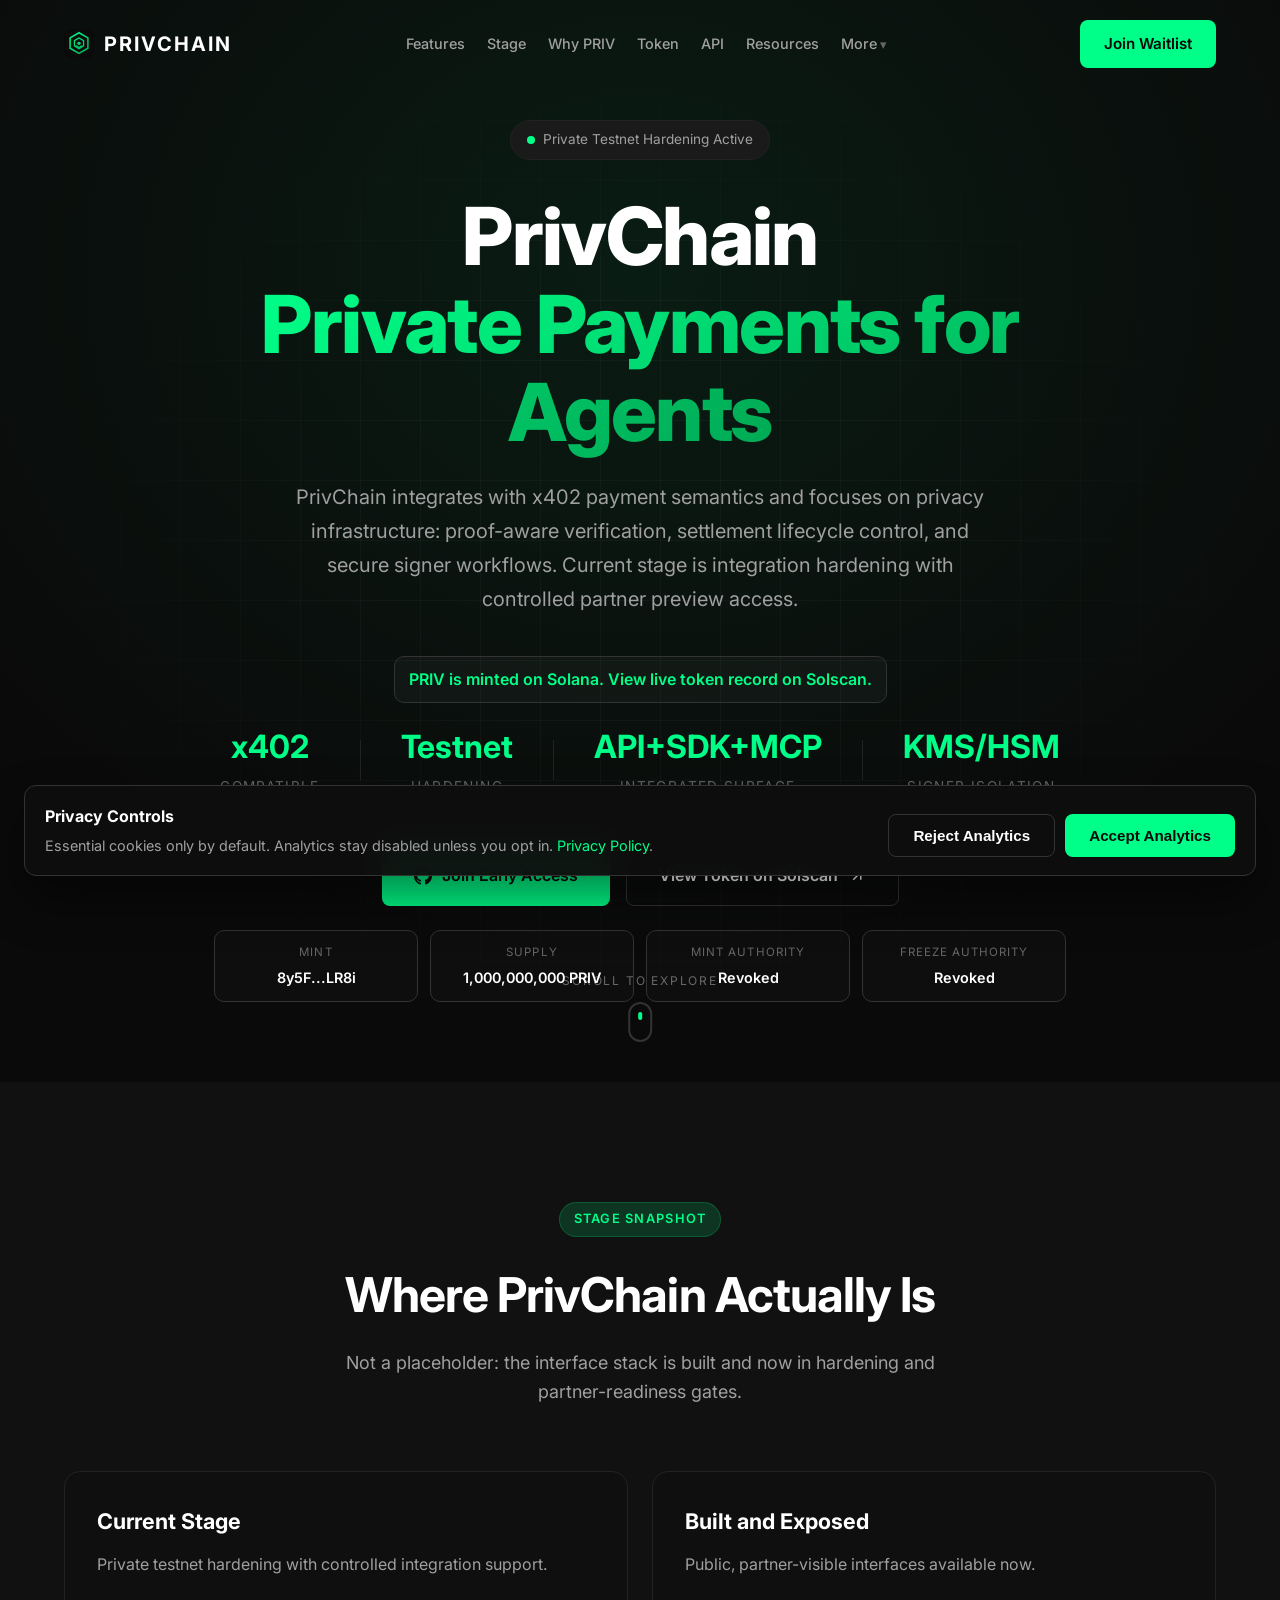
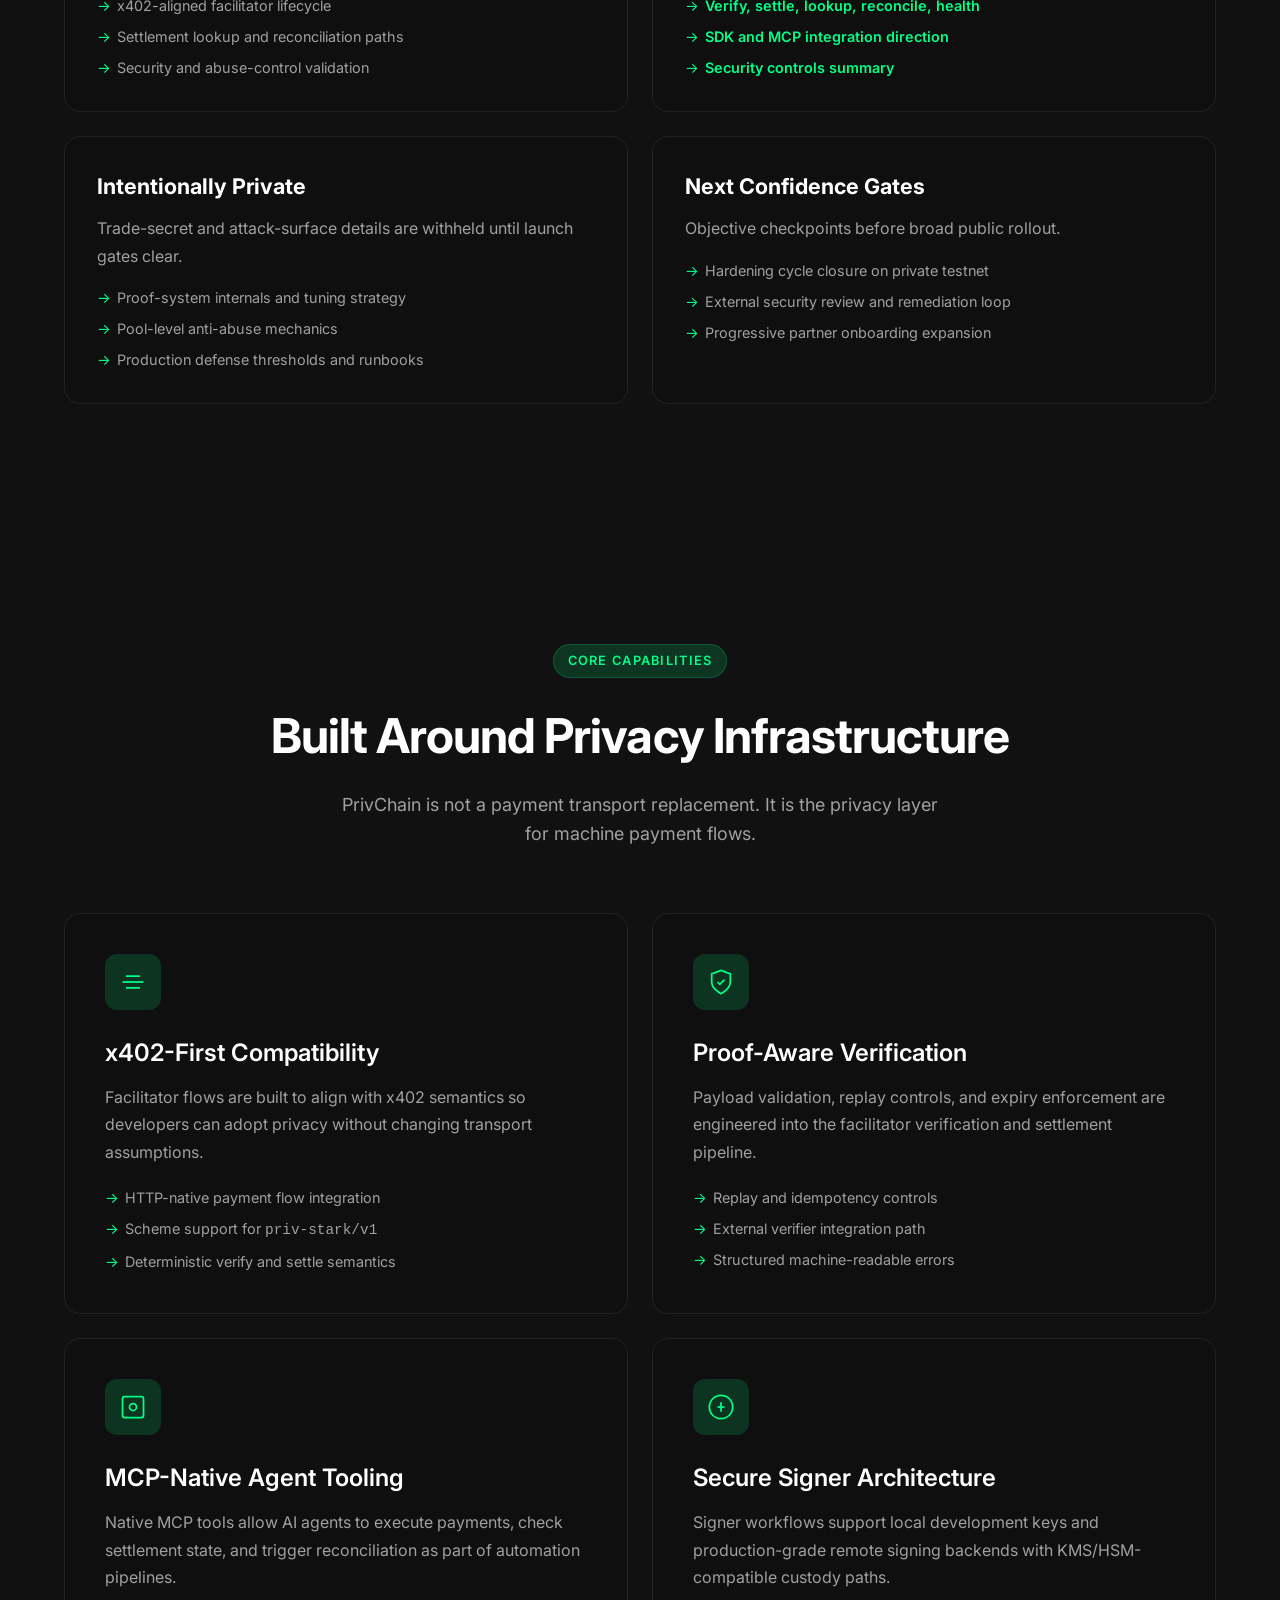
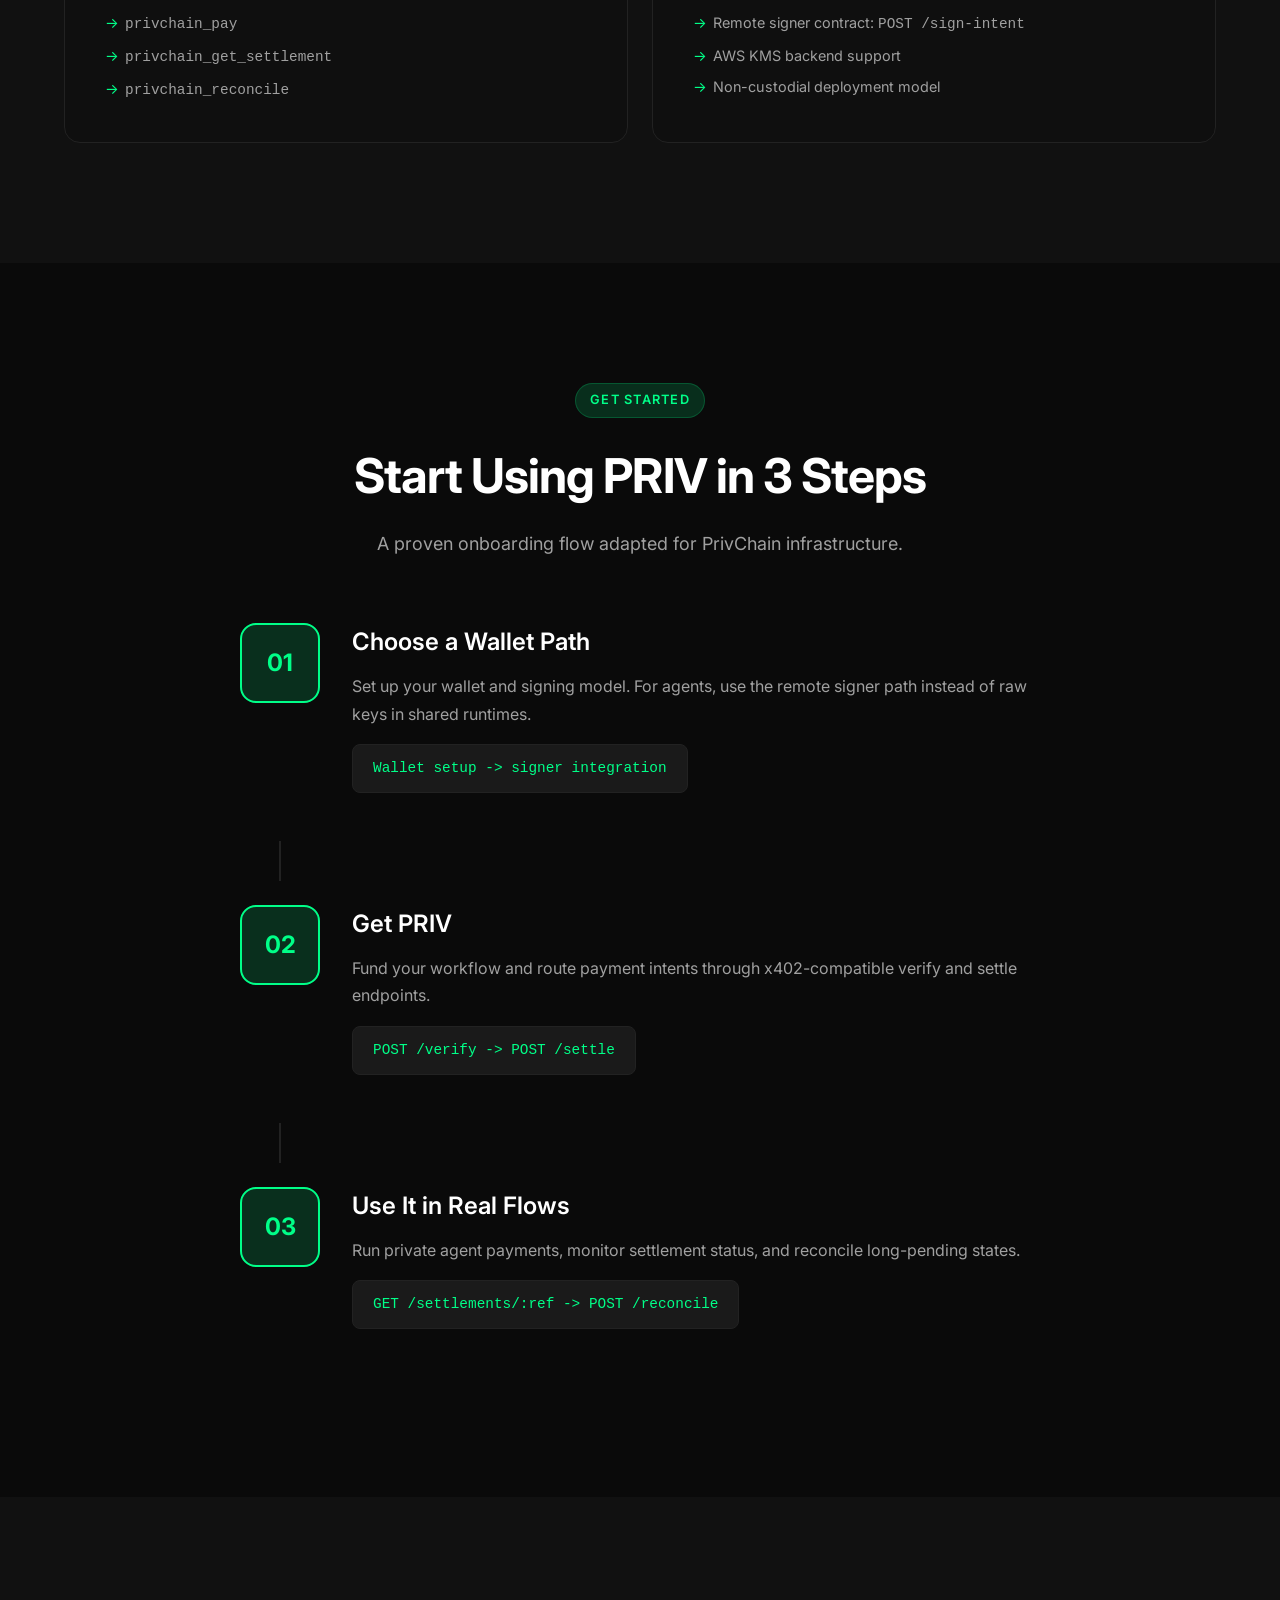
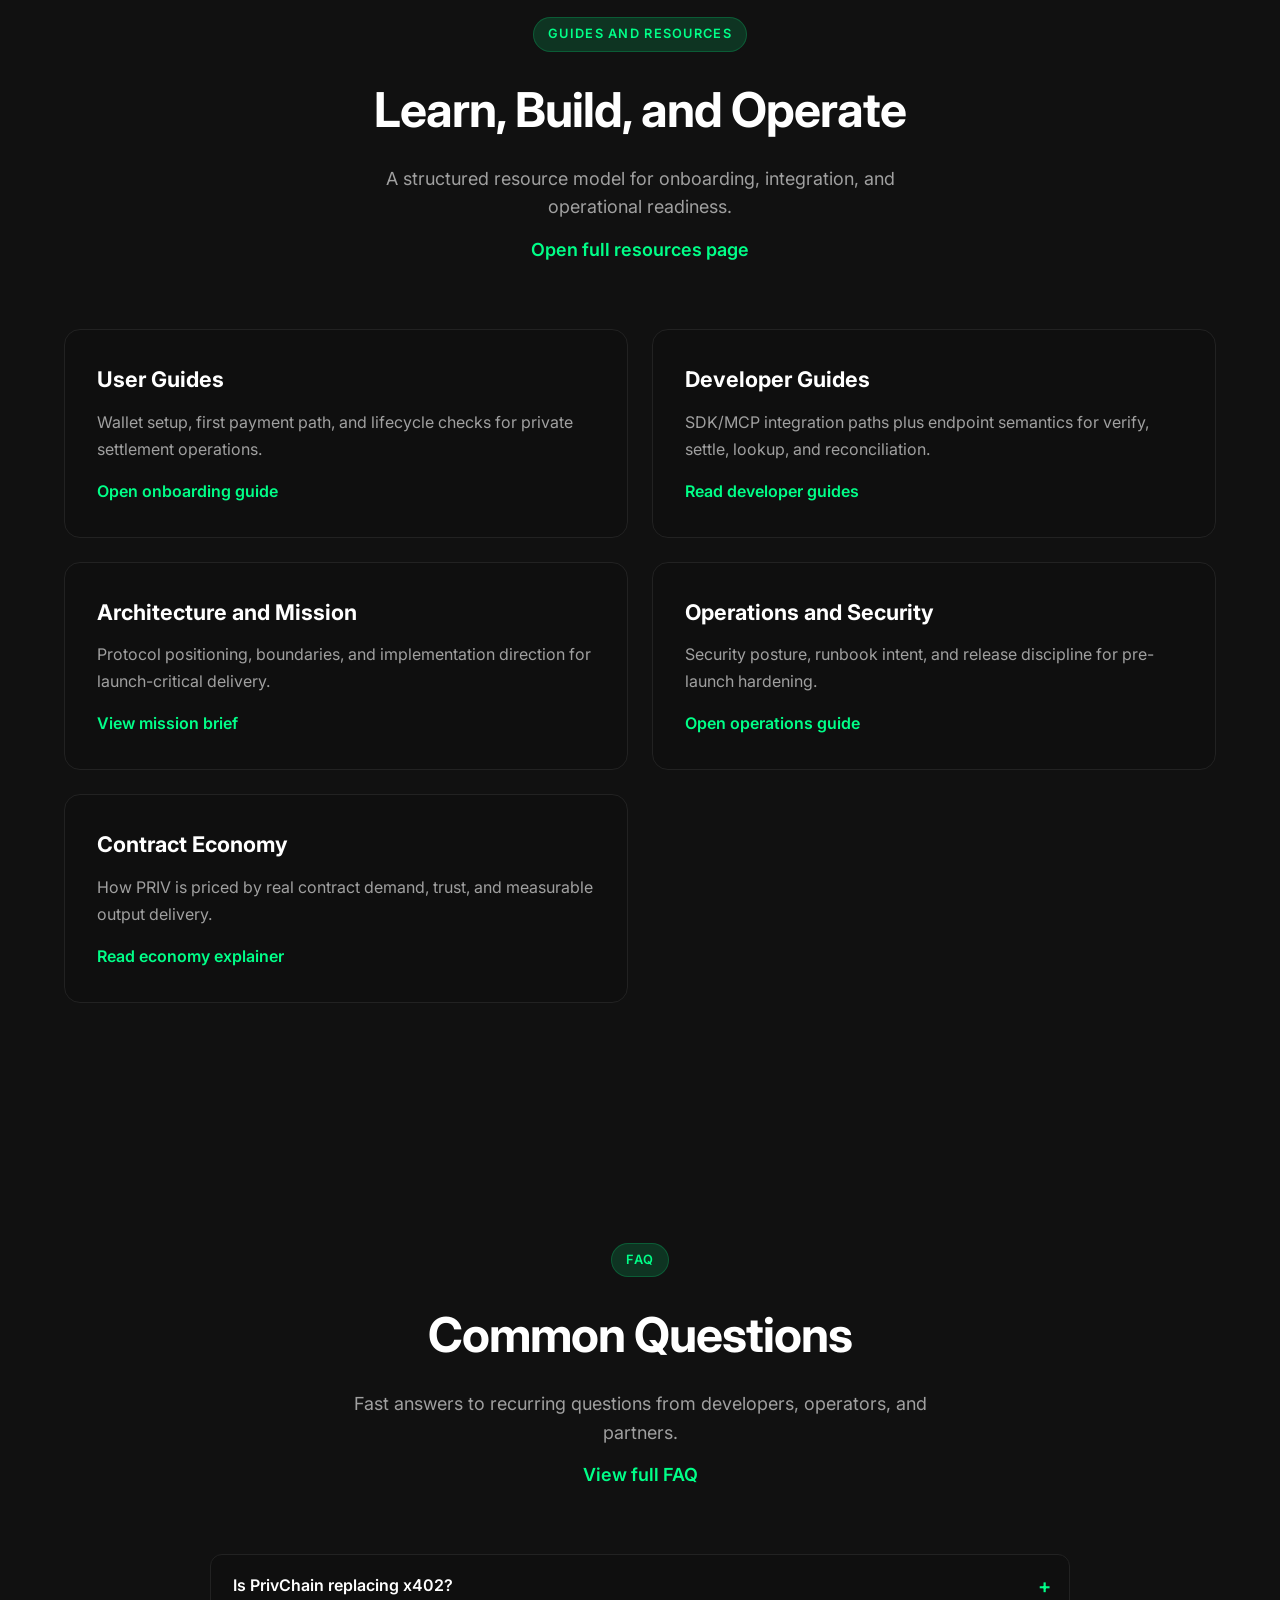
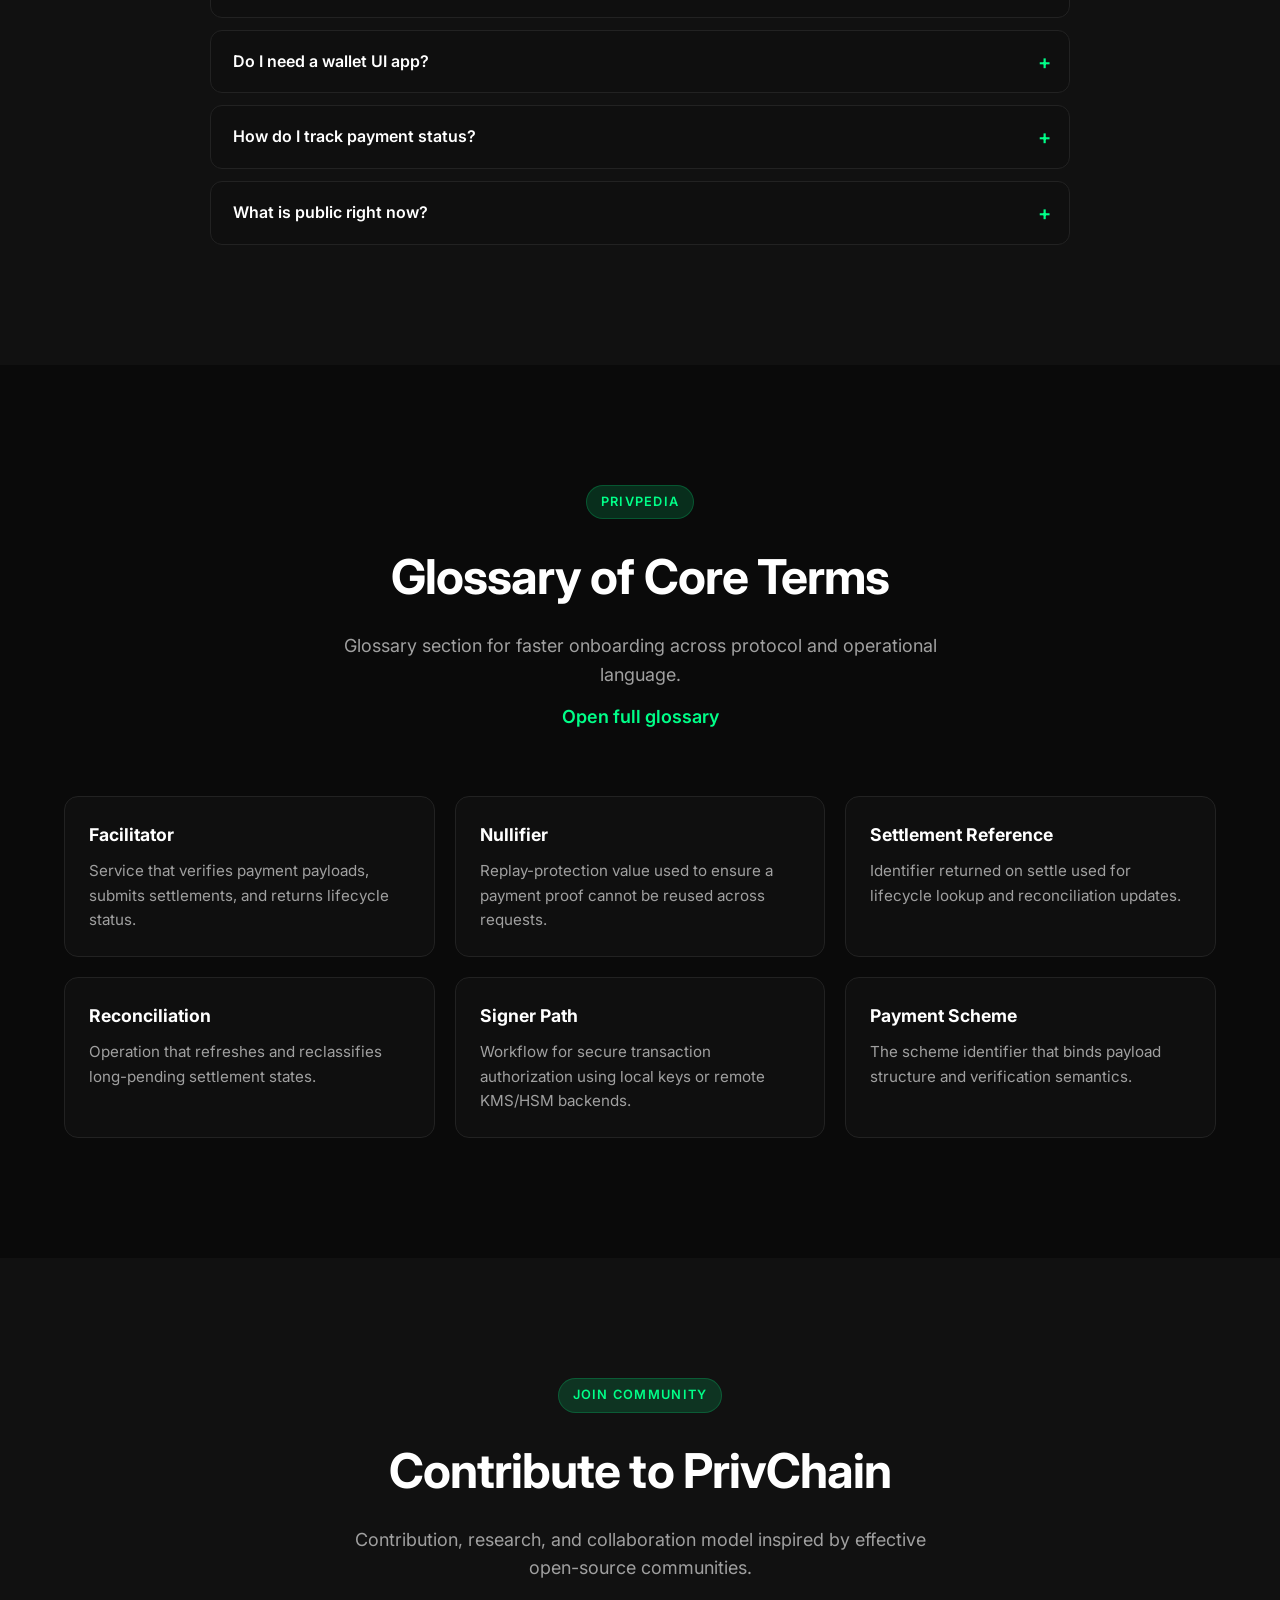
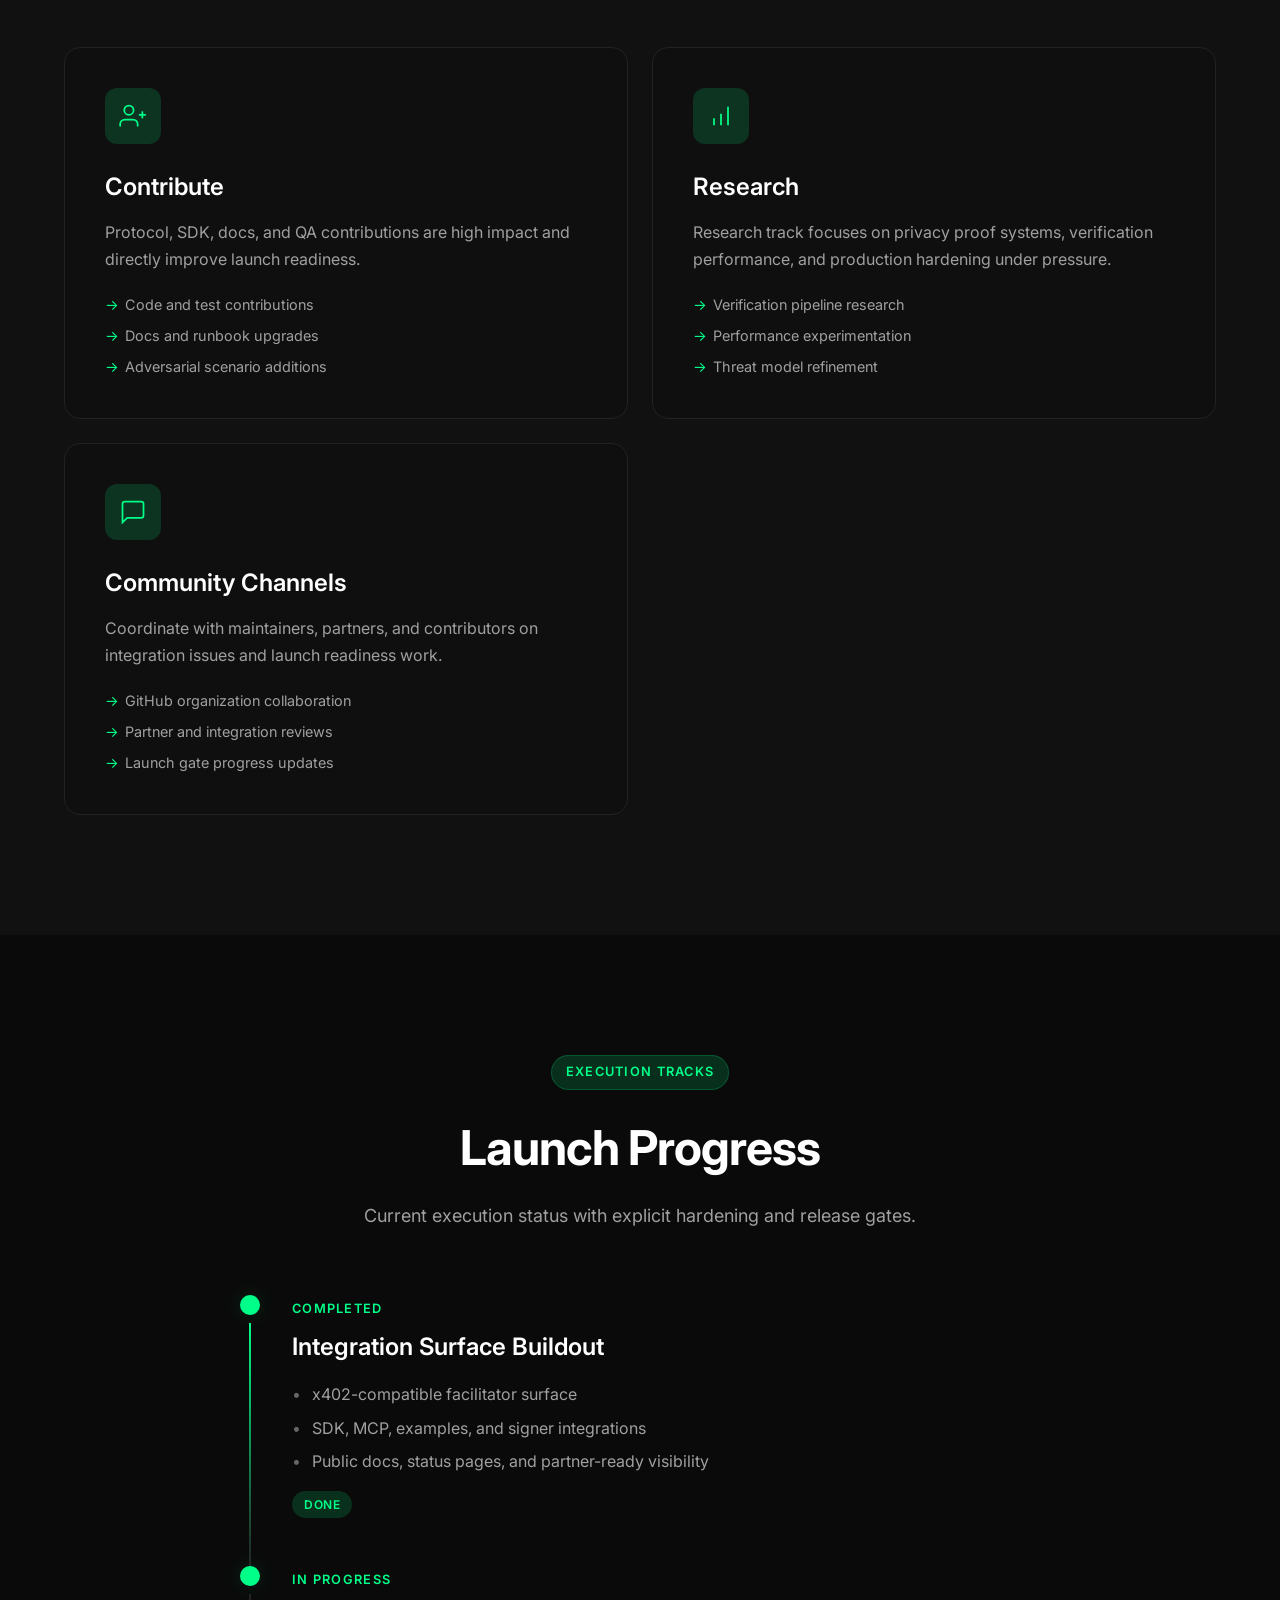
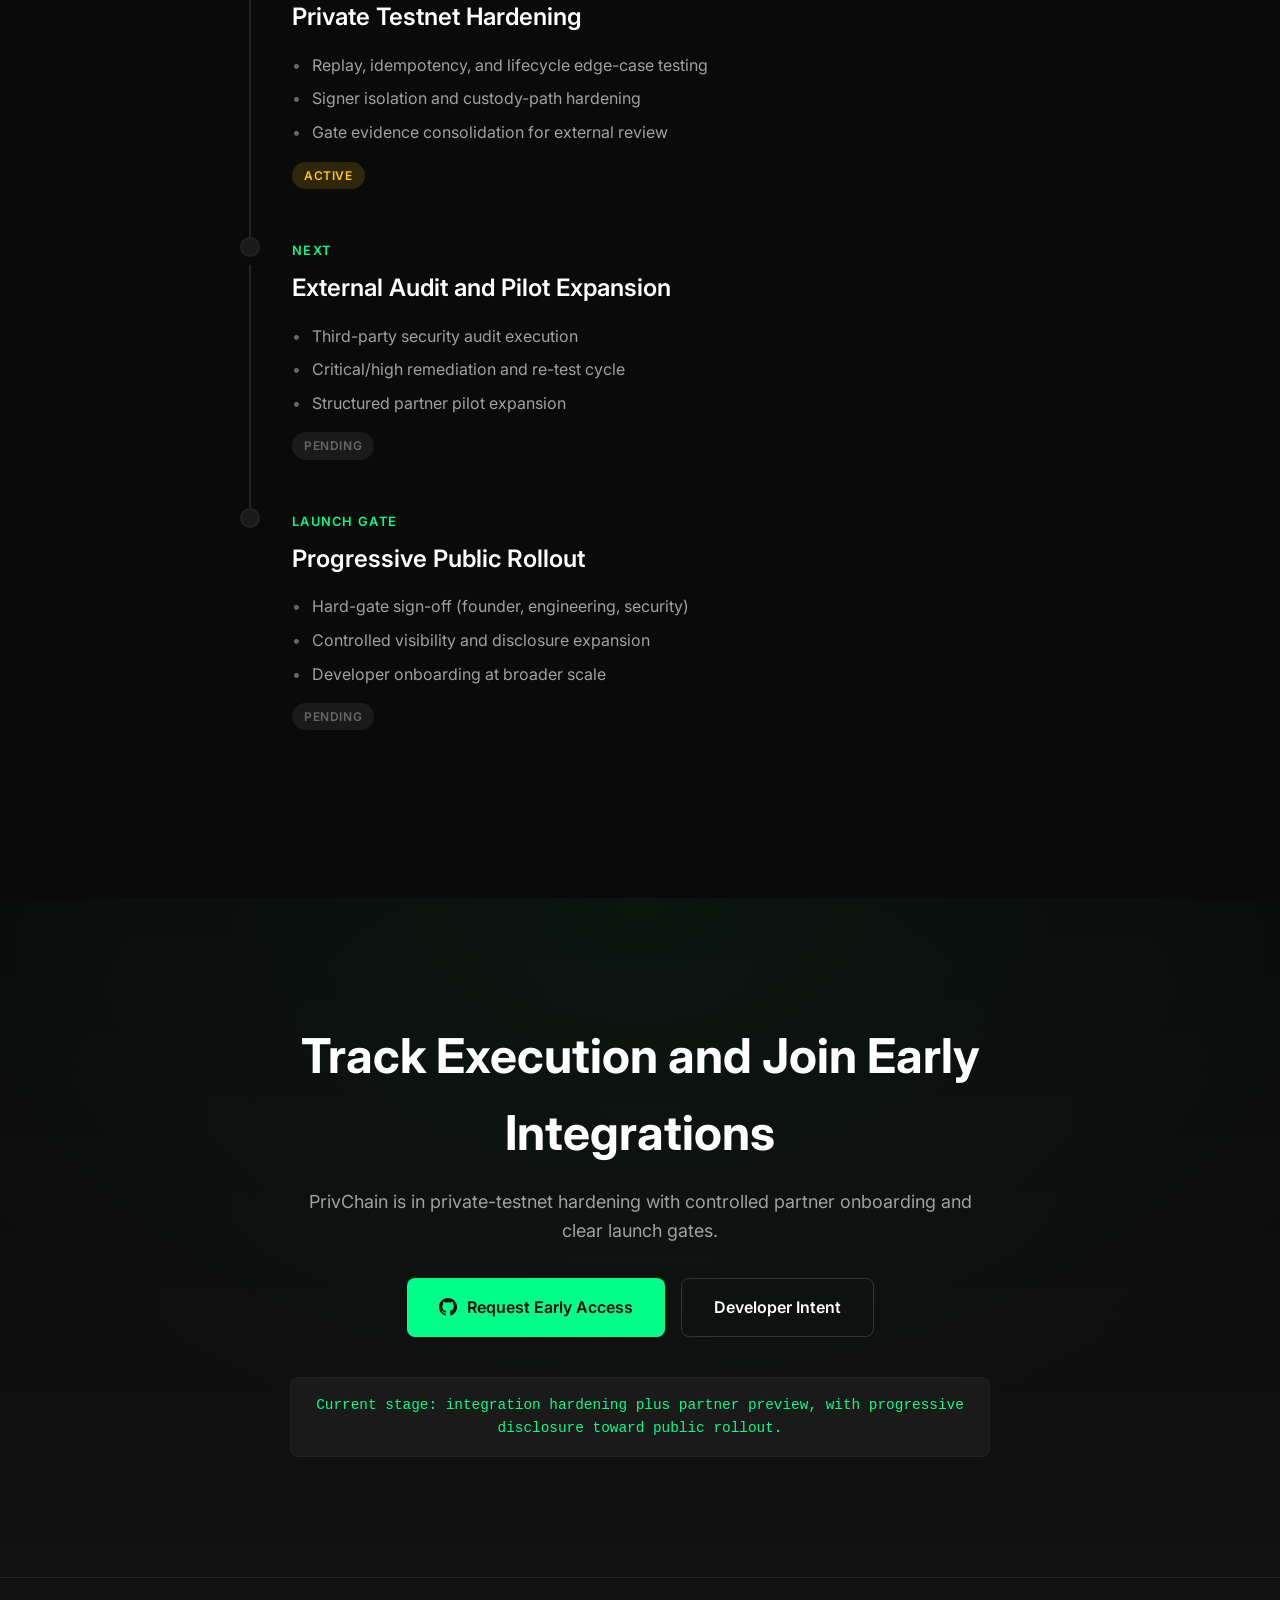
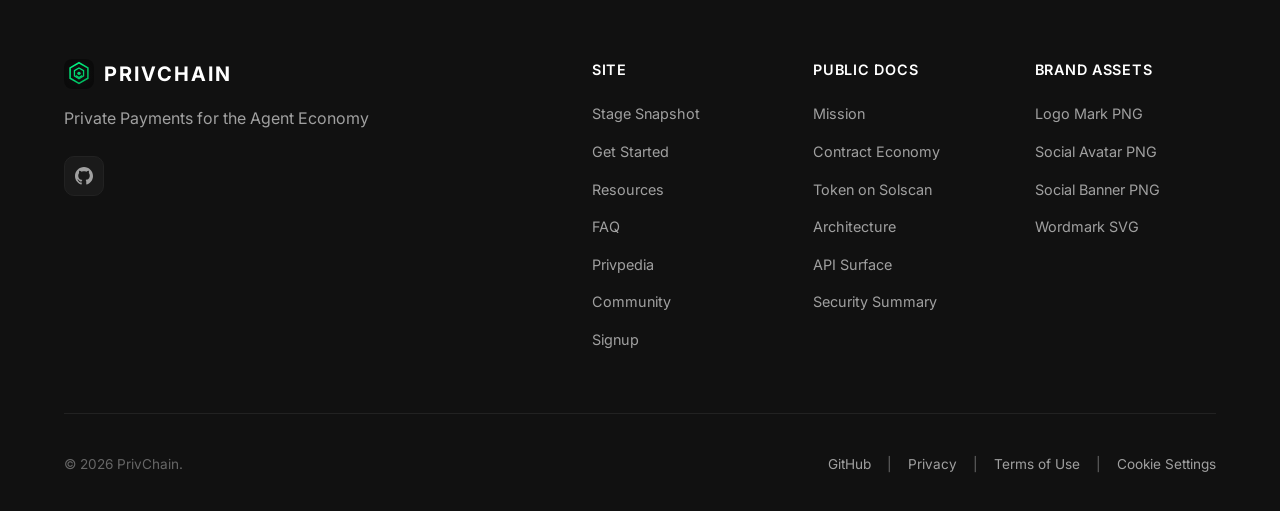
<file: index.html>
<!DOCTYPE html>
<html lang="en">
<head>
    <meta charset="UTF-8">
    <meta name="viewport" content="width=device-width, initial-scale=1.0">
    <meta name="description" content="PrivChain is x402-compatible privacy infrastructure in active private-testnet hardening for agent-to-agent and agent-to-service payments.">
    <meta name="robots" content="index,follow,max-image-preview:large,max-snippet:-1,max-video-preview:-1">
    <meta name="keywords" content="PrivChain, PRIV, x402, private payments, agent economy, MCP, KMS">
    <meta property="og:title" content="PrivChain | Private Payments for Agents">
    <meta property="og:description" content="x402-compatible privacy infrastructure with active hardening, secure signer workflows, and MCP-native tooling.">
    <meta property="og:type" content="website">
    <meta property="og:url" content="https://privchain.io/">
    <meta property="og:image" content="https://privchain.io/assets/brand/social-card-1200x630.png">
    <meta name="twitter:card" content="summary_large_image">
    <meta name="twitter:image" content="https://privchain.io/assets/brand/social-card-1200x630.png">
    <meta name="theme-color" content="#0a0a0a">
    <link rel="canonical" href="https://privchain.io/">
    <link rel="alternate" type="text/markdown" href="https://privchain.io/llms-full.txt">
    <link rel="apple-touch-icon" sizes="180x180" href="/assets/icons/apple-touch-icon.png">
    <link rel="icon" type="image/png" sizes="32x32" href="/assets/icons/favicon-32x32.png">
    <link rel="icon" type="image/png" sizes="16x16" href="/assets/icons/favicon-16x16.png">
    <link rel="manifest" href="/assets/icons/site.webmanifest">
    <link rel="mask-icon" href="/assets/icons/safari-pinned-tab.svg" color="#00ff88">
    <link rel="shortcut icon" href="/assets/icons/favicon.ico">
    <title>PrivChain | Private Payments for Agents</title>
    <link rel="preconnect" href="https://fonts.googleapis.com">
    <link rel="preconnect" href="https://fonts.gstatic.com" crossorigin>
    <link href="https://fonts.googleapis.com/css2?family=Inter:wght@300;400;500;600;700;800&amp;display=swap" rel="stylesheet">
    <link rel="stylesheet" href="styles.css">
    <script type="application/ld+json">
    {
      "@context": "https://schema.org",
      "@graph": [
        {
          "@type": "Organization",
          "@id": "https://privchain.io/#org",
          "name": "PrivChain",
          "url": "https://privchain.io/",
          "logo": "https://privchain.io/assets/brand/logo-mark-1024.png",
          "email": "hello@privchain.io",
          "sameAs": [
            "https://github.com/PrivChain"
          ],
          "description": "x402-compatible privacy infrastructure for agent payments."
        },
        {
          "@type": "WebSite",
          "@id": "https://privchain.io/#website",
          "url": "https://privchain.io/",
          "name": "PrivChain",
          "publisher": {
            "@id": "https://privchain.io/#org"
          },
          "inLanguage": "en"
        }
      ]
    }
    </script>
</head>
<body>
    <nav class="navbar">
        <div class="container nav-container">
            <a href="index.html" class="logo" aria-label="PrivChain Home">
                <img class="logo-image" src="assets/brand/logo-mark.svg" alt="PrivChain logo">
                <span class="logo-text">PRIVCHAIN</span>
            </a>
            <ul class="nav-links">
                <li><a href="#features">Features</a></li>
                <li><a href="#stage">Stage</a></li>
                <li><a href="contract-economy.html">Why PRIV</a></li>
                <li><a href="https://solscan.io/token/8y5FS4rvfVChPe9KTUj8EgKDnbrzwMPKhDpeyyAuLR8i" target="_blank" rel="noopener">Token</a></li>
                <li><a href="api.html">API</a></li>
                <li><a href="resources.html">Resources</a></li>
                <li>
                    <details class="nav-more">
                        <summary>More</summary>
                        <ul class="nav-more-menu">
                            <li><a href="faq.html">FAQ</a></li>
                            <li><a href="privpedia.html">Privpedia</a></li>
                            <li><a href="mission.html">Mission</a></li>
                            <li><a href="security.html">Security</a></li>
              <li><a href="developers.html">Developers</a></li>
                            <li><a href="#community">Community</a></li>
                            <li><a href="#roadmap">Execution</a></li>
                            <li><a href="signup.html">Signup</a></li>
                        </ul>
                    </details>
                </li>
            </ul>
            <a href="signup.html" class="btn btn-primary nav-cta" data-funnel-cta="nav">Join Waitlist</a>
            <button class="mobile-menu-btn" aria-label="Toggle menu">
                <span></span>
                <span></span>
                <span></span>
            </button>
        </div>
    </nav>

    <section class="hero">
        <div class="hero-bg">
            <div class="hero-gradient"></div>
            <div class="hero-grid"></div>
        </div>
        <div class="container hero-content">
            <div class="hero-badge">
                <span class="badge-dot"></span>
                Private Testnet Hardening Active
            </div>
            <h1 class="hero-title">
                PrivChain<br>
                <span class="gradient-text">Private Payments for Agents</span>
            </h1>
            <p class="hero-subtitle">
                PrivChain integrates with x402 payment semantics and focuses on privacy infrastructure: proof-aware verification, settlement lifecycle control, and secure signer workflows.
                Current stage is integration hardening with controlled partner preview access.
            </p>
            <p class="hero-token-link">
                <a href="https://solscan.io/token/8y5FS4rvfVChPe9KTUj8EgKDnbrzwMPKhDpeyyAuLR8i" target="_blank" rel="noopener">PRIV is minted on Solana. View live token record on Solscan.</a>
            </p>
            <div class="hero-stats">
                <div class="stat">
                    <span class="stat-value">x402</span>
                    <span class="stat-label">Compatible</span>
                </div>
                <div class="stat-divider"></div>
                <div class="stat">
                    <span class="stat-value">Testnet</span>
                    <span class="stat-label">Hardening</span>
                </div>
                <div class="stat-divider"></div>
                <div class="stat">
                    <span class="stat-value">API+SDK+MCP</span>
                    <span class="stat-label">Integrated Surface</span>
                </div>
                <div class="stat-divider"></div>
                <div class="stat">
                    <span class="stat-value">KMS/HSM</span>
                    <span class="stat-label">Signer Isolation</span>
                </div>
            </div>
            <div class="hero-cta">
                <a href="signup.html" class="btn btn-primary btn-lg" data-funnel-cta="hero">
                    <svg class="btn-icon" viewBox="0 0 24 24" fill="currentColor"><path d="M12 0c-6.626 0-12 5.373-12 12 0 5.302 3.438 9.8 8.207 11.387.599.111.793-.261.793-.577v-2.234c-3.338.726-4.033-1.416-4.033-1.416-.546-1.387-1.333-1.756-1.333-1.756-1.089-.745.083-.729.083-.729 1.205.084 1.839 1.237 1.839 1.237 1.07 1.834 2.807 1.304 3.492.997.107-.775.418-1.305.762-1.604-2.665-.305-5.467-1.334-5.467-5.931 0-1.311.469-2.381 1.236-3.221-.124-.303-.535-1.524.117-3.176 0 0 1.008-.322 3.301 1.23.957-.266 1.983-.399 3.003-.404 1.02.005 2.047.138 3.006.404 2.291-1.552 3.297-1.23 3.297-1.23.653 1.653.242 2.874.118 3.176.77.84 1.235 1.911 1.235 3.221 0 4.609-2.807 5.624-5.479 5.921.43.372.823 1.102.823 2.222v3.293c0 .319.192.694.801.576 4.765-1.589 8.199-6.086 8.199-11.386 0-6.627-5.373-12-12-12z"/></svg>
                    Join Early Access
                </a>
                <a href="https://solscan.io/token/8y5FS4rvfVChPe9KTUj8EgKDnbrzwMPKhDpeyyAuLR8i" target="_blank" rel="noopener" class="btn btn-secondary btn-lg">
                    View Token on Solscan
                    <svg class="btn-icon" viewBox="0 0 24 24" fill="none" stroke="currentColor" stroke-width="2"><path d="M7 17L17 7M17 7H7M17 7V17"/></svg>
                </a>
            </div>
            <div class="hero-token-proof">
                <div class="hero-token-proof-item">
                    <span class="hero-token-proof-label">Mint</span>
                    <span class="hero-token-proof-value">8y5F...LR8i</span>
                </div>
                <div class="hero-token-proof-item">
                    <span class="hero-token-proof-label">Supply</span>
                    <span class="hero-token-proof-value">1,000,000,000 PRIV</span>
                </div>
                <div class="hero-token-proof-item">
                    <span class="hero-token-proof-label">Mint Authority</span>
                    <span class="hero-token-proof-value">Revoked</span>
                </div>
                <div class="hero-token-proof-item">
                    <span class="hero-token-proof-label">Freeze Authority</span>
                    <span class="hero-token-proof-value">Revoked</span>
                </div>
            </div>
        </div>
        <div class="hero-scroll">
            <span>Scroll to explore</span>
            <div class="scroll-indicator"></div>
        </div>
    </section>

    <section id="stage" class="resource-hub">
        <div class="container">
            <div class="section-header">
                <span class="section-tag">Stage Snapshot</span>
                <h2 class="section-title">Where PrivChain Actually Is</h2>
                <p class="section-subtitle">Not a placeholder: the interface stack is built and now in hardening and partner-readiness gates.</p>
            </div>
            <div class="resource-grid">
                <article class="resource-card">
                    <h3>Current Stage</h3>
                    <p>Private testnet hardening with controlled integration support.</p>
                    <ul class="feature-list">
                        <li>x402-aligned facilitator lifecycle</li>
                        <li>Settlement lookup and reconciliation paths</li>
                        <li>Security and abuse-control validation</li>
                    </ul>
                </article>
                <article class="resource-card">
                    <h3>Built and Exposed</h3>
                    <p>Public, partner-visible interfaces available now.</p>
                    <ul class="feature-list">
                        <li><a href="api.html">Verify, settle, lookup, reconcile, health</a></li>
                        <li><a href="developers.html">SDK and MCP integration direction</a></li>
                        <li><a href="security.html">Security controls summary</a></li>
                    </ul>
                </article>
                <article class="resource-card">
                    <h3>Intentionally Private</h3>
                    <p>Trade-secret and attack-surface details are withheld until launch gates clear.</p>
                    <ul class="feature-list">
                        <li>Proof-system internals and tuning strategy</li>
                        <li>Pool-level anti-abuse mechanics</li>
                        <li>Production defense thresholds and runbooks</li>
                    </ul>
                </article>
                <article class="resource-card">
                    <h3>Next Confidence Gates</h3>
                    <p>Objective checkpoints before broad public rollout.</p>
                    <ul class="feature-list">
                        <li>Hardening cycle closure on private testnet</li>
                        <li>External security review and remediation loop</li>
                        <li>Progressive partner onboarding expansion</li>
                    </ul>
                </article>
            </div>
        </div>
    </section>

    <section id="features" class="features">
        <div class="container">
            <div class="section-header">
                <span class="section-tag">Core Capabilities</span>
                <h2 class="section-title">Built Around Privacy Infrastructure</h2>
                <p class="section-subtitle">PrivChain is not a payment transport replacement. It is the privacy layer for machine payment flows.</p>
            </div>
            <div class="features-grid">
                <div class="feature-card">
                    <div class="feature-icon">
                        <svg viewBox="0 0 24 24" fill="none" stroke="currentColor" stroke-width="1.5">
                            <path d="M3 12h18"/>
                            <path d="M6 7h12"/>
                            <path d="M6 17h12"/>
                        </svg>
                    </div>
                    <h3 class="feature-title">x402-First Compatibility</h3>
                    <p class="feature-description">Facilitator flows are built to align with x402 semantics so developers can adopt privacy without changing transport assumptions.</p>
                    <ul class="feature-list">
                        <li>HTTP-native payment flow integration</li>
                        <li>Scheme support for <code>priv-stark/v1</code></li>
                        <li>Deterministic verify and settle semantics</li>
                    </ul>
                </div>
                <div class="feature-card">
                    <div class="feature-icon">
                        <svg viewBox="0 0 24 24" fill="none" stroke="currentColor" stroke-width="1.5">
                            <path d="M12 22s8-4 8-10V5l-8-3-8 3v7c0 6 8 10 8 10z"/>
                            <path d="M9 12l2 2 4-4"/>
                        </svg>
                    </div>
                    <h3 class="feature-title">Proof-Aware Verification</h3>
                    <p class="feature-description">Payload validation, replay controls, and expiry enforcement are engineered into the facilitator verification and settlement pipeline.</p>
                    <ul class="feature-list">
                        <li>Replay and idempotency controls</li>
                        <li>External verifier integration path</li>
                        <li>Structured machine-readable errors</li>
                    </ul>
                </div>
                <div class="feature-card">
                    <div class="feature-icon">
                        <svg viewBox="0 0 24 24" fill="none" stroke="currentColor" stroke-width="1.5">
                            <rect x="3" y="3" width="18" height="18" rx="2"/>
                            <circle cx="12" cy="12" r="3"/>
                            <path d="M7 7h.01"/><path d="M17 17h.01"/>
                        </svg>
                    </div>
                    <h3 class="feature-title">MCP-Native Agent Tooling</h3>
                    <p class="feature-description">Native MCP tools allow AI agents to execute payments, check settlement state, and trigger reconciliation as part of automation pipelines.</p>
                    <ul class="feature-list">
                        <li><code>privchain_pay</code></li>
                        <li><code>privchain_get_settlement</code></li>
                        <li><code>privchain_reconcile</code></li>
                    </ul>
                </div>
                <div class="feature-card">
                    <div class="feature-icon">
                        <svg viewBox="0 0 24 24" fill="none" stroke="currentColor" stroke-width="1.5">
                            <circle cx="12" cy="12" r="10"/>
                            <path d="M12 8v8"/>
                            <path d="M9 12h6"/>
                        </svg>
                    </div>
                    <h3 class="feature-title">Secure Signer Architecture</h3>
                    <p class="feature-description">Signer workflows support local development keys and production-grade remote signing backends with KMS/HSM-compatible custody paths.</p>
                    <ul class="feature-list">
                        <li>Remote signer contract: <code>POST /sign-intent</code></li>
                        <li>AWS KMS backend support</li>
                        <li>Non-custodial deployment model</li>
                    </ul>
                </div>
            </div>
        </div>
    </section>

    <section id="get-started" class="how-it-works">
        <div class="container">
            <div class="section-header">
                <span class="section-tag">Get Started</span>
                <h2 class="section-title">Start Using PRIV in 3 Steps</h2>
                <p class="section-subtitle">A proven onboarding flow adapted for PrivChain infrastructure.</p>
            </div>
            <div class="steps-container">
                <div class="step">
                    <div class="step-number">01</div>
                    <div class="step-content">
                        <h3 class="step-title">Choose a Wallet Path</h3>
                        <p class="step-description">Set up your wallet and signing model. For agents, use the remote signer path instead of raw keys in shared runtimes.</p>
                        <code class="step-code">Wallet setup -> signer integration</code>
                    </div>
                </div>
                <div class="step-connector"></div>
                <div class="step">
                    <div class="step-number">02</div>
                    <div class="step-content">
                        <h3 class="step-title">Get PRIV</h3>
                        <p class="step-description">Fund your workflow and route payment intents through x402-compatible verify and settle endpoints.</p>
                        <code class="step-code">POST /verify -> POST /settle</code>
                    </div>
                </div>
                <div class="step-connector"></div>
                <div class="step">
                    <div class="step-number">03</div>
                    <div class="step-content">
                        <h3 class="step-title">Use It in Real Flows</h3>
                        <p class="step-description">Run private agent payments, monitor settlement status, and reconcile long-pending states.</p>
                        <code class="step-code">GET /settlements/:ref -> POST /reconcile</code>
                    </div>
                </div>
            </div>
        </div>
    </section>

    <section id="resources" class="resource-hub">
        <div class="container">
            <div class="section-header">
                <span class="section-tag">Guides and Resources</span>
                <h2 class="section-title">Learn, Build, and Operate</h2>
                <p class="section-subtitle">A structured resource model for onboarding, integration, and operational readiness.</p>
                <p class="section-subtitle" style="margin-top: 14px;"><a href="resources.html" style="color: var(--accent); font-weight: 600;">Open full resources page</a></p>
            </div>
            <div class="resource-grid">
                <article class="resource-card">
                    <h3>User Guides</h3>
                    <p>Wallet setup, first payment path, and lifecycle checks for private settlement operations.</p>
                    <a href="resources.html#user-guides">Open onboarding guide</a>
                </article>
                <article class="resource-card">
                    <h3>Developer Guides</h3>
                    <p>SDK/MCP integration paths plus endpoint semantics for verify, settle, lookup, and reconciliation.</p>
                    <a href="resources.html#developer-guides">Read developer guides</a>
                </article>
                <article class="resource-card">
                    <h3>Architecture and Mission</h3>
                    <p>Protocol positioning, boundaries, and implementation direction for launch-critical delivery.</p>
                    <a href="resources.html#reference-surfaces">View mission brief</a>
                </article>
                <article class="resource-card">
                    <h3>Operations and Security</h3>
                    <p>Security posture, runbook intent, and release discipline for pre-launch hardening.</p>
                    <a href="resources.html#operations">Open operations guide</a>
                </article>
                <article class="resource-card">
                    <h3>Contract Economy</h3>
                    <p>How PRIV is priced by real contract demand, trust, and measurable output delivery.</p>
                    <a href="contract-economy.html">Read economy explainer</a>
                </article>
            </div>
        </div>
    </section>

    <section id="faq" class="faq-section">
        <div class="container">
            <div class="section-header">
                <span class="section-tag">FAQ</span>
                <h2 class="section-title">Common Questions</h2>
                <p class="section-subtitle">Fast answers to recurring questions from developers, operators, and partners.</p>
                <p class="section-subtitle" style="margin-top: 14px;"><a href="faq.html" style="color: var(--accent); font-weight: 600;">View full FAQ</a></p>
            </div>
            <div class="faq-list">
                <details class="faq-item">
                    <summary>Is PrivChain replacing x402?</summary>
                    <p>No. PrivChain integrates with x402-compatible payment semantics and specializes in privacy infrastructure.</p>
                </details>
                <details class="faq-item">
                    <summary>Do I need a wallet UI app?</summary>
                    <p>Not required. Agent workflows can use SDK/MCP and external signer services directly.</p>
                </details>
                <details class="faq-item">
                    <summary>How do I track payment status?</summary>
                    <p>Use settlement lookup and reconciliation endpoints for lifecycle visibility and pending-state refresh.</p>
                </details>
                <details class="faq-item">
                    <summary>What is public right now?</summary>
                    <p>Public docs and interface-level surfaces are live, including API naming, integration direction, and stage tracking. Sensitive internals remain private until hardening and audit gates pass.</p>
                </details>
            </div>
        </div>
    </section>

    <section id="privpedia" class="glossary">
        <div class="container">
            <div class="section-header">
                <span class="section-tag">Privpedia</span>
                <h2 class="section-title">Glossary of Core Terms</h2>
                <p class="section-subtitle">Glossary section for faster onboarding across protocol and operational language.</p>
                <p class="section-subtitle" style="margin-top: 14px;"><a href="privpedia.html" style="color: var(--accent); font-weight: 600;">Open full glossary</a></p>
            </div>
            <div class="glossary-grid">
                <article class="glossary-item">
                    <h3>Facilitator</h3>
                    <p>Service that verifies payment payloads, submits settlements, and returns lifecycle status.</p>
                </article>
                <article class="glossary-item">
                    <h3>Nullifier</h3>
                    <p>Replay-protection value used to ensure a payment proof cannot be reused across requests.</p>
                </article>
                <article class="glossary-item">
                    <h3>Settlement Reference</h3>
                    <p>Identifier returned on settle used for lifecycle lookup and reconciliation updates.</p>
                </article>
                <article class="glossary-item">
                    <h3>Reconciliation</h3>
                    <p>Operation that refreshes and reclassifies long-pending settlement states.</p>
                </article>
                <article class="glossary-item">
                    <h3>Signer Path</h3>
                    <p>Workflow for secure transaction authorization using local keys or remote KMS/HSM backends.</p>
                </article>
                <article class="glossary-item">
                    <h3>Payment Scheme</h3>
                    <p>The scheme identifier that binds payload structure and verification semantics.</p>
                </article>
            </div>
        </div>
    </section>

    <section id="community" class="features">
        <div class="container">
            <div class="section-header">
                <span class="section-tag">Join Community</span>
                <h2 class="section-title">Contribute to PrivChain</h2>
                <p class="section-subtitle">Contribution, research, and collaboration model inspired by effective open-source communities.</p>
            </div>
            <div class="features-grid">
                <div class="feature-card">
                    <div class="feature-icon">
                        <svg viewBox="0 0 24 24" fill="none" stroke="currentColor" stroke-width="1.5">
                            <path d="M16 21v-2a4 4 0 0 0-4-4H5a4 4 0 0 0-4 4v2"/>
                            <circle cx="8.5" cy="7" r="4"/>
                            <path d="M20 8v6"/><path d="M23 11h-6"/>
                        </svg>
                    </div>
                    <h3 class="feature-title">Contribute</h3>
                    <p class="feature-description">Protocol, SDK, docs, and QA contributions are high impact and directly improve launch readiness.</p>
                    <ul class="feature-list">
                        <li>Code and test contributions</li>
                        <li>Docs and runbook upgrades</li>
                        <li>Adversarial scenario additions</li>
                    </ul>
                </div>
                <div class="feature-card">
                    <div class="feature-icon">
                        <svg viewBox="0 0 24 24" fill="none" stroke="currentColor" stroke-width="1.5">
                            <path d="M12 20V10"/><path d="M18 20V4"/><path d="M6 20v-6"/>
                        </svg>
                    </div>
                    <h3 class="feature-title">Research</h3>
                    <p class="feature-description">Research track focuses on privacy proof systems, verification performance, and production hardening under pressure.</p>
                    <ul class="feature-list">
                        <li>Verification pipeline research</li>
                        <li>Performance experimentation</li>
                        <li>Threat model refinement</li>
                    </ul>
                </div>
                <div class="feature-card">
                    <div class="feature-icon">
                        <svg viewBox="0 0 24 24" fill="none" stroke="currentColor" stroke-width="1.5">
                            <path d="M21 15a2 2 0 0 1-2 2H7l-4 4V5a2 2 0 0 1 2-2h14a2 2 0 0 1 2 2z"/>
                        </svg>
                    </div>
                    <h3 class="feature-title">Community Channels</h3>
                    <p class="feature-description">Coordinate with maintainers, partners, and contributors on integration issues and launch readiness work.</p>
                    <ul class="feature-list">
                        <li>GitHub organization collaboration</li>
                        <li>Partner and integration reviews</li>
                        <li>Launch gate progress updates</li>
                    </ul>
                </div>
            </div>
        </div>
    </section>

    <section id="roadmap" class="roadmap">
        <div class="container">
            <div class="section-header">
                <span class="section-tag">Execution Tracks</span>
                <h2 class="section-title">Launch Progress</h2>
                <p class="section-subtitle">Current execution status with explicit hardening and release gates.</p>
            </div>
            <div class="timeline">
                <div class="timeline-item active">
                    <div class="timeline-marker">
                        <div class="marker-dot"></div>
                        <div class="marker-line"></div>
                    </div>
                    <div class="timeline-content">
                        <span class="timeline-date">Completed</span>
                        <h3 class="timeline-title">Integration Surface Buildout</h3>
                        <ul class="timeline-list">
                            <li>x402-compatible facilitator surface</li>
                            <li>SDK, MCP, examples, and signer integrations</li>
                            <li>Public docs, status pages, and partner-ready visibility</li>
                        </ul>
                        <span class="timeline-status completed">Done</span>
                    </div>
                </div>
                <div class="timeline-item current">
                    <div class="timeline-marker">
                        <div class="marker-dot"></div>
                        <div class="marker-line"></div>
                    </div>
                    <div class="timeline-content">
                        <span class="timeline-date">In Progress</span>
                        <h3 class="timeline-title">Private Testnet Hardening</h3>
                        <ul class="timeline-list">
                            <li>Replay, idempotency, and lifecycle edge-case testing</li>
                            <li>Signer isolation and custody-path hardening</li>
                            <li>Gate evidence consolidation for external review</li>
                        </ul>
                        <span class="timeline-status in-progress">Active</span>
                    </div>
                </div>
                <div class="timeline-item">
                    <div class="timeline-marker">
                        <div class="marker-dot"></div>
                        <div class="marker-line"></div>
                    </div>
                    <div class="timeline-content">
                        <span class="timeline-date">Next</span>
                        <h3 class="timeline-title">External Audit and Pilot Expansion</h3>
                        <ul class="timeline-list">
                            <li>Third-party security audit execution</li>
                            <li>Critical/high remediation and re-test cycle</li>
                            <li>Structured partner pilot expansion</li>
                        </ul>
                        <span class="timeline-status upcoming">Pending</span>
                    </div>
                </div>
                <div class="timeline-item">
                    <div class="timeline-marker">
                        <div class="marker-dot"></div>
                    </div>
                    <div class="timeline-content">
                        <span class="timeline-date">Launch Gate</span>
                        <h3 class="timeline-title">Progressive Public Rollout</h3>
                        <ul class="timeline-list">
                            <li>Hard-gate sign-off (founder, engineering, security)</li>
                            <li>Controlled visibility and disclosure expansion</li>
                            <li>Developer onboarding at broader scale</li>
                        </ul>
                        <span class="timeline-status upcoming">Pending</span>
                    </div>
                </div>
            </div>
        </div>
    </section>

    <section class="cta-section">
        <div class="container">
            <div class="cta-content">
                <h2 class="cta-title">Track Execution and Join Early Integrations</h2>
                <p class="cta-subtitle">PrivChain is in private-testnet hardening with controlled partner onboarding and clear launch gates.</p>
                <div class="cta-buttons">
                    <a href="signup.html" class="btn btn-primary btn-lg" data-funnel-cta="bottom">
                        <svg class="btn-icon" viewBox="0 0 24 24" fill="currentColor"><path d="M12 0c-6.626 0-12 5.373-12 12 0 5.302 3.438 9.8 8.207 11.387.599.111.793-.261.793-.577v-2.234c-3.338.726-4.033-1.416-4.033-1.416-.546-1.387-1.333-1.756-1.333-1.756-1.089-.745.083-.729.083-.729 1.205.084 1.839 1.237 1.839 1.237 1.07 1.834 2.807 1.304 3.492.997.107-.775.418-1.305.762-1.604-2.665-.305-5.467-1.334-5.467-5.931 0-1.311.469-2.381 1.236-3.221-.124-.303-.535-1.524.117-3.176 0 0 1.008-.322 3.301 1.23.957-.266 1.983-.399 3.003-.404 1.02.005 2.047.138 3.006.404 2.291-1.552 3.297-1.23 3.297-1.23.653 1.653.242 2.874.118 3.176.77.84 1.235 1.911 1.235 3.221 0 4.609-2.807 5.624-5.479 5.921.43.372.823 1.102.823 2.222v3.293c0 .319.192.694.801.576 4.765-1.589 8.199-6.086 8.199-11.386 0-6.627-5.373-12-12-12z"/></svg>
                        Request Early Access
                    </a>
                    <a href="developers.html" class="btn btn-secondary btn-lg">Developer Intent</a>
                </div>
                <div class="cta-code">
                    <code>Current stage: integration hardening plus partner preview, with progressive disclosure toward public rollout.</code>
                </div>
            </div>
        </div>
    </section>

    <footer class="footer">
        <div class="container">
            <div class="footer-main">
                <div class="footer-brand">
                    <a href="index.html" class="logo" aria-label="PrivChain Home">
                        <img class="logo-image" src="assets/brand/logo-mark.svg" alt="PrivChain logo">
                        <span class="logo-text">PRIVCHAIN</span>
                    </a>
                    <p class="footer-tagline">Private Payments for the Agent Economy</p>
                    <div class="footer-social">
                        <a href="https://github.com/PrivChain" target="_blank" rel="noopener" aria-label="GitHub">
                            <svg viewBox="0 0 24 24" fill="currentColor"><path d="M12 0c-6.626 0-12 5.373-12 12 0 5.302 3.438 9.8 8.207 11.387.599.111.793-.261.793-.577v-2.234c-3.338.726-4.033-1.416-4.033-1.416-.546-1.387-1.333-1.756-1.333-1.756-1.089-.745.083-.729.083-.729 1.205.084 1.839 1.237 1.839 1.237 1.07 1.834 2.807 1.304 3.492.997.107-.775.418-1.305.762-1.604-2.665-.305-5.467-1.334-5.467-5.931 0-1.311.469-2.381 1.236-3.221-.124-.303-.535-1.524.117-3.176 0 0 1.008-.322 3.301 1.23.957-.266 1.983-.399 3.003-.404 1.02.005 2.047.138 3.006.404 2.291-1.552 3.297-1.23 3.297-1.23.653 1.653.242 2.874.118 3.176.77.84 1.235 1.911 1.235 3.221 0 4.609-2.807 5.624-5.479 5.921.43.372.823 1.102.823 2.222v3.293c0 .319.192.694.801.576 4.765-1.589 8.199-6.086 8.199-11.386 0-6.627-5.373-12-12-12z"/></svg>
                        </a>
                    </div>
                </div>
                <div class="footer-links">
                    <div class="footer-column">
                        <h4>Site</h4>
                        <ul>
                            <li><a href="#stage">Stage Snapshot</a></li>
                            <li><a href="#get-started">Get Started</a></li>
                            <li><a href="resources.html">Resources</a></li>
                            <li><a href="faq.html">FAQ</a></li>
                            <li><a href="privpedia.html">Privpedia</a></li>
                            <li><a href="#community">Community</a></li>
                            <li><a href="signup.html">Signup</a></li>
                        </ul>
                    </div>
                    <div class="footer-column">
                        <h4>Public Docs</h4>
                        <ul>
                            <li><a href="mission.html">Mission</a></li>
                            <li><a href="contract-economy.html">Contract Economy</a></li>
                            <li><a href="https://solscan.io/token/8y5FS4rvfVChPe9KTUj8EgKDnbrzwMPKhDpeyyAuLR8i" target="_blank" rel="noopener">Token on Solscan</a></li>
                            <li><a href="architecture.html">Architecture</a></li>
                            <li><a href="api.html">API Surface</a></li>
                            <li><a href="security.html">Security Summary</a></li>
                        </ul>
                    </div>
                    <div class="footer-column">
                        <h4>Brand Assets</h4>
                        <ul>
                            <li><a href="assets/brand/logo-mark-1024.png">Logo Mark PNG</a></li>
                            <li><a href="assets/brand/social-avatar-1024.png">Social Avatar PNG</a></li>
                            <li><a href="assets/brand/social-banner-1500x500.png">Social Banner PNG</a></li>
                            <li><a href="assets/brand/logo-wordmark.svg">Wordmark SVG</a></li>
                        </ul>
                    </div>
                </div>
            </div>
            <div class="footer-bottom">
                <p>&copy; 2026 PrivChain.</p>
                <div class="footer-legal">
                    <a href="https://github.com/PrivChain" target="_blank" rel="noopener">GitHub</a>
                    <span>|</span>
                    <a href="privacy.html">Privacy</a>
                    <span>|</span>
                    <a href="terms.html">Terms of Use</a>
                    <span>|</span>
                    <a href="#cookie-settings" data-open-consent>Cookie Settings</a>
                </div>
            </div>
        </div>
    </footer>

    <script src="assets/js/funnel.js"></script>
    <script>
        document.querySelector('.mobile-menu-btn').addEventListener('click', function() {
            document.querySelector('.nav-links').classList.toggle('active');
            this.classList.toggle('active');
        });

        document.querySelectorAll('a[href^="#"]').forEach(anchor => {
            anchor.addEventListener('click', function(e) {
                e.preventDefault();
                const target = document.querySelector(this.getAttribute('href'));
                if (target) {
                    target.scrollIntoView({ behavior: 'smooth', block: 'start' });
                    document.querySelector('.nav-links').classList.remove('active');
                    document.querySelector('.mobile-menu-btn').classList.remove('active');
                }
            });
        });

        window.addEventListener('scroll', function() {
            const navbar = document.querySelector('.navbar');
            if (window.scrollY > 50) {
                navbar.classList.add('scrolled');
            } else {
                navbar.classList.remove('scrolled');
            }
        });

        const observer = new IntersectionObserver((entries) => {
            entries.forEach(entry => {
                if (entry.isIntersecting) {
                    entry.target.classList.add('animate');
                }
            });
        }, { threshold: 0.1 });

        document.querySelectorAll('.feature-card, .resource-card, .step, .timeline-item, .glossary-item').forEach(el => {
            observer.observe(el);
        });
    </script>
  <script src="assets/js/consent.js"></script>
  <script src="assets/js/analytics-config.js"></script>
  <script src="assets/js/analytics.js"></script>
</body>
</html>
</file>
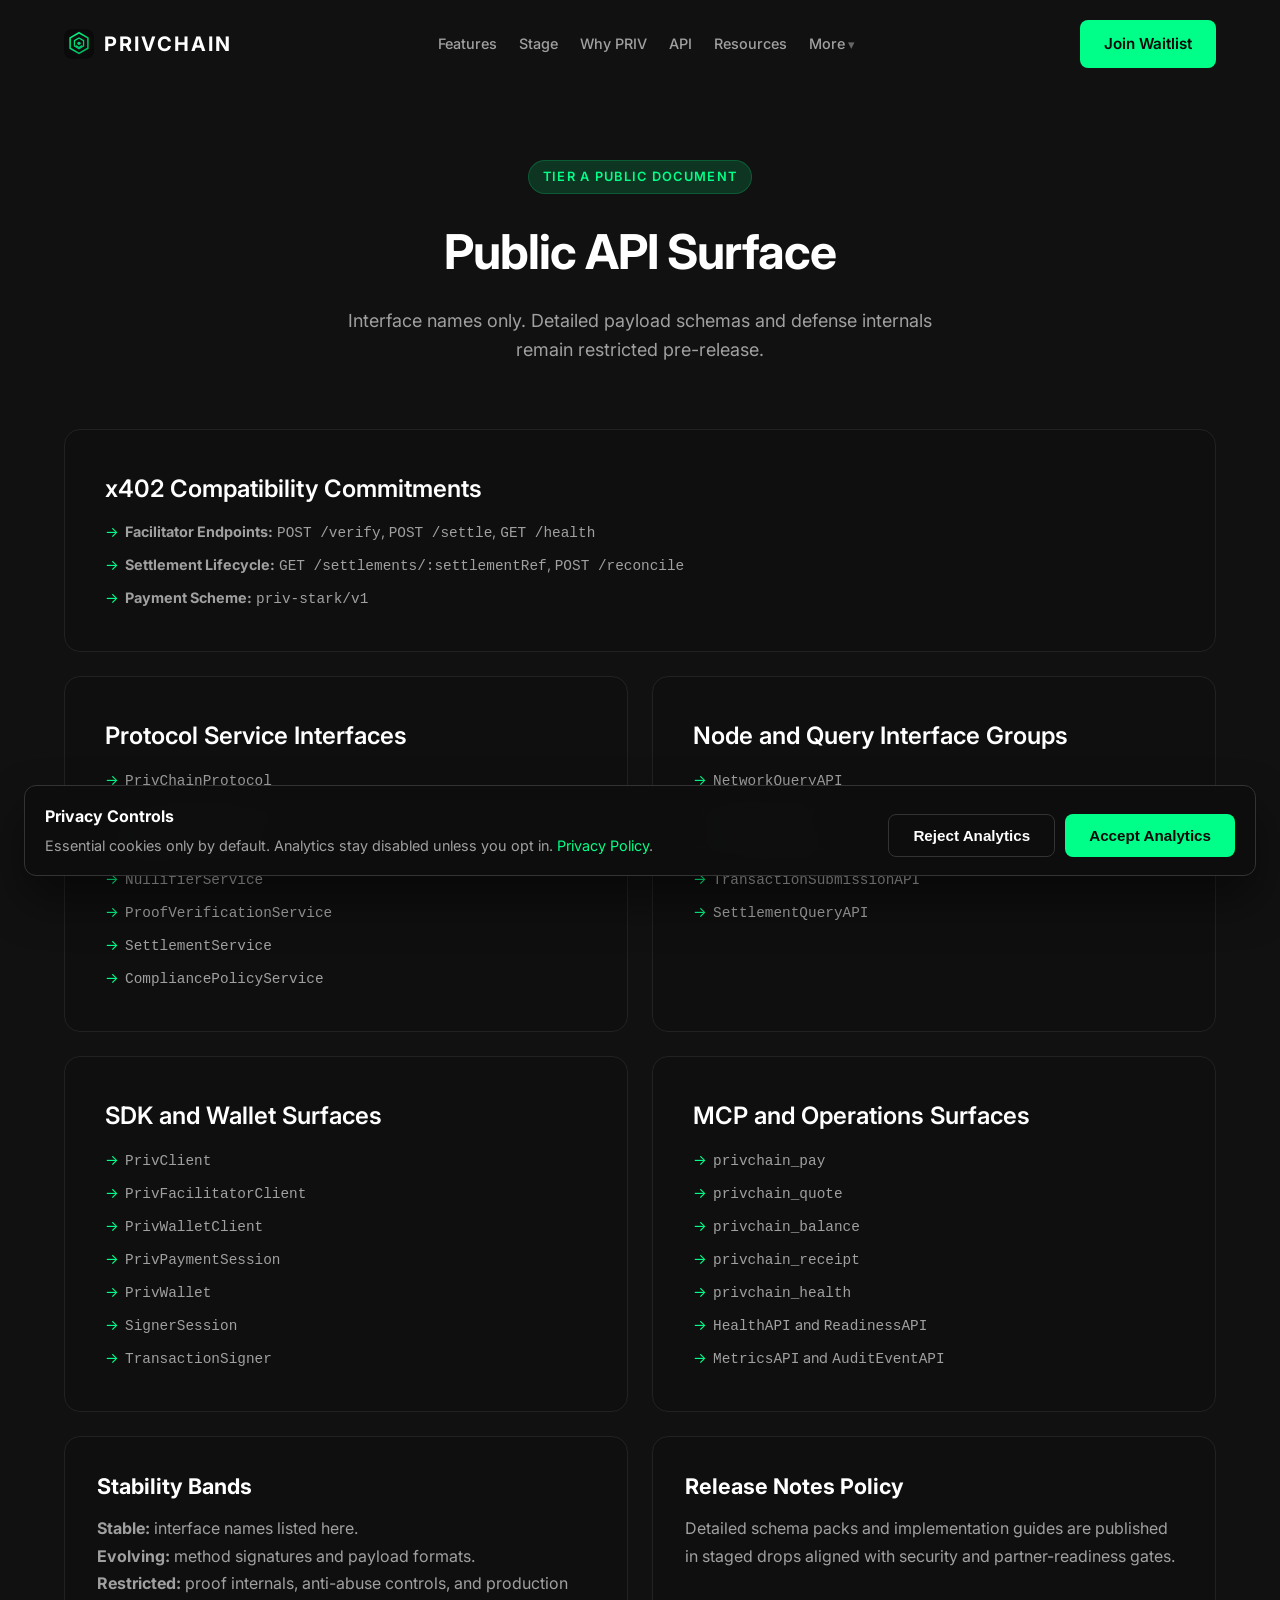
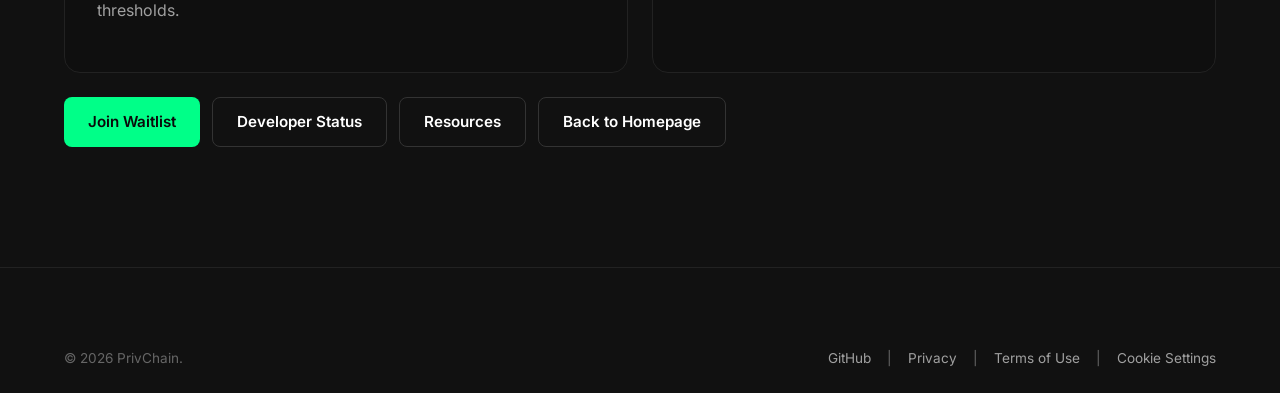
<file: api.html>
<!DOCTYPE html>
<html lang="en">
<head>
  <meta charset="UTF-8">
  <meta name="viewport" content="width=device-width, initial-scale=1.0">
  <meta name="description" content="PrivChain public API surface with interface names only for facilitator, protocol, SDK, wallet, and MCP tools.">
  <meta name="robots" content="index,follow,max-image-preview:large,max-snippet:-1,max-video-preview:-1">
  <meta name="keywords" content="PrivChain API, x402, priv-stark, MCP, wallet signing, private payments">
  <meta property="og:title" content="PrivChain API Surface">
  <meta property="og:description" content="Public interface names for integration planning, with implementation internals intentionally withheld pre-release.">
  <meta property="og:type" content="website">
  <meta property="og:url" content="https://privchain.io/api.html">
  <meta property="og:image" content="https://privchain.io/assets/brand/social-card-api-1200x630.png">
  <meta name="twitter:card" content="summary_large_image">
  <meta name="twitter:title" content="PrivChain API Surface">
  <meta name="twitter:description" content="Interface names only across facilitator, SDK, MCP, wallet, and observability surfaces.">
  <meta name="twitter:image" content="https://privchain.io/assets/brand/social-card-api-1200x630.png">
  <meta name="theme-color" content="#0a0a0a">
  <link rel="canonical" href="https://privchain.io/api.html">
  <link rel="alternate" type="text/markdown" href="https://privchain.io/llms-full.txt">
  <link rel="apple-touch-icon" sizes="180x180" href="/assets/icons/apple-touch-icon.png">
  <link rel="icon" type="image/png" sizes="32x32" href="/assets/icons/favicon-32x32.png">
  <link rel="icon" type="image/png" sizes="16x16" href="/assets/icons/favicon-16x16.png">
  <link rel="manifest" href="/assets/icons/site.webmanifest">
  <link rel="mask-icon" href="/assets/icons/safari-pinned-tab.svg" color="#00ff88">
  <link rel="shortcut icon" href="/assets/icons/favicon.ico">
  <title>PrivChain API Surface</title>
  <link rel="preconnect" href="https://fonts.googleapis.com">
  <link rel="preconnect" href="https://fonts.gstatic.com" crossorigin>
  <link href="https://fonts.googleapis.com/css2?family=Inter:wght@300;400;500;600;700;800&amp;display=swap" rel="stylesheet">
  <link rel="stylesheet" href="styles.css">
</head>
<body>
  <nav class="navbar">
    <div class="container nav-container">
      <a href="index.html" class="logo" aria-label="PrivChain Home">
        <img class="logo-image" src="assets/brand/logo-mark.svg" alt="PrivChain logo">
        <span class="logo-text">PRIVCHAIN</span>
      </a>
      <ul class="nav-links">
        <li><a href="index.html#features">Features</a></li>
        <li><a href="index.html#stage">Stage</a></li>
        <li><a href="contract-economy.html">Why PRIV</a></li>
        <li><a href="api.html">API</a></li>
        <li><a href="resources.html">Resources</a></li>
        <li>
          <details class="nav-more">
            <summary>More</summary>
            <ul class="nav-more-menu">
              <li><a href="faq.html">FAQ</a></li>
              <li><a href="privpedia.html">Privpedia</a></li>
              <li><a href="mission.html">Mission</a></li>
              <li><a href="security.html">Security</a></li>
              <li><a href="developers.html">Developers</a></li>
              <li><a href="index.html#community">Community</a></li>
              <li><a href="index.html#roadmap">Execution</a></li>
              <li><a href="signup.html">Signup</a></li>
            </ul>
          </details>
        </li>
      </ul>
      <a href="signup.html" class="btn btn-primary nav-cta" data-funnel-cta="nav">Join Waitlist</a>
      <button class="mobile-menu-btn" aria-label="Toggle menu">
        <span></span>
        <span></span>
        <span></span>
      </button>
    </div>
  </nav>

  <section class="resource-hub" style="padding-top: 160px; min-height: 100vh;">
    <div class="container">
      <div class="section-header">
        <span class="section-tag">Tier A Public Document</span>
        <h1 class="section-title">Public API Surface</h1>
        <p class="section-subtitle">Interface names only. Detailed payload schemas and defense internals remain restricted pre-release.</p>
      </div>

      <div class="feature-card" style="opacity: 1; transform: none; margin-bottom: 24px;">
        <h3 class="feature-title">x402 Compatibility Commitments</h3>
        <ul class="feature-list">
          <li><strong>Facilitator Endpoints:</strong> <code>POST /verify</code>, <code>POST /settle</code>, <code>GET /health</code></li>
          <li><strong>Settlement Lifecycle:</strong> <code>GET /settlements/:settlementRef</code>, <code>POST /reconcile</code></li>
          <li><strong>Payment Scheme:</strong> <code>priv-stark/v1</code></li>
        </ul>
      </div>

      <div class="features-grid" style="margin-bottom: 24px;">
        <div class="feature-card" style="opacity: 1; transform: none;">
          <h3 class="feature-title">Protocol Service Interfaces</h3>
          <ul class="feature-list">
            <li><code>PrivChainProtocol</code></li>
            <li><code>PrivacyPoolService</code></li>
            <li><code>CommitmentService</code></li>
            <li><code>NullifierService</code></li>
            <li><code>ProofVerificationService</code></li>
            <li><code>SettlementService</code></li>
            <li><code>CompliancePolicyService</code></li>
          </ul>
        </div>

        <div class="feature-card" style="opacity: 1; transform: none;">
          <h3 class="feature-title">Node and Query Interface Groups</h3>
          <ul class="feature-list">
            <li><code>NetworkQueryAPI</code></li>
            <li><code>PoolQueryAPI</code></li>
            <li><code>ProofQueryAPI</code></li>
            <li><code>TransactionSubmissionAPI</code></li>
            <li><code>SettlementQueryAPI</code></li>
          </ul>
        </div>

        <div class="feature-card" style="opacity: 1; transform: none;">
          <h3 class="feature-title">SDK and Wallet Surfaces</h3>
          <ul class="feature-list">
            <li><code>PrivClient</code></li>
            <li><code>PrivFacilitatorClient</code></li>
            <li><code>PrivWalletClient</code></li>
            <li><code>PrivPaymentSession</code></li>
            <li><code>PrivWallet</code></li>
            <li><code>SignerSession</code></li>
            <li><code>TransactionSigner</code></li>
          </ul>
        </div>

        <div class="feature-card" style="opacity: 1; transform: none;">
          <h3 class="feature-title">MCP and Operations Surfaces</h3>
          <ul class="feature-list">
            <li><code>privchain_pay</code></li>
            <li><code>privchain_quote</code></li>
            <li><code>privchain_balance</code></li>
            <li><code>privchain_receipt</code></li>
            <li><code>privchain_health</code></li>
            <li><code>HealthAPI</code> and <code>ReadinessAPI</code></li>
            <li><code>MetricsAPI</code> and <code>AuditEventAPI</code></li>
          </ul>
        </div>
      </div>

      <div class="resource-grid" style="margin-bottom: 24px;">
        <article class="resource-card" style="opacity: 1; transform: none;">
          <h3>Stability Bands</h3>
          <p><strong>Stable:</strong> interface names listed here.<br><strong>Evolving:</strong> method signatures and payload formats.<br><strong>Restricted:</strong> proof internals, anti-abuse controls, and production thresholds.</p>
        </article>
        <article class="resource-card" style="opacity: 1; transform: none;">
          <h3>Release Notes Policy</h3>
          <p>Detailed schema packs and implementation guides are published in staged drops aligned with security and partner-readiness gates.</p>
        </article>
      </div>

      <div style="display: flex; gap: 12px; flex-wrap: wrap;">
        <a class="btn btn-primary" href="signup.html" data-funnel-cta="api_page">Join Waitlist</a>
        <a class="btn btn-secondary" href="developers.html">Developer Status</a>
        <a class="btn btn-secondary" href="resources.html">Resources</a>
        <a class="btn btn-secondary" href="index.html">Back to Homepage</a>
      </div>
    </div>
  </section>

  <footer class="footer">
    <div class="container">
      <div class="footer-bottom" style="border-top: none; padding-top: 0;">
        <p>&copy; 2026 PrivChain.</p>
        <div class="footer-legal">
          <a href="https://github.com/PrivChain" target="_blank" rel="noopener">GitHub</a>
          <span>|</span>
          <a href="privacy.html">Privacy</a>
          <span>|</span>
          <a href="terms.html">Terms of Use</a>
          <span>|</span>
          <a href="#cookie-settings" data-open-consent>Cookie Settings</a>
        </div>
      </div>
    </div>
  </footer>
  <script src="assets/js/funnel.js"></script>

  <script>
    document.querySelector('.mobile-menu-btn').addEventListener('click', function() {
      document.querySelector('.nav-links').classList.toggle('active');
      this.classList.toggle('active');
    });

    window.addEventListener('scroll', function() {
      const navbar = document.querySelector('.navbar');
      if (window.scrollY > 50) {
        navbar.classList.add('scrolled');
      } else {
        navbar.classList.remove('scrolled');
      }
    });
  </script>
  <script src="assets/js/consent.js"></script>
  <script src="assets/js/analytics-config.js"></script>
  <script src="assets/js/analytics.js"></script>
</body>
</html>
</file>
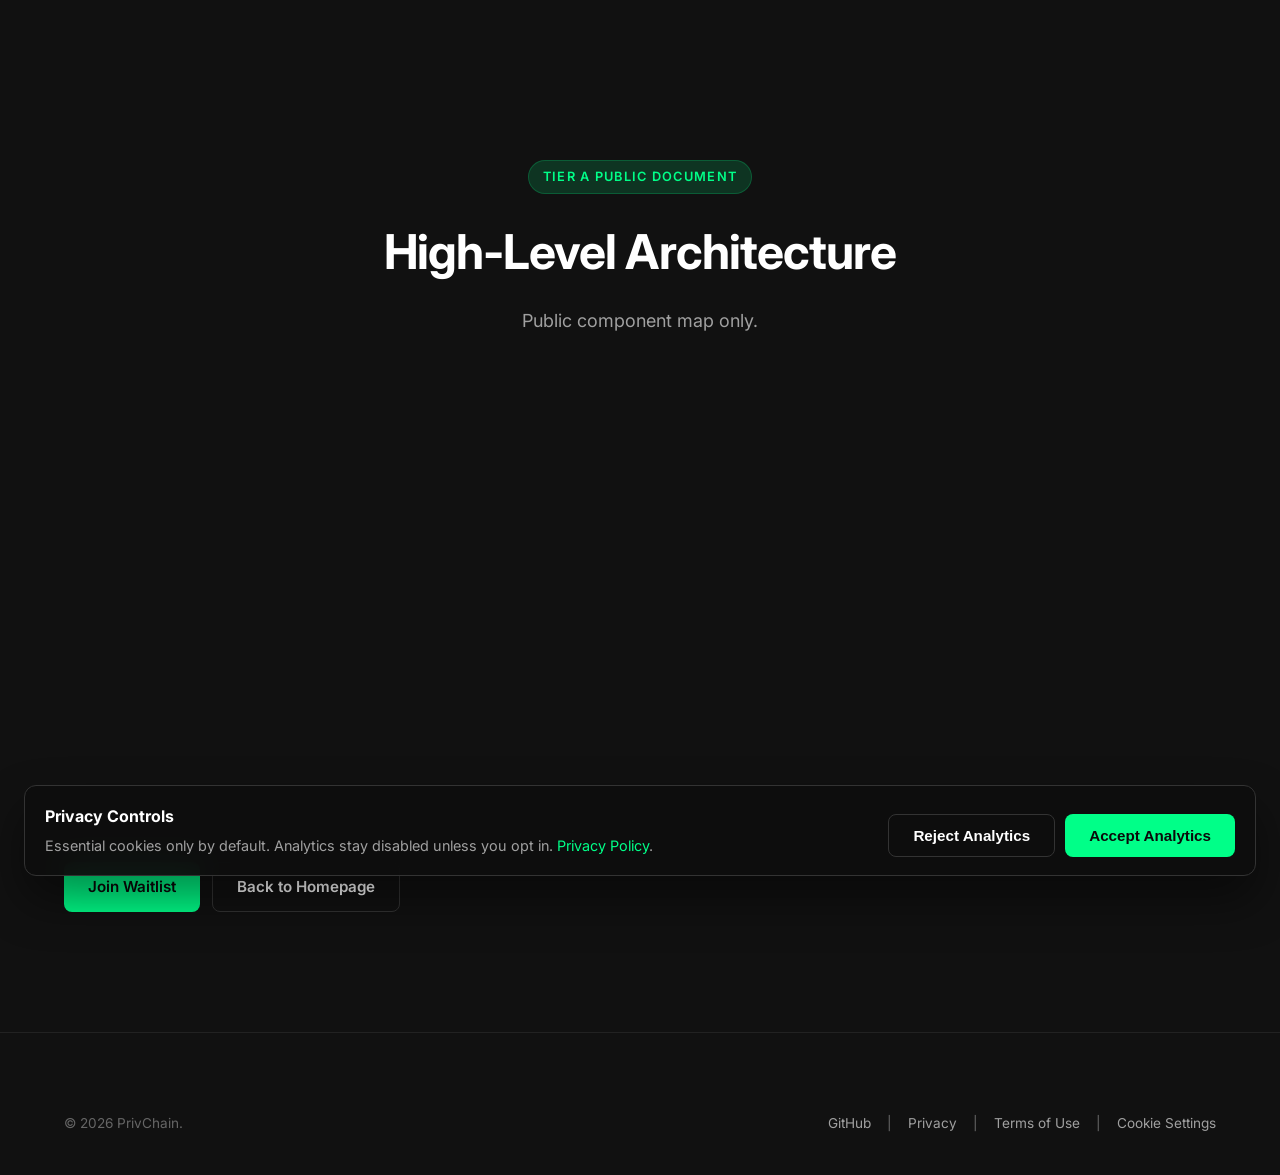
<file: architecture.html>
<!DOCTYPE html>
<html lang="en">
<head>
  <meta charset="UTF-8">
  <meta name="viewport" content="width=device-width, initial-scale=1.0">
  <meta name="description" content="PrivChain high-level architecture covering facilitator, SDK/MCP stack, and signer service boundaries.">
  <meta name="robots" content="index,follow,max-image-preview:large,max-snippet:-1,max-video-preview:-1">
  <meta property="og:title" content="PrivChain Architecture">
  <meta property="og:description" content="Public component map for privacy-focused x402-compatible payments.">
  <meta property="og:type" content="website">
  <meta property="og:url" content="https://privchain.io/architecture.html">
  <meta property="og:image" content="https://privchain.io/assets/brand/social-card-architecture-1200x630.png">
  <meta name="twitter:card" content="summary_large_image">
  <meta name="twitter:title" content="PrivChain Architecture">
  <meta name="twitter:description" content="Facilitator, SDK/MCP, and signer architecture overview.">
  <meta name="twitter:image" content="https://privchain.io/assets/brand/social-card-architecture-1200x630.png">
  <meta name="theme-color" content="#0a0a0a">
  <link rel="canonical" href="https://privchain.io/architecture.html">
  <link rel="alternate" type="text/markdown" href="https://privchain.io/llms-full.txt">
  <title>PrivChain Architecture</title>
  <link rel="preconnect" href="https://fonts.googleapis.com">
  <link rel="preconnect" href="https://fonts.gstatic.com" crossorigin>
  <link href="https://fonts.googleapis.com/css2?family=Inter:wght@300;400;500;600;700;800&amp;display=swap" rel="stylesheet">
  <link rel="stylesheet" href="styles.css">
</head>
<body>
<section class="features" style="padding-top:160px;min-height:100vh;"><div class="container"><div class="section-header"><span class="section-tag">Tier A Public Document</span><h1 class="section-title">High-Level Architecture</h1><p class="section-subtitle">Public component map only.</p></div>
<div class="features-grid">
<div class="feature-card"><h3 class="feature-title">Protocol Facilitator</h3><p class="feature-description">x402-compatible verify, settle, reconciliation, and settlement lifecycle interfaces.</p></div>
<div class="feature-card"><h3 class="feature-title">SDKs and MCP</h3><p class="feature-description">TypeScript and Python SDKs plus MCP tools for agent-native payment workflows.</p></div>
<div class="feature-card"><h3 class="feature-title">Signer Service</h3><p class="feature-description">Non-custodial signer interface with KMS/HSM-compatible backend path.</p></div>
</div><div style="margin-top:24px;display:flex;gap:12px;flex-wrap:wrap;"><a class="btn btn-primary" href="signup.html" data-funnel-cta="architecture_page">Join Waitlist</a><a class="btn btn-secondary" href="index.html">Back to Homepage</a></div></div></section>
  <footer class="footer">
    <div class="container">
      <div class="footer-bottom" style="border-top: none; padding-top: 0;">
        <p>&copy; 2026 PrivChain.</p>
        <div class="footer-legal">
          <a href="https://github.com/PrivChain" target="_blank" rel="noopener">GitHub</a>
          <span>|</span>
          <a href="privacy.html">Privacy</a>
          <span>|</span>
          <a href="terms.html">Terms of Use</a>
          <span>|</span>
          <a href="#cookie-settings" data-open-consent>Cookie Settings</a>
        </div>
      </div>
    </div>
  </footer>
  <script src="assets/js/funnel.js"></script>
  <script src="assets/js/consent.js"></script>
  <script src="assets/js/analytics-config.js"></script>
  <script src="assets/js/analytics.js"></script>
</body>
</html>
</file>
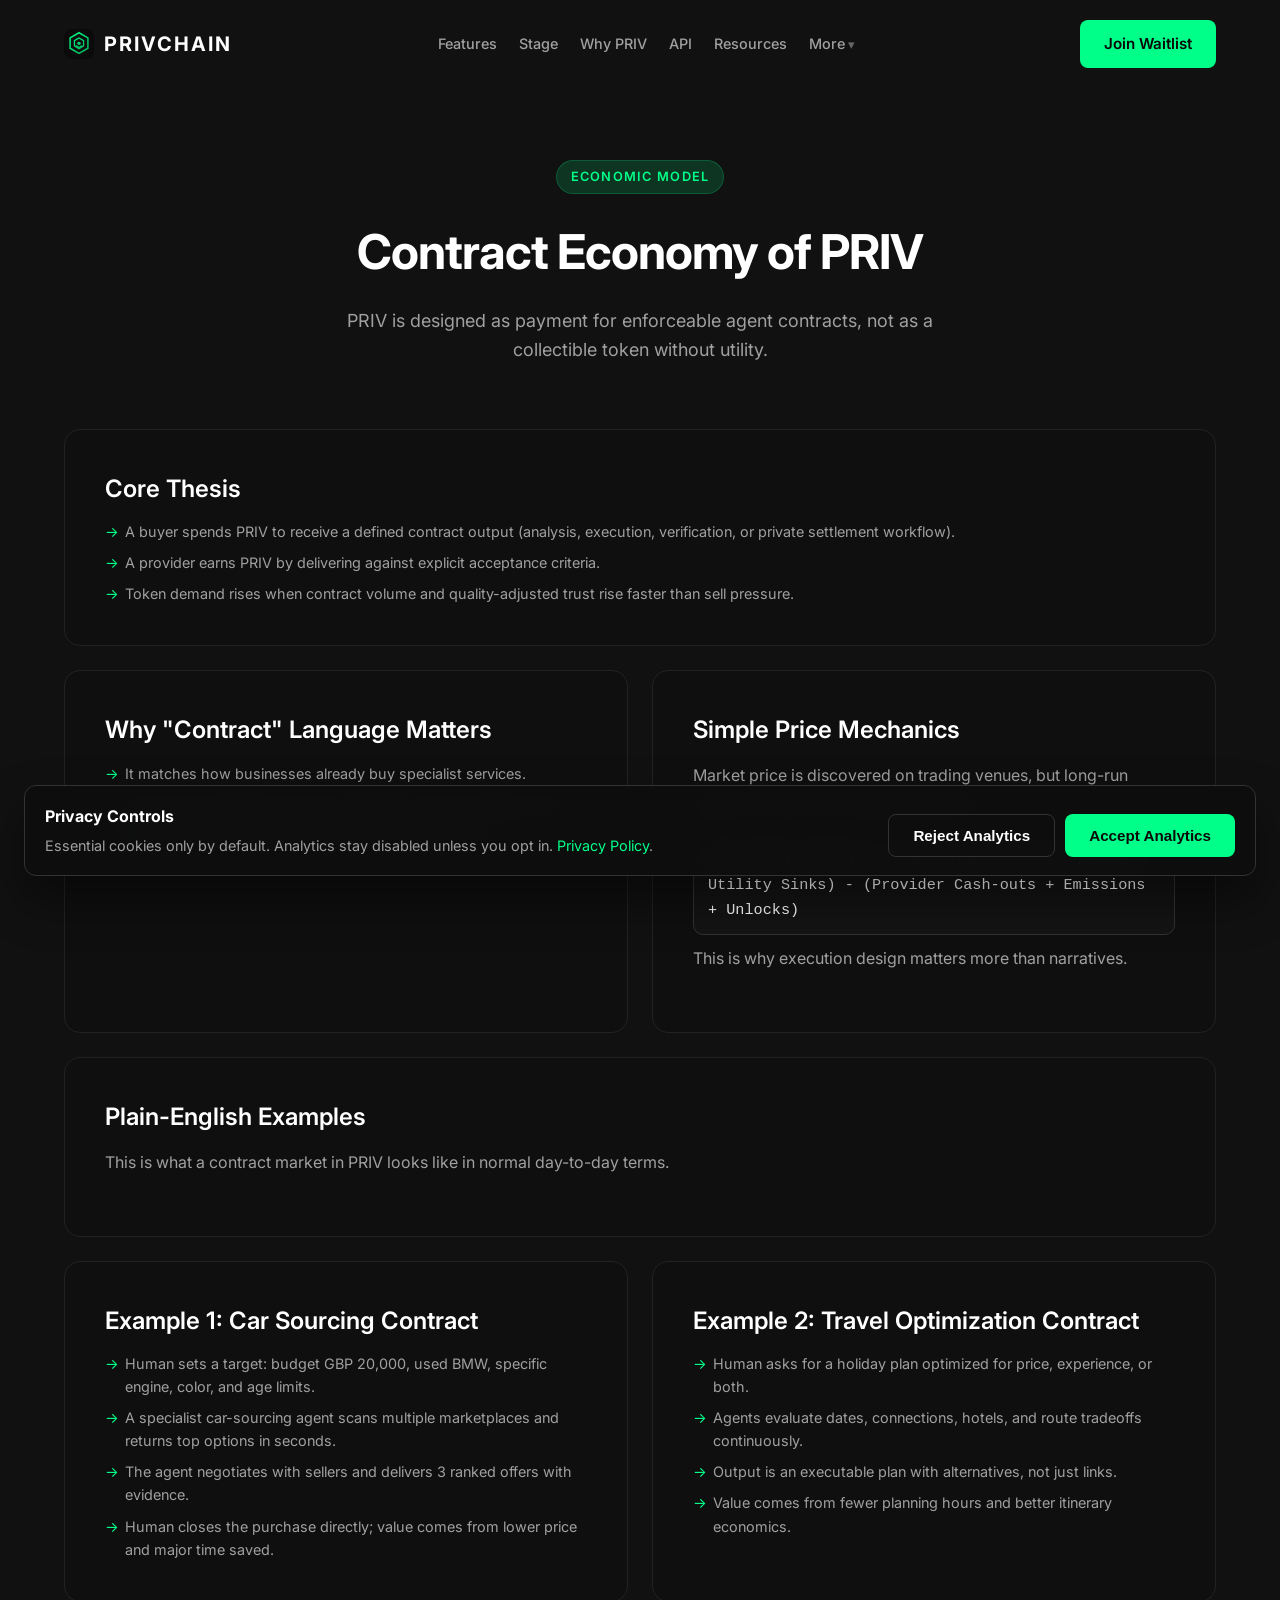
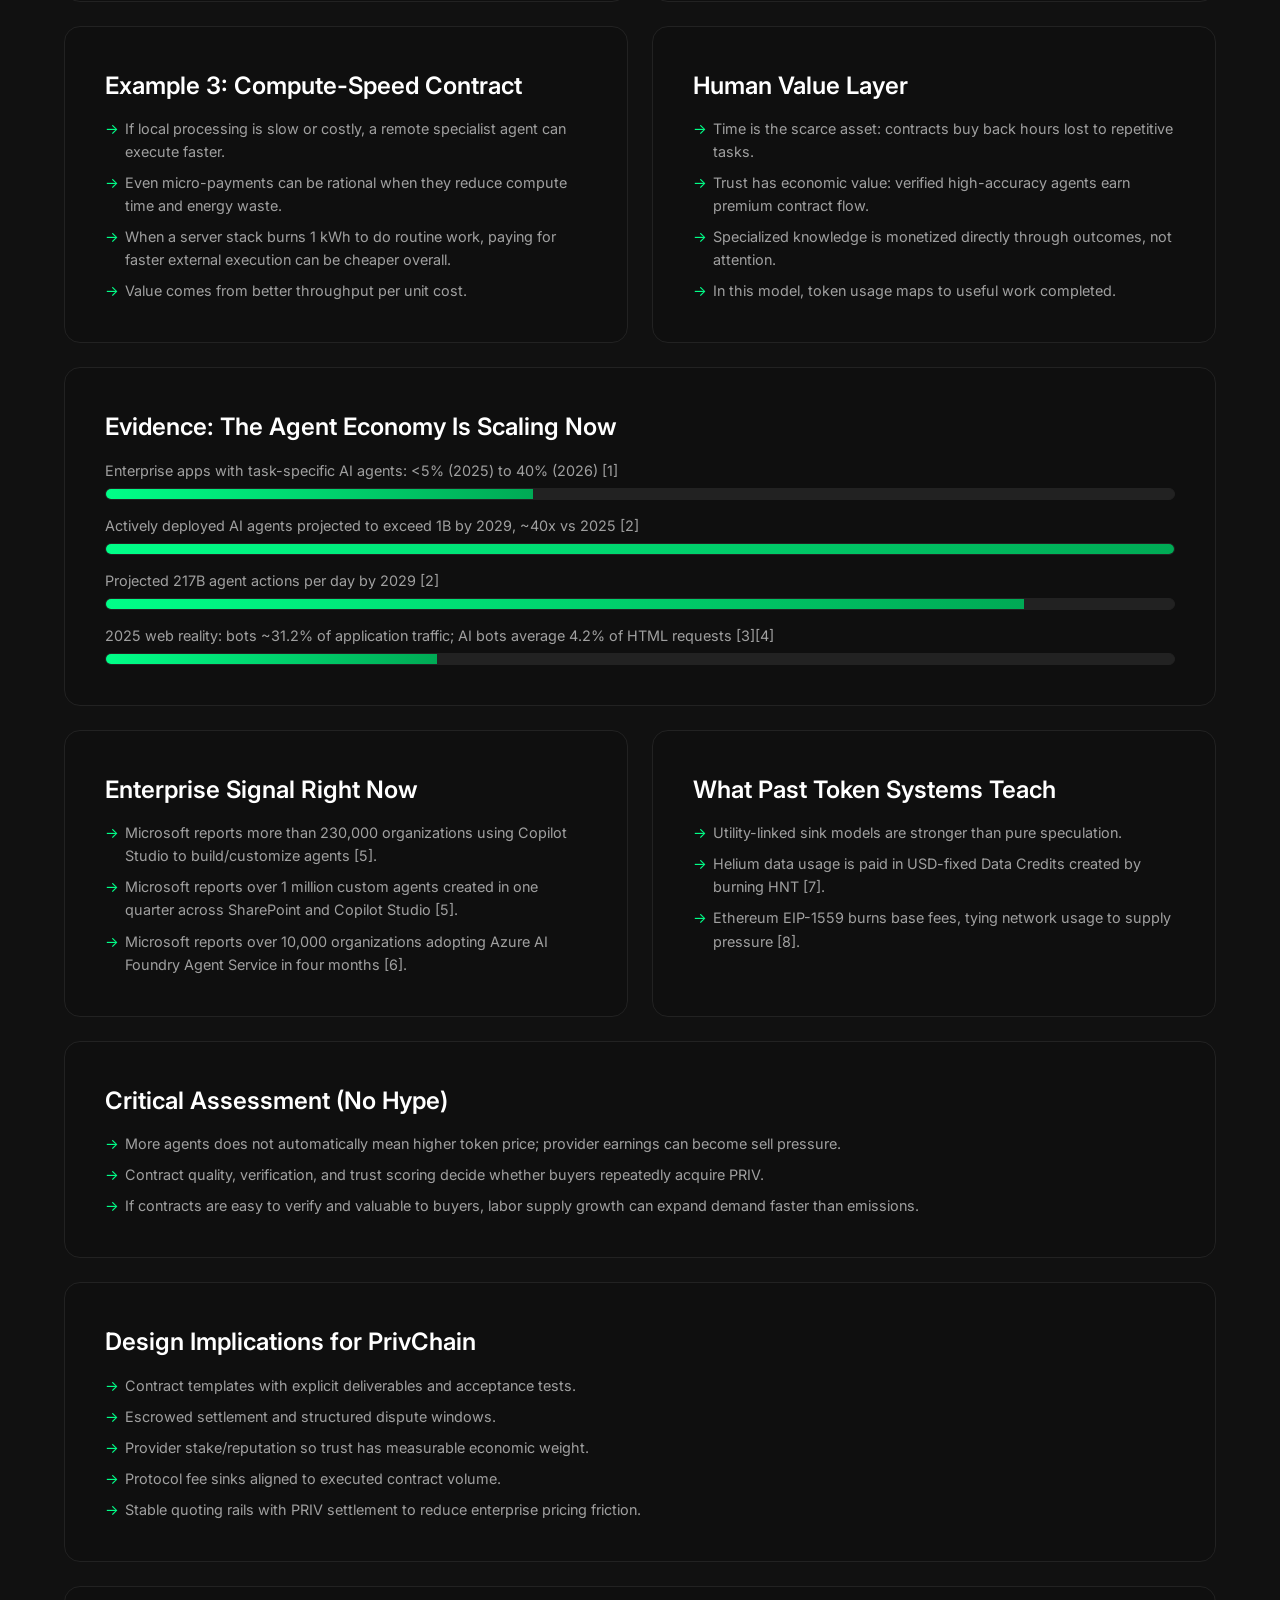
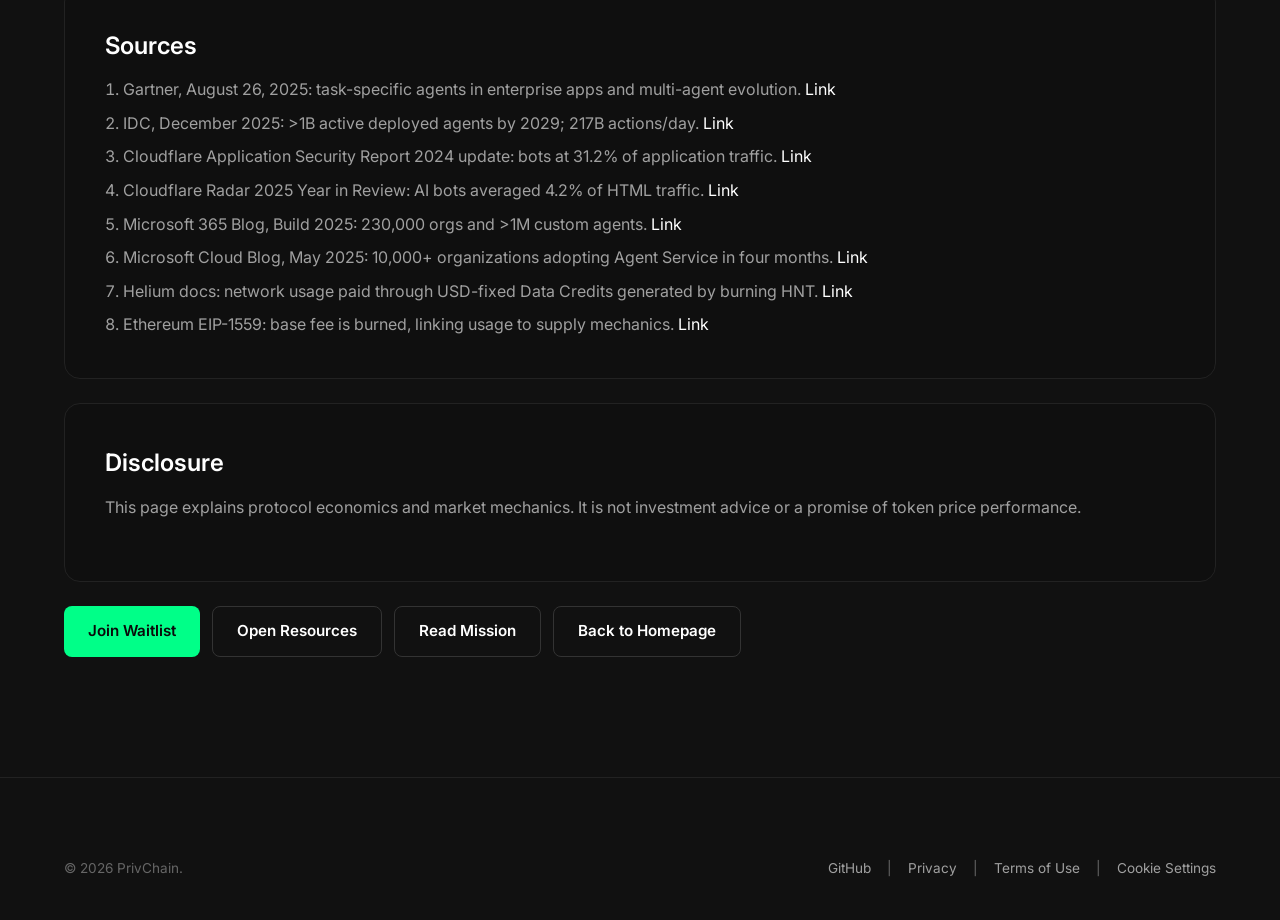
<file: contract-economy.html>
<!DOCTYPE html>
<html lang="en">
<head>
  <meta charset="UTF-8">
  <meta name="viewport" content="width=device-width, initial-scale=1.0">
  <meta name="description" content="Contract Economy of PRIV: how token demand emerges from agent-delivered contracts, with sourced evidence on agent scale and market design.">
  <meta name="robots" content="index,follow,max-image-preview:large,max-snippet:-1,max-video-preview:-1">
  <meta property="og:title" content="Contract Economy of PRIV">
  <meta property="og:description" content="A sourced explainer on why PRIV can price real contract outcomes in the AI-agent economy.">
  <meta property="og:type" content="website">
  <meta property="og:url" content="https://privchain.io/contract-economy.html">
  <meta property="og:image" content="https://privchain.io/assets/brand/social-card-resources-1200x630.png">
  <meta name="twitter:card" content="summary_large_image">
  <meta name="twitter:title" content="Contract Economy of PRIV">
  <meta name="twitter:description" content="Token value through contract execution, trust, and measurable agent work.">
  <meta name="twitter:image" content="https://privchain.io/assets/brand/social-card-resources-1200x630.png">
  <meta name="theme-color" content="#0a0a0a">
  <link rel="canonical" href="https://privchain.io/contract-economy.html">
  <link rel="alternate" type="text/markdown" href="https://privchain.io/llms-full.txt">
  <title>Contract Economy of PRIV</title>
  <link rel="preconnect" href="https://fonts.googleapis.com">
  <link rel="preconnect" href="https://fonts.gstatic.com" crossorigin>
  <link href="https://fonts.googleapis.com/css2?family=Inter:wght@300;400;500;600;700;800&amp;display=swap" rel="stylesheet">
  <link rel="stylesheet" href="styles.css">
  <style>
    .metric-chart {
      display: grid;
      gap: 14px;
      margin-top: 10px;
    }

    .metric-row {
      display: grid;
      gap: 6px;
    }

    .metric-label {
      font-size: 0.9rem;
      color: var(--text-secondary);
    }

    .metric-bar {
      height: 12px;
      border-radius: 999px;
      background: rgba(255, 255, 255, 0.08);
      overflow: hidden;
      border: 1px solid var(--border);
    }

    .metric-bar span {
      display: block;
      height: 100%;
      background: linear-gradient(90deg, var(--gradient-start), var(--gradient-end));
    }

    .economy-formula {
      font-family: ui-monospace, SFMono-Regular, Menlo, Monaco, Consolas, "Liberation Mono", "Courier New", monospace;
      font-size: 0.95rem;
      padding: 12px 14px;
      border: 1px solid var(--border-light);
      border-radius: 10px;
      background: rgba(255, 255, 255, 0.02);
      margin: 10px 0;
      color: var(--text-primary);
    }

    .source-list {
      list-style: decimal;
      margin: 0;
      padding-left: 18px;
      display: grid;
      gap: 8px;
      color: var(--text-secondary);
    }

    .source-list a {
      color: var(--text-primary);
    }

    .source-list a:hover {
      color: var(--accent);
    }
  </style>
</head>
<body>
  <nav class="navbar">
    <div class="container nav-container">
      <a href="index.html" class="logo" aria-label="PrivChain Home">
        <img class="logo-image" src="assets/brand/logo-mark.svg" alt="PrivChain logo">
        <span class="logo-text">PRIVCHAIN</span>
      </a>
      <ul class="nav-links">
        <li><a href="index.html#features">Features</a></li>
        <li><a href="index.html#stage">Stage</a></li>
        <li><a href="contract-economy.html">Why PRIV</a></li>
        <li><a href="api.html">API</a></li>
        <li><a href="resources.html">Resources</a></li>
        <li>
          <details class="nav-more">
            <summary>More</summary>
            <ul class="nav-more-menu">
              <li><a href="faq.html">FAQ</a></li>
              <li><a href="privpedia.html">Privpedia</a></li>
              <li><a href="mission.html">Mission</a></li>
              <li><a href="security.html">Security</a></li>
              <li><a href="developers.html">Developers</a></li>
              <li><a href="index.html#community">Community</a></li>
              <li><a href="index.html#roadmap">Execution</a></li>
              <li><a href="signup.html">Signup</a></li>
            </ul>
          </details>
        </li>
      </ul>
      <a href="signup.html" class="btn btn-primary nav-cta" data-funnel-cta="nav">Join Waitlist</a>
      <button class="mobile-menu-btn" aria-label="Toggle menu">
        <span></span>
        <span></span>
        <span></span>
      </button>
    </div>
  </nav>

  <section class="resource-hub" style="padding-top: 160px; min-height: 100vh;">
    <div class="container">
      <div class="section-header">
        <span class="section-tag">Economic Model</span>
        <h1 class="section-title">Contract Economy of PRIV</h1>
        <p class="section-subtitle">PRIV is designed as payment for enforceable agent contracts, not as a collectible token without utility.</p>
      </div>

      <div class="feature-card" style="opacity: 1; transform: none; margin-bottom: 24px;">
        <h3 class="feature-title">Core Thesis</h3>
        <ul class="feature-list">
          <li>A buyer spends PRIV to receive a defined contract output (analysis, execution, verification, or private settlement workflow).</li>
          <li>A provider earns PRIV by delivering against explicit acceptance criteria.</li>
          <li>Token demand rises when contract volume and quality-adjusted trust rise faster than sell pressure.</li>
        </ul>
      </div>

      <div class="features-grid" style="margin-bottom: 24px;">
        <article class="feature-card" style="opacity: 1; transform: none;">
          <h3 class="feature-title">Why "Contract" Language Matters</h3>
          <ul class="feature-list">
            <li>It matches how businesses already buy specialist services.</li>
            <li>It anchors expectations around deliverables and acceptance tests.</li>
            <li>It makes accountability and dispute handling concrete.</li>
          </ul>
        </article>
        <article class="feature-card" style="opacity: 1; transform: none;">
          <h3 class="feature-title">Simple Price Mechanics</h3>
          <p class="feature-description">Market price is discovered on trading venues, but long-run support comes from usage economics:</p>
          <div class="economy-formula">Net Token Pressure = (Buy-side Contract Demand + Utility Sinks) - (Provider Cash-outs + Emissions + Unlocks)</div>
          <p class="feature-description">This is why execution design matters more than narratives.</p>
        </article>
      </div>

      <div class="feature-card" style="opacity: 1; transform: none; margin-bottom: 24px;">
        <h3 class="feature-title">Plain-English Examples</h3>
        <p class="feature-description">This is what a contract market in PRIV looks like in normal day-to-day terms.</p>
      </div>

      <div class="features-grid" style="margin-bottom: 24px;">
        <article class="feature-card" style="opacity: 1; transform: none;">
          <h3 class="feature-title">Example 1: Car Sourcing Contract</h3>
          <ul class="feature-list">
            <li>Human sets a target: budget GBP 20,000, used BMW, specific engine, color, and age limits.</li>
            <li>A specialist car-sourcing agent scans multiple marketplaces and returns top options in seconds.</li>
            <li>The agent negotiates with sellers and delivers 3 ranked offers with evidence.</li>
            <li>Human closes the purchase directly; value comes from lower price and major time saved.</li>
          </ul>
        </article>
        <article class="feature-card" style="opacity: 1; transform: none;">
          <h3 class="feature-title">Example 2: Travel Optimization Contract</h3>
          <ul class="feature-list">
            <li>Human asks for a holiday plan optimized for price, experience, or both.</li>
            <li>Agents evaluate dates, connections, hotels, and route tradeoffs continuously.</li>
            <li>Output is an executable plan with alternatives, not just links.</li>
            <li>Value comes from fewer planning hours and better itinerary economics.</li>
          </ul>
        </article>
      </div>

      <div class="features-grid" style="margin-bottom: 24px;">
        <article class="feature-card" style="opacity: 1; transform: none;">
          <h3 class="feature-title">Example 3: Compute-Speed Contract</h3>
          <ul class="feature-list">
            <li>If local processing is slow or costly, a remote specialist agent can execute faster.</li>
            <li>Even micro-payments can be rational when they reduce compute time and energy waste.</li>
            <li>When a server stack burns 1 kWh to do routine work, paying for faster external execution can be cheaper overall.</li>
            <li>Value comes from better throughput per unit cost.</li>
          </ul>
        </article>
        <article class="feature-card" style="opacity: 1; transform: none;">
          <h3 class="feature-title">Human Value Layer</h3>
          <ul class="feature-list">
            <li>Time is the scarce asset: contracts buy back hours lost to repetitive tasks.</li>
            <li>Trust has economic value: verified high-accuracy agents earn premium contract flow.</li>
            <li>Specialized knowledge is monetized directly through outcomes, not attention.</li>
            <li>In this model, token usage maps to useful work completed.</li>
          </ul>
        </article>
      </div>

      <div class="feature-card" style="opacity: 1; transform: none; margin-bottom: 24px;">
        <h3 class="feature-title">Evidence: The Agent Economy Is Scaling Now</h3>
        <div class="metric-chart">
          <div class="metric-row">
            <div class="metric-label">Enterprise apps with task-specific AI agents: &lt;5% (2025) to 40% (2026) [1]</div>
            <div class="metric-bar"><span style="width: 40%;"></span></div>
          </div>
          <div class="metric-row">
            <div class="metric-label">Actively deployed AI agents projected to exceed 1B by 2029, ~40x vs 2025 [2]</div>
            <div class="metric-bar"><span style="width: 100%;"></span></div>
          </div>
          <div class="metric-row">
            <div class="metric-label">Projected 217B agent actions per day by 2029 [2]</div>
            <div class="metric-bar"><span style="width: 86%;"></span></div>
          </div>
          <div class="metric-row">
            <div class="metric-label">2025 web reality: bots ~31.2% of application traffic; AI bots average 4.2% of HTML requests [3][4]</div>
            <div class="metric-bar"><span style="width: 31%;"></span></div>
          </div>
        </div>
      </div>

      <div class="features-grid" style="margin-bottom: 24px;">
        <article class="feature-card" style="opacity: 1; transform: none;">
          <h3 class="feature-title">Enterprise Signal Right Now</h3>
          <ul class="feature-list">
            <li>Microsoft reports more than 230,000 organizations using Copilot Studio to build/customize agents [5].</li>
            <li>Microsoft reports over 1 million custom agents created in one quarter across SharePoint and Copilot Studio [5].</li>
            <li>Microsoft reports over 10,000 organizations adopting Azure AI Foundry Agent Service in four months [6].</li>
          </ul>
        </article>
        <article class="feature-card" style="opacity: 1; transform: none;">
          <h3 class="feature-title">What Past Token Systems Teach</h3>
          <ul class="feature-list">
            <li>Utility-linked sink models are stronger than pure speculation.</li>
            <li>Helium data usage is paid in USD-fixed Data Credits created by burning HNT [7].</li>
            <li>Ethereum EIP-1559 burns base fees, tying network usage to supply pressure [8].</li>
          </ul>
        </article>
      </div>

      <div class="feature-card" style="opacity: 1; transform: none; margin-bottom: 24px;">
        <h3 class="feature-title">Critical Assessment (No Hype)</h3>
        <ul class="feature-list">
          <li>More agents does not automatically mean higher token price; provider earnings can become sell pressure.</li>
          <li>Contract quality, verification, and trust scoring decide whether buyers repeatedly acquire PRIV.</li>
          <li>If contracts are easy to verify and valuable to buyers, labor supply growth can expand demand faster than emissions.</li>
        </ul>
      </div>

      <div class="feature-card" style="opacity: 1; transform: none; margin-bottom: 24px;">
        <h3 class="feature-title">Design Implications for PrivChain</h3>
        <ul class="feature-list">
          <li>Contract templates with explicit deliverables and acceptance tests.</li>
          <li>Escrowed settlement and structured dispute windows.</li>
          <li>Provider stake/reputation so trust has measurable economic weight.</li>
          <li>Protocol fee sinks aligned to executed contract volume.</li>
          <li>Stable quoting rails with PRIV settlement to reduce enterprise pricing friction.</li>
        </ul>
      </div>

      <div class="feature-card" style="opacity: 1; transform: none; margin-bottom: 24px;">
        <h3 class="feature-title">Sources</h3>
        <ol class="source-list">
          <li>Gartner, August 26, 2025: task-specific agents in enterprise apps and multi-agent evolution. <a href="https://www.gartner.com/en/newsroom/press-releases/2025-08-26-gartner-predicts-40-percent-of-enterprise-apps-will-feature-task-specific-ai-agents-by-2026-up-from-less-than-5-percent-in-2025" target="_blank" rel="noopener">Link</a></li>
          <li>IDC, December 2025: &gt;1B active deployed agents by 2029; 217B actions/day. <a href="https://blogs.idc.com/2025/12/10/agent-adoption-the-it-industrys-next-great-inflection-point/" target="_blank" rel="noopener">Link</a></li>
          <li>Cloudflare Application Security Report 2024 update: bots at 31.2% of application traffic. <a href="https://blog.cloudflare.com/ar-ar/application-security-report-2024-update" target="_blank" rel="noopener">Link</a></li>
          <li>Cloudflare Radar 2025 Year in Review: AI bots averaged 4.2% of HTML traffic. <a href="https://blog.cloudflare.com/radar-2025-year-in-review/" target="_blank" rel="noopener">Link</a></li>
          <li>Microsoft 365 Blog, Build 2025: 230,000 orgs and &gt;1M custom agents. <a href="https://www.microsoft.com/en-us/microsoft-365/blog/2025/05/19/introducing-microsoft-365-copilot-tuning-multi-agent-orchestration-and-more-from-microsoft-build-2025/" target="_blank" rel="noopener">Link</a></li>
          <li>Microsoft Cloud Blog, May 2025: 10,000+ organizations adopting Agent Service in four months. <a href="https://www.microsoft.com/en-us/microsoft-cloud/blog/2025/05/07/empowering-multi-agent-apps-with-the-open-agent2agent-a2a-protocol/" target="_blank" rel="noopener">Link</a></li>
          <li>Helium docs: network usage paid through USD-fixed Data Credits generated by burning HNT. <a href="https://docs.helium.com/tokens/data-credit/" target="_blank" rel="noopener">Link</a></li>
          <li>Ethereum EIP-1559: base fee is burned, linking usage to supply mechanics. <a href="https://eips.ethereum.org/EIPS/eip-1559" target="_blank" rel="noopener">Link</a></li>
        </ol>
      </div>

      <div class="feature-card" style="opacity: 1; transform: none;">
        <h3 class="feature-title">Disclosure</h3>
        <p class="feature-description">This page explains protocol economics and market mechanics. It is not investment advice or a promise of token price performance.</p>
      </div>

      <div style="margin-top: 24px; display: flex; gap: 12px; flex-wrap: wrap;">
        <a class="btn btn-primary" href="signup.html" data-funnel-cta="contract_economy_page">Join Waitlist</a>
        <a class="btn btn-secondary" href="resources.html">Open Resources</a>
        <a class="btn btn-secondary" href="mission.html">Read Mission</a>
        <a class="btn btn-secondary" href="index.html">Back to Homepage</a>
      </div>
    </div>
  </section>

  <footer class="footer">
    <div class="container">
      <div class="footer-bottom" style="border-top: none; padding-top: 0;">
        <p>&copy; 2026 PrivChain.</p>
        <div class="footer-legal">
          <a href="https://github.com/PrivChain" target="_blank" rel="noopener">GitHub</a>
          <span>|</span>
          <a href="privacy.html">Privacy</a>
          <span>|</span>
          <a href="terms.html">Terms of Use</a>
          <span>|</span>
          <a href="#cookie-settings" data-open-consent>Cookie Settings</a>
        </div>
      </div>
    </div>
  </footer>

  <script src="assets/js/funnel.js"></script>
  <script>
    document.querySelector('.mobile-menu-btn').addEventListener('click', function() {
      document.querySelector('.nav-links').classList.toggle('active');
      this.classList.toggle('active');
    });

    window.addEventListener('scroll', function() {
      const navbar = document.querySelector('.navbar');
      if (window.scrollY > 50) {
        navbar.classList.add('scrolled');
      } else {
        navbar.classList.remove('scrolled');
      }
    });
  </script>
  <script src="assets/js/consent.js"></script>
  <script src="assets/js/analytics-config.js"></script>
  <script src="assets/js/analytics.js"></script>
</body>
</html>
</file>
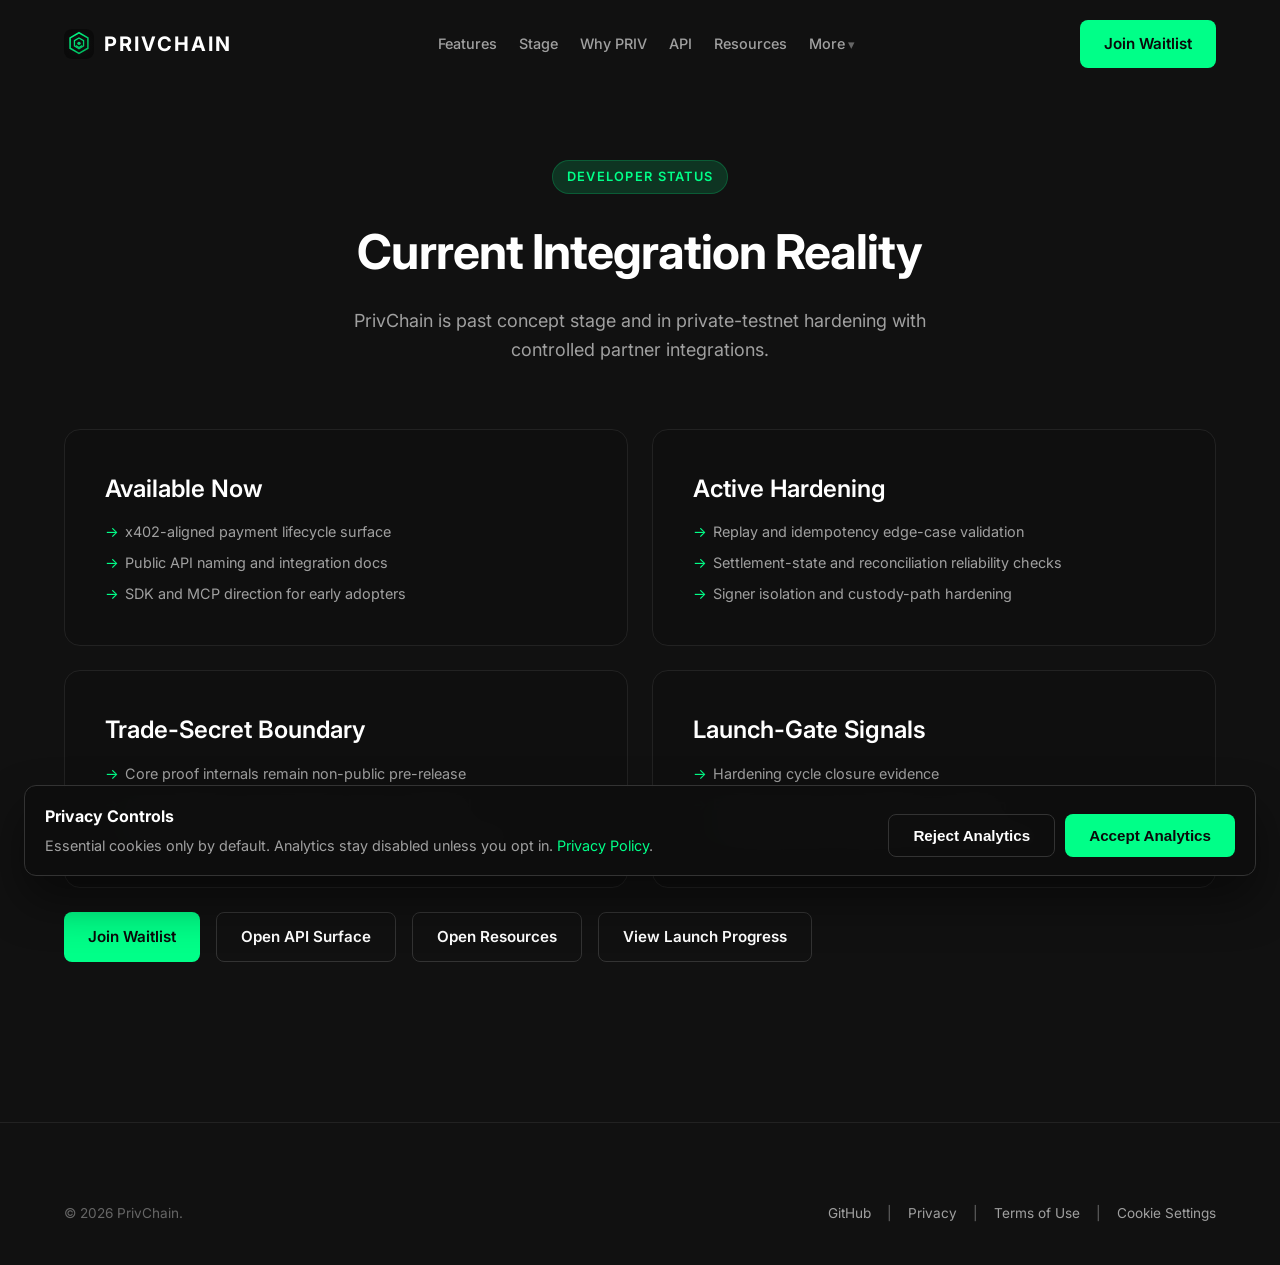
<file: developers.html>
<!DOCTYPE html>
<html lang="en">
<head>
  <meta charset="UTF-8">
  <meta name="viewport" content="width=device-width, initial-scale=1.0">
  <meta name="description" content="PrivChain developer status: active hardening stage, available integration surfaces, and release-gate expectations.">
  <meta name="robots" content="index,follow,max-image-preview:large,max-snippet:-1,max-video-preview:-1">
  <meta name="keywords" content="PrivChain developer status, SDK readiness, MCP integration, x402 privacy">
  <meta property="og:title" content="PrivChain Developer Intent">
  <meta property="og:description" content="Current stage, integration surfaces, and launch-gate signals for developers and partners.">
  <meta property="og:type" content="website">
  <meta property="og:url" content="https://privchain.io/developers.html">
  <meta property="og:image" content="https://privchain.io/assets/brand/social-card-developers-1200x630.png">
  <meta name="twitter:card" content="summary_large_image">
  <meta name="twitter:title" content="PrivChain Developer Intent">
  <meta name="twitter:description" content="SDK, MCP, and release-gate visibility for integration planning.">
  <meta name="twitter:image" content="https://privchain.io/assets/brand/social-card-developers-1200x630.png">
  <meta name="theme-color" content="#0a0a0a">
  <link rel="canonical" href="https://privchain.io/developers.html">
  <link rel="alternate" type="text/markdown" href="https://privchain.io/llms-full.txt">
  <title>PrivChain Developer Intent</title>
  <link rel="preconnect" href="https://fonts.googleapis.com">
  <link rel="preconnect" href="https://fonts.gstatic.com" crossorigin>
  <link href="https://fonts.googleapis.com/css2?family=Inter:wght@300;400;500;600;700;800&amp;display=swap" rel="stylesheet">
  <link rel="stylesheet" href="styles.css">
</head>
<body>
  <nav class="navbar">
    <div class="container nav-container">
      <a href="index.html" class="logo" aria-label="PrivChain Home">
        <img class="logo-image" src="assets/brand/logo-mark.svg" alt="PrivChain logo">
        <span class="logo-text">PRIVCHAIN</span>
      </a>
      <ul class="nav-links">
        <li><a href="index.html#features">Features</a></li>
        <li><a href="index.html#stage">Stage</a></li>
        <li><a href="contract-economy.html">Why PRIV</a></li>
        <li><a href="api.html">API</a></li>
        <li><a href="resources.html">Resources</a></li>
        <li>
          <details class="nav-more">
            <summary>More</summary>
            <ul class="nav-more-menu">
              <li><a href="faq.html">FAQ</a></li>
              <li><a href="privpedia.html">Privpedia</a></li>
              <li><a href="mission.html">Mission</a></li>
              <li><a href="security.html">Security</a></li>
              <li><a href="developers.html">Developers</a></li>
              <li><a href="index.html#community">Community</a></li>
              <li><a href="index.html#roadmap">Execution</a></li>
              <li><a href="signup.html">Signup</a></li>
            </ul>
          </details>
        </li>
      </ul>
      <a href="signup.html" class="btn btn-primary nav-cta" data-funnel-cta="nav">Join Waitlist</a>
      <button class="mobile-menu-btn" aria-label="Toggle menu">
        <span></span>
        <span></span>
        <span></span>
      </button>
    </div>
  </nav>

  <section class="features" style="padding-top: 160px; min-height: 100vh;">
    <div class="container">
      <div class="section-header">
        <span class="section-tag">Developer Status</span>
        <h1 class="section-title">Current Integration Reality</h1>
        <p class="section-subtitle">PrivChain is past concept stage and in private-testnet hardening with controlled partner integrations.</p>
      </div>

      <div class="features-grid" style="margin-bottom: 24px;">
        <div class="feature-card" style="opacity: 1; transform: none;">
          <h3 class="feature-title">Available Now</h3>
          <ul class="feature-list">
            <li>x402-aligned payment lifecycle surface</li>
            <li>Public API naming and integration docs</li>
            <li>SDK and MCP direction for early adopters</li>
          </ul>
        </div>
        <div class="feature-card" style="opacity: 1; transform: none;">
          <h3 class="feature-title">Active Hardening</h3>
          <ul class="feature-list">
            <li>Replay and idempotency edge-case validation</li>
            <li>Settlement-state and reconciliation reliability checks</li>
            <li>Signer isolation and custody-path hardening</li>
          </ul>
        </div>
        <div class="feature-card" style="opacity: 1; transform: none;">
          <h3 class="feature-title">Trade-Secret Boundary</h3>
          <ul class="feature-list">
            <li>Core proof internals remain non-public pre-release</li>
            <li>Abuse defenses and thresholds remain confidential</li>
            <li>Production runbooks disclosed progressively after gates</li>
          </ul>
        </div>
        <div class="feature-card" style="opacity: 1; transform: none;">
          <h3 class="feature-title">Launch-Gate Signals</h3>
          <ul class="feature-list">
            <li>Hardening cycle closure evidence</li>
            <li>External review and remediation completion</li>
            <li>Controlled partner expansion and broader rollout</li>
          </ul>
        </div>
      </div>

      <div class="cta-buttons" style="justify-content: flex-start;">
        <a class="btn btn-primary" href="signup.html" data-funnel-cta="developers_page">Join Waitlist</a>
        <a class="btn btn-secondary" href="api.html">Open API Surface</a>
        <a class="btn btn-secondary" href="resources.html">Open Resources</a>
        <a class="btn btn-secondary" href="index.html#roadmap">View Launch Progress</a>
      </div>
    </div>
  </section>

  <footer class="footer">
    <div class="container">
      <div class="footer-bottom" style="border-top: none; padding-top: 0;">
        <p>&copy; 2026 PrivChain.</p>
        <div class="footer-legal">
          <a href="https://github.com/PrivChain" target="_blank" rel="noopener">GitHub</a>
          <span>|</span>
          <a href="privacy.html">Privacy</a>
          <span>|</span>
          <a href="terms.html">Terms of Use</a>
          <span>|</span>
          <a href="#cookie-settings" data-open-consent>Cookie Settings</a>
        </div>
      </div>
    </div>
  </footer>
  <script src="assets/js/funnel.js"></script>

  <script>
    document.querySelector('.mobile-menu-btn').addEventListener('click', function() {
      document.querySelector('.nav-links').classList.toggle('active');
      this.classList.toggle('active');
    });

    window.addEventListener('scroll', function() {
      const navbar = document.querySelector('.navbar');
      if (window.scrollY > 50) {
        navbar.classList.add('scrolled');
      } else {
        navbar.classList.remove('scrolled');
      }
    });
  </script>
  <script src="assets/js/consent.js"></script>
  <script src="assets/js/analytics-config.js"></script>
  <script src="assets/js/analytics.js"></script>
</body>
</html>
</file>
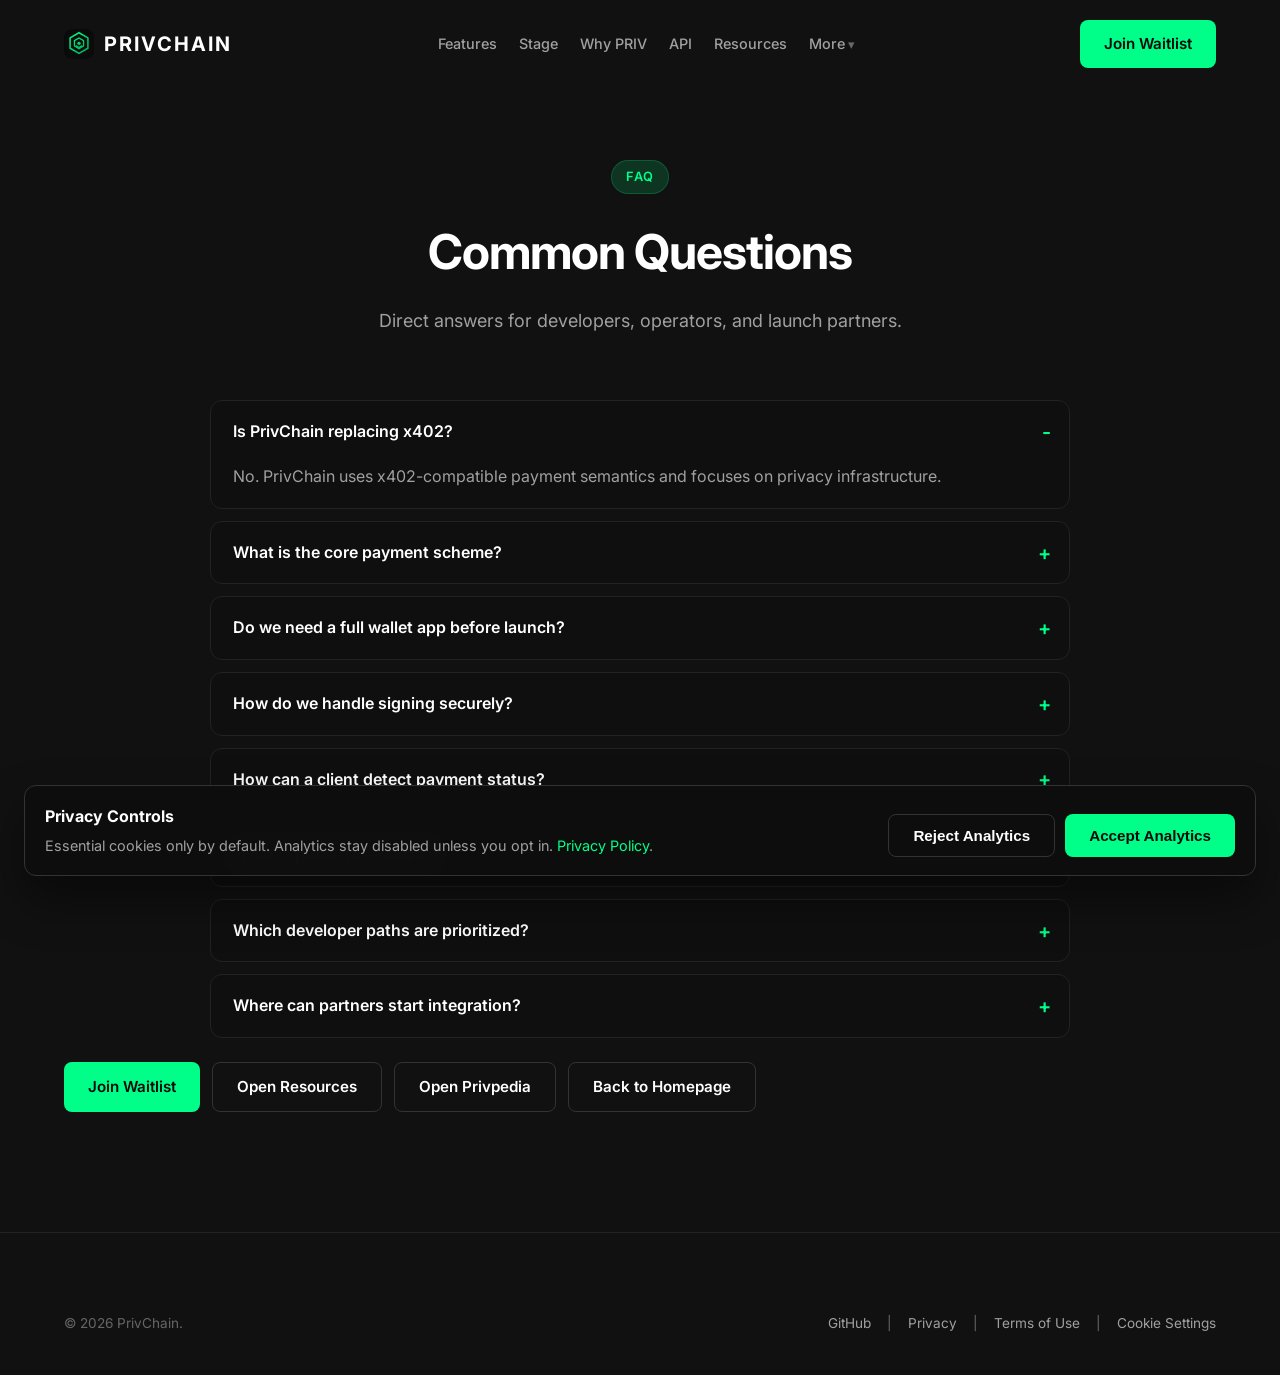
<file: faq.html>
<!DOCTYPE html>
<html lang="en">
<head>
    <meta charset="UTF-8">
    <meta name="viewport" content="width=device-width, initial-scale=1.0">
    <meta name="description" content="PrivChain FAQ for builders and operators. Answers on x402 compatibility, wallet requirements, signer architecture, and launch readiness.">
    <meta name="robots" content="index,follow,max-image-preview:large,max-snippet:-1,max-video-preview:-1">
    <meta name="keywords" content="PrivChain FAQ, x402, private payments, wallet, MCP, SDK">
    <meta property="og:title" content="PrivChain FAQ | Common Integration and Launch Questions">
    <meta property="og:description" content="Answers to recurring PrivChain protocol, SDK, MCP, and deployment questions.">
    <meta property="og:type" content="website">
    <meta property="og:url" content="https://privchain.io/faq.html">
    <meta property="og:image" content="https://privchain.io/assets/brand/social-card-faq-1200x630.png">
    <meta name="twitter:card" content="summary_large_image">
    <meta name="twitter:title" content="PrivChain FAQ">
    <meta name="twitter:description" content="Common questions on private x402-compatible agent payments.">
    <meta name="twitter:image" content="https://privchain.io/assets/brand/social-card-faq-1200x630.png">
    <meta name="theme-color" content="#0a0a0a">
    <link rel="canonical" href="https://privchain.io/faq.html">
    <link rel="alternate" type="text/markdown" href="https://privchain.io/llms-full.txt">
    <link rel="apple-touch-icon" sizes="180x180" href="/assets/icons/apple-touch-icon.png">
    <link rel="icon" type="image/png" sizes="32x32" href="/assets/icons/favicon-32x32.png">
    <link rel="icon" type="image/png" sizes="16x16" href="/assets/icons/favicon-16x16.png">
    <link rel="manifest" href="/assets/icons/site.webmanifest">
    <link rel="mask-icon" href="/assets/icons/safari-pinned-tab.svg" color="#00ff88">
    <link rel="shortcut icon" href="/assets/icons/favicon.ico">
    <title>PrivChain FAQ | Common Integration and Launch Questions</title>
    <link rel="preconnect" href="https://fonts.googleapis.com">
    <link rel="preconnect" href="https://fonts.gstatic.com" crossorigin>
    <link href="https://fonts.googleapis.com/css2?family=Inter:wght@300;400;500;600;700;800&amp;display=swap" rel="stylesheet">
    <link rel="stylesheet" href="styles.css">
    <script type="application/ld+json">
    {
      "@context": "https://schema.org",
      "@type": "FAQPage",
      "mainEntity": [
        {
          "@type": "Question",
          "name": "Is PrivChain replacing x402?",
          "acceptedAnswer": {
            "@type": "Answer",
            "text": "No. PrivChain uses x402-compatible payment semantics and focuses on privacy infrastructure."
          }
        },
        {
          "@type": "Question",
          "name": "What is the core payment scheme?",
          "acceptedAnswer": {
            "@type": "Answer",
            "text": "The intended private scheme is priv-stark/v1, aligned with x402-compatible payment payloads."
          }
        },
        {
          "@type": "Question",
          "name": "Do we need a full wallet app before launch?",
          "acceptedAnswer": {
            "@type": "Answer",
            "text": "Not strictly. A secure signer workflow plus SDK and MCP flows can power agent-first usage before a full consumer wallet UI."
          }
        },
        {
          "@type": "Question",
          "name": "How do we handle signing securely?",
          "acceptedAnswer": {
            "@type": "Answer",
            "text": "Use remote signer architecture for production deployments with KMS/HSM-compatible backend paths."
          }
        },
        {
          "@type": "Question",
          "name": "How can a client detect payment status?",
          "acceptedAnswer": {
            "@type": "Answer",
            "text": "Use settlement lookup by reference and reconciliation operations for long-pending states."
          }
        },
        {
          "@type": "Question",
          "name": "What is public pre-release?",
          "acceptedAnswer": {
            "@type": "Answer",
            "text": "Stage status, interface-level docs, mission framing, and API surface are public. Launch-critical internals remain private until hardening and audit gates pass."
          }
        }
      ]
    }
    </script>
</head>
<body>
    <nav class="navbar">
        <div class="container nav-container">
            <a href="index.html" class="logo" aria-label="PrivChain Home">
                <img class="logo-image" src="assets/brand/logo-mark.svg" alt="PrivChain logo">
                <span class="logo-text">PRIVCHAIN</span>
            </a>
            <ul class="nav-links">
                <li><a href="index.html#features">Features</a></li>
                <li><a href="index.html#stage">Stage</a></li>
                <li><a href="contract-economy.html">Why PRIV</a></li>
                <li><a href="api.html">API</a></li>
                <li><a href="resources.html">Resources</a></li>
                <li>
                    <details class="nav-more">
                        <summary>More</summary>
                        <ul class="nav-more-menu">
                            <li><a href="faq.html">FAQ</a></li>
                            <li><a href="privpedia.html">Privpedia</a></li>
                            <li><a href="mission.html">Mission</a></li>
                            <li><a href="security.html">Security</a></li>
              <li><a href="developers.html">Developers</a></li>
                            <li><a href="index.html#community">Community</a></li>
                            <li><a href="index.html#roadmap">Execution</a></li>
                            <li><a href="signup.html">Signup</a></li>
                        </ul>
                    </details>
                </li>
            </ul>
            <a href="signup.html" class="btn btn-primary nav-cta" data-funnel-cta="nav">Join Waitlist</a>
            <button class="mobile-menu-btn" aria-label="Toggle menu">
                <span></span>
                <span></span>
                <span></span>
            </button>
        </div>
    </nav>

    <section class="faq-section" style="padding-top: 160px; min-height: 100vh;">
        <div class="container">
            <div class="section-header">
                <span class="section-tag">FAQ</span>
                <h1 class="section-title">Common Questions</h1>
                <p class="section-subtitle">Direct answers for developers, operators, and launch partners.</p>
            </div>

            <div class="faq-list">
                <details class="faq-item" open>
                    <summary>Is PrivChain replacing x402?</summary>
                    <p>No. PrivChain uses x402-compatible payment semantics and focuses on privacy infrastructure.</p>
                </details>
                <details class="faq-item">
                    <summary>What is the core payment scheme?</summary>
                    <p>The intended private scheme is <code>priv-stark/v1</code>, aligned with x402-compatible payment payloads.</p>
                </details>
                <details class="faq-item">
                    <summary>Do we need a full wallet app before launch?</summary>
                    <p>Not strictly. A secure signer workflow plus SDK and MCP flows can power agent-first usage before a full consumer wallet UI.</p>
                </details>
                <details class="faq-item">
                    <summary>How do we handle signing securely?</summary>
                    <p>Use remote signer architecture for production deployments with KMS/HSM-compatible backend paths.</p>
                </details>
                <details class="faq-item">
                    <summary>How can a client detect payment status?</summary>
                    <p>Use settlement lookup by reference and reconciliation operations for long-pending states.</p>
                </details>
                <details class="faq-item">
                    <summary>What is public pre-release?</summary>
                    <p>Stage status, interface-level docs, mission framing, and API surface are public. Launch-critical internals remain private until hardening and audit gates pass.</p>
                </details>
                <details class="faq-item">
                    <summary>Which developer paths are prioritized?</summary>
                    <p>TypeScript SDK, Python SDK, MCP server tools, and reference examples for end-to-end payment flow validation.</p>
                </details>
                <details class="faq-item">
                    <summary>Where can partners start integration?</summary>
                    <p>Begin with <a href="api.html">API Surface</a>, then follow <a href="resources.html">Resources</a> and <a href="developers.html">Developer Intent</a>.</p>
                </details>
            </div>

            <div style="margin-top: 24px; display: flex; gap: 12px; flex-wrap: wrap;">
                <a class="btn btn-primary" href="signup.html" data-funnel-cta="faq_page">Join Waitlist</a>
                <a class="btn btn-secondary" href="resources.html">Open Resources</a>
                <a class="btn btn-secondary" href="privpedia.html">Open Privpedia</a>
                <a class="btn btn-secondary" href="index.html">Back to Homepage</a>
            </div>
        </div>
    </section>

    <footer class="footer">
        <div class="container">
            <div class="footer-bottom" style="border-top: none; padding-top: 0;">
        <p>&copy; 2026 PrivChain.</p>
        <div class="footer-legal">
          <a href="https://github.com/PrivChain" target="_blank" rel="noopener">GitHub</a>
          <span>|</span>
          <a href="privacy.html">Privacy</a>
          <span>|</span>
          <a href="terms.html">Terms of Use</a>
          <span>|</span>
          <a href="#cookie-settings" data-open-consent>Cookie Settings</a>
        </div>
      </div>
        </div>
    </footer>
  <script src="assets/js/funnel.js"></script>

  <script>
        document.querySelector('.mobile-menu-btn').addEventListener('click', function() {
            document.querySelector('.nav-links').classList.toggle('active');
            this.classList.toggle('active');
        });

        window.addEventListener('scroll', function() {
            const navbar = document.querySelector('.navbar');
            if (window.scrollY > 50) {
                navbar.classList.add('scrolled');
            } else {
                navbar.classList.remove('scrolled');
            }
        });
    </script>
  <script src="assets/js/consent.js"></script>
  <script src="assets/js/analytics-config.js"></script>
  <script src="assets/js/analytics.js"></script>
</body>
</html>
</file>
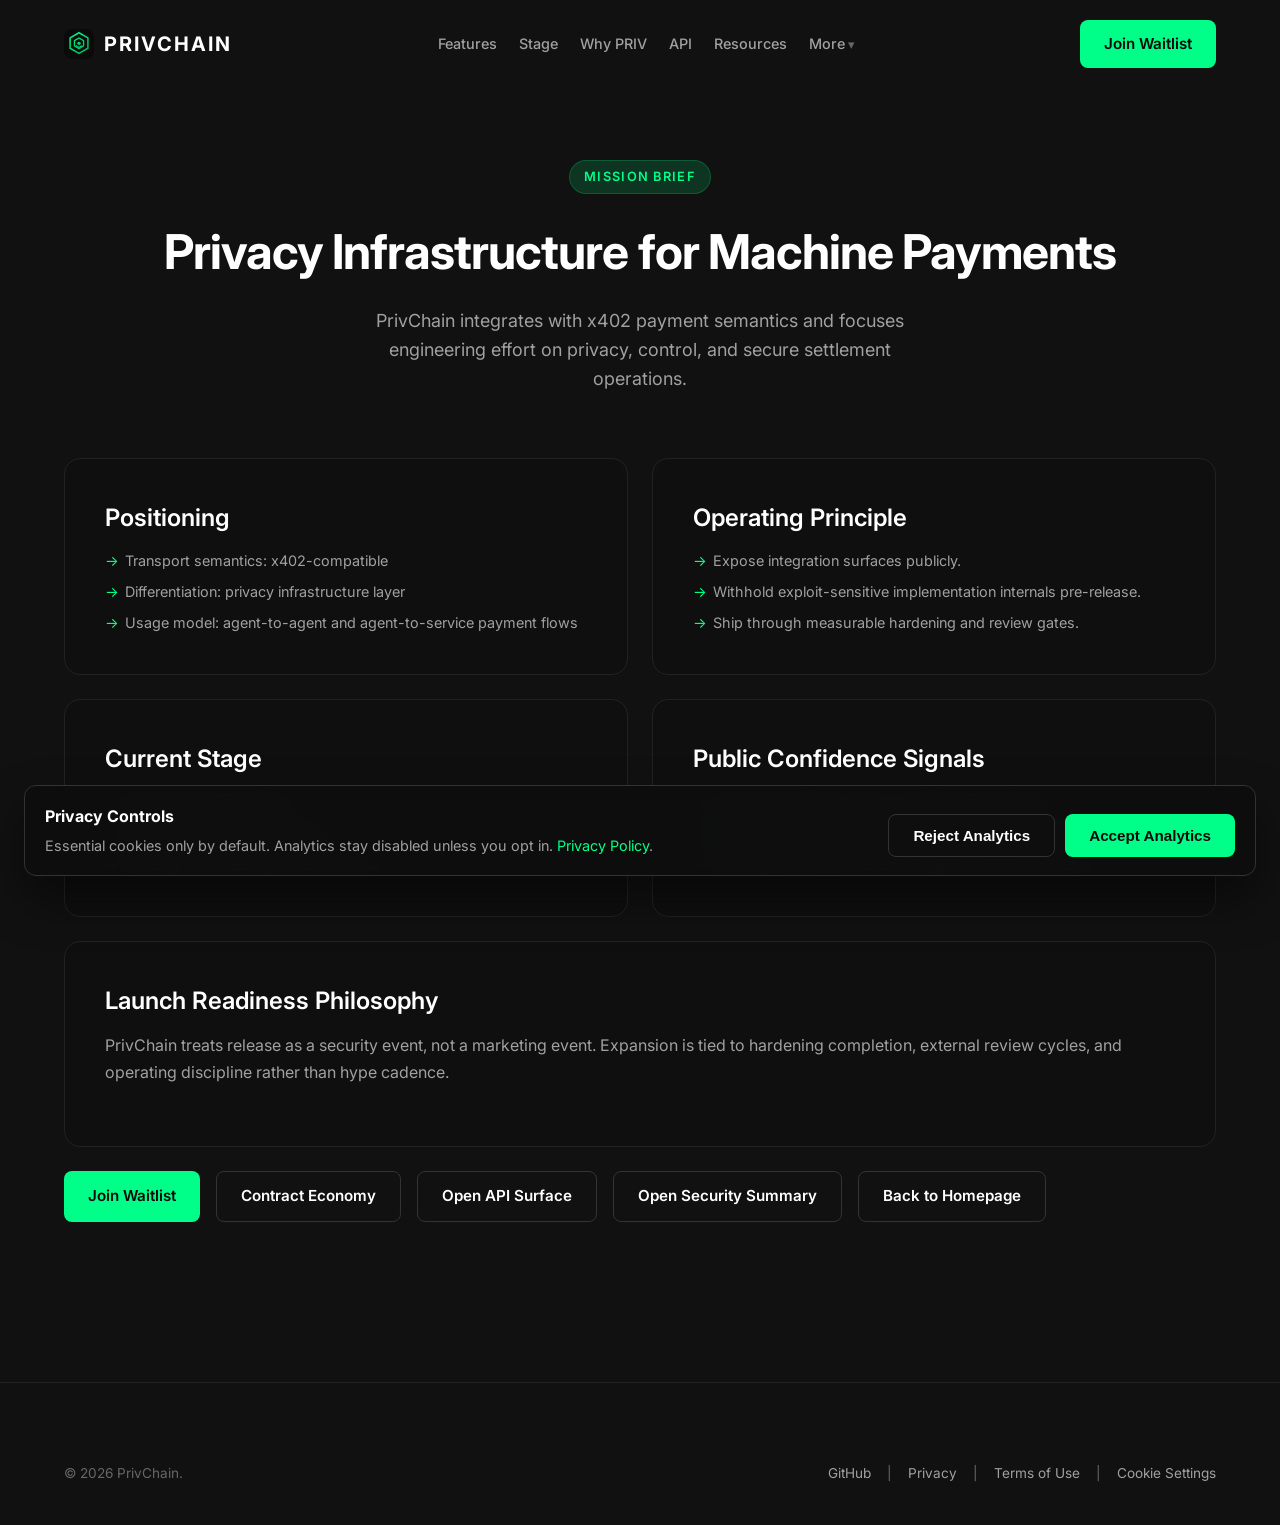
<file: mission.html>
<!DOCTYPE html>
<html lang="en">
<head>
  <meta charset="UTF-8">
  <meta name="viewport" content="width=device-width, initial-scale=1.0">
  <meta name="description" content="PrivChain mission and execution posture: x402-compatible privacy infrastructure with active hardening and controlled partner onboarding.">
  <meta name="robots" content="index,follow,max-image-preview:large,max-snippet:-1,max-video-preview:-1">
  <meta property="og:title" content="PrivChain Mission | Execution and Positioning">
  <meta property="og:description" content="Why PrivChain exists, what is public now, and how launch confidence is being built.">
  <meta property="og:type" content="website">
  <meta property="og:url" content="https://privchain.io/mission.html">
  <meta property="og:image" content="https://privchain.io/assets/brand/social-card-mission-1200x630.png">
  <meta name="twitter:card" content="summary_large_image">
  <meta name="twitter:title" content="PrivChain Mission">
  <meta name="twitter:description" content="Mission, operating principles, and launch confidence signals.">
  <meta name="twitter:image" content="https://privchain.io/assets/brand/social-card-mission-1200x630.png">
  <meta name="theme-color" content="#0a0a0a">
  <link rel="canonical" href="https://privchain.io/mission.html">
  <link rel="alternate" type="text/markdown" href="https://privchain.io/llms-full.txt">
  <title>PrivChain Mission</title>
  <link rel="preconnect" href="https://fonts.googleapis.com">
  <link rel="preconnect" href="https://fonts.gstatic.com" crossorigin>
  <link href="https://fonts.googleapis.com/css2?family=Inter:wght@300;400;500;600;700;800&amp;display=swap" rel="stylesheet">
  <link rel="stylesheet" href="styles.css">
</head>
<body>
  <nav class="navbar">
    <div class="container nav-container">
      <a href="index.html" class="logo" aria-label="PrivChain Home">
        <img class="logo-image" src="assets/brand/logo-mark.svg" alt="PrivChain logo">
        <span class="logo-text">PRIVCHAIN</span>
      </a>
      <ul class="nav-links">
        <li><a href="index.html#features">Features</a></li>
        <li><a href="index.html#stage">Stage</a></li>
        <li><a href="contract-economy.html">Why PRIV</a></li>
        <li><a href="api.html">API</a></li>
        <li><a href="resources.html">Resources</a></li>
        <li>
          <details class="nav-more">
            <summary>More</summary>
            <ul class="nav-more-menu">
              <li><a href="faq.html">FAQ</a></li>
              <li><a href="privpedia.html">Privpedia</a></li>
              <li><a href="mission.html">Mission</a></li>
              <li><a href="security.html">Security</a></li>
              <li><a href="developers.html">Developers</a></li>
              <li><a href="index.html#community">Community</a></li>
              <li><a href="index.html#roadmap">Execution</a></li>
              <li><a href="signup.html">Signup</a></li>
            </ul>
          </details>
        </li>
      </ul>
      <a href="signup.html" class="btn btn-primary nav-cta" data-funnel-cta="nav">Join Waitlist</a>
      <button class="mobile-menu-btn" aria-label="Toggle menu">
        <span></span>
        <span></span>
        <span></span>
      </button>
    </div>
  </nav>

  <section class="features" style="padding-top: 160px; min-height: 100vh;">
    <div class="container">
      <div class="section-header">
        <span class="section-tag">Mission Brief</span>
        <h1 class="section-title">Privacy Infrastructure for Machine Payments</h1>
        <p class="section-subtitle">PrivChain integrates with x402 payment semantics and focuses engineering effort on privacy, control, and secure settlement operations.</p>
      </div>

      <div class="features-grid" style="margin-bottom: 24px;">
        <div class="feature-card" style="opacity: 1; transform: none;">
          <h3 class="feature-title">Positioning</h3>
          <ul class="feature-list">
            <li>Transport semantics: x402-compatible</li>
            <li>Differentiation: privacy infrastructure layer</li>
            <li>Usage model: agent-to-agent and agent-to-service payment flows</li>
          </ul>
        </div>
        <div class="feature-card" style="opacity: 1; transform: none;">
          <h3 class="feature-title">Operating Principle</h3>
          <ul class="feature-list">
            <li>Expose integration surfaces publicly.</li>
            <li>Withhold exploit-sensitive implementation internals pre-release.</li>
            <li>Ship through measurable hardening and review gates.</li>
          </ul>
        </div>
      </div>

      <div class="features-grid" style="margin-bottom: 24px;">
        <div class="feature-card" style="opacity: 1; transform: none;">
          <h3 class="feature-title">Current Stage</h3>
          <ul class="feature-list">
            <li>Private testnet hardening</li>
            <li>Controlled partner onboarding</li>
            <li>Security and reliability validation loops</li>
          </ul>
        </div>
        <div class="feature-card" style="opacity: 1; transform: none;">
          <h3 class="feature-title">Public Confidence Signals</h3>
          <ul class="feature-list">
            <li>Public API interface names and lifecycle endpoints</li>
            <li>Developer-facing documentation and integration direction</li>
            <li>Security control summaries and governance disclosures</li>
          </ul>
        </div>
      </div>

      <div class="feature-card" style="opacity: 1; transform: none; margin-bottom: 24px;">
        <h3 class="feature-title">Launch Readiness Philosophy</h3>
        <p class="feature-description">PrivChain treats release as a security event, not a marketing event. Expansion is tied to hardening completion, external review cycles, and operating discipline rather than hype cadence.</p>
      </div>

      <div class="cta-buttons" style="justify-content: flex-start;">
        <a class="btn btn-primary" href="signup.html" data-funnel-cta="mission_page">Join Waitlist</a>
        <a class="btn btn-secondary" href="contract-economy.html">Contract Economy</a>
        <a class="btn btn-secondary" href="api.html">Open API Surface</a>
        <a class="btn btn-secondary" href="security.html">Open Security Summary</a>
        <a class="btn btn-secondary" href="index.html">Back to Homepage</a>
      </div>
    </div>
  </section>

  <footer class="footer">
    <div class="container">
      <div class="footer-bottom" style="border-top: none; padding-top: 0;">
        <p>&copy; 2026 PrivChain.</p>
        <div class="footer-legal">
          <a href="https://github.com/PrivChain" target="_blank" rel="noopener">GitHub</a>
          <span>|</span>
          <a href="privacy.html">Privacy</a>
          <span>|</span>
          <a href="terms.html">Terms of Use</a>
          <span>|</span>
          <a href="#cookie-settings" data-open-consent>Cookie Settings</a>
        </div>
      </div>
    </div>
  </footer>

  <script src="assets/js/funnel.js"></script>
  <script>
    document.querySelector('.mobile-menu-btn').addEventListener('click', function() {
      document.querySelector('.nav-links').classList.toggle('active');
      this.classList.toggle('active');
    });

    window.addEventListener('scroll', function() {
      const navbar = document.querySelector('.navbar');
      if (window.scrollY > 50) {
        navbar.classList.add('scrolled');
      } else {
        navbar.classList.remove('scrolled');
      }
    });
  </script>
  <script src="assets/js/consent.js"></script>
  <script src="assets/js/analytics-config.js"></script>
  <script src="assets/js/analytics.js"></script>
</body>
</html>
</file>
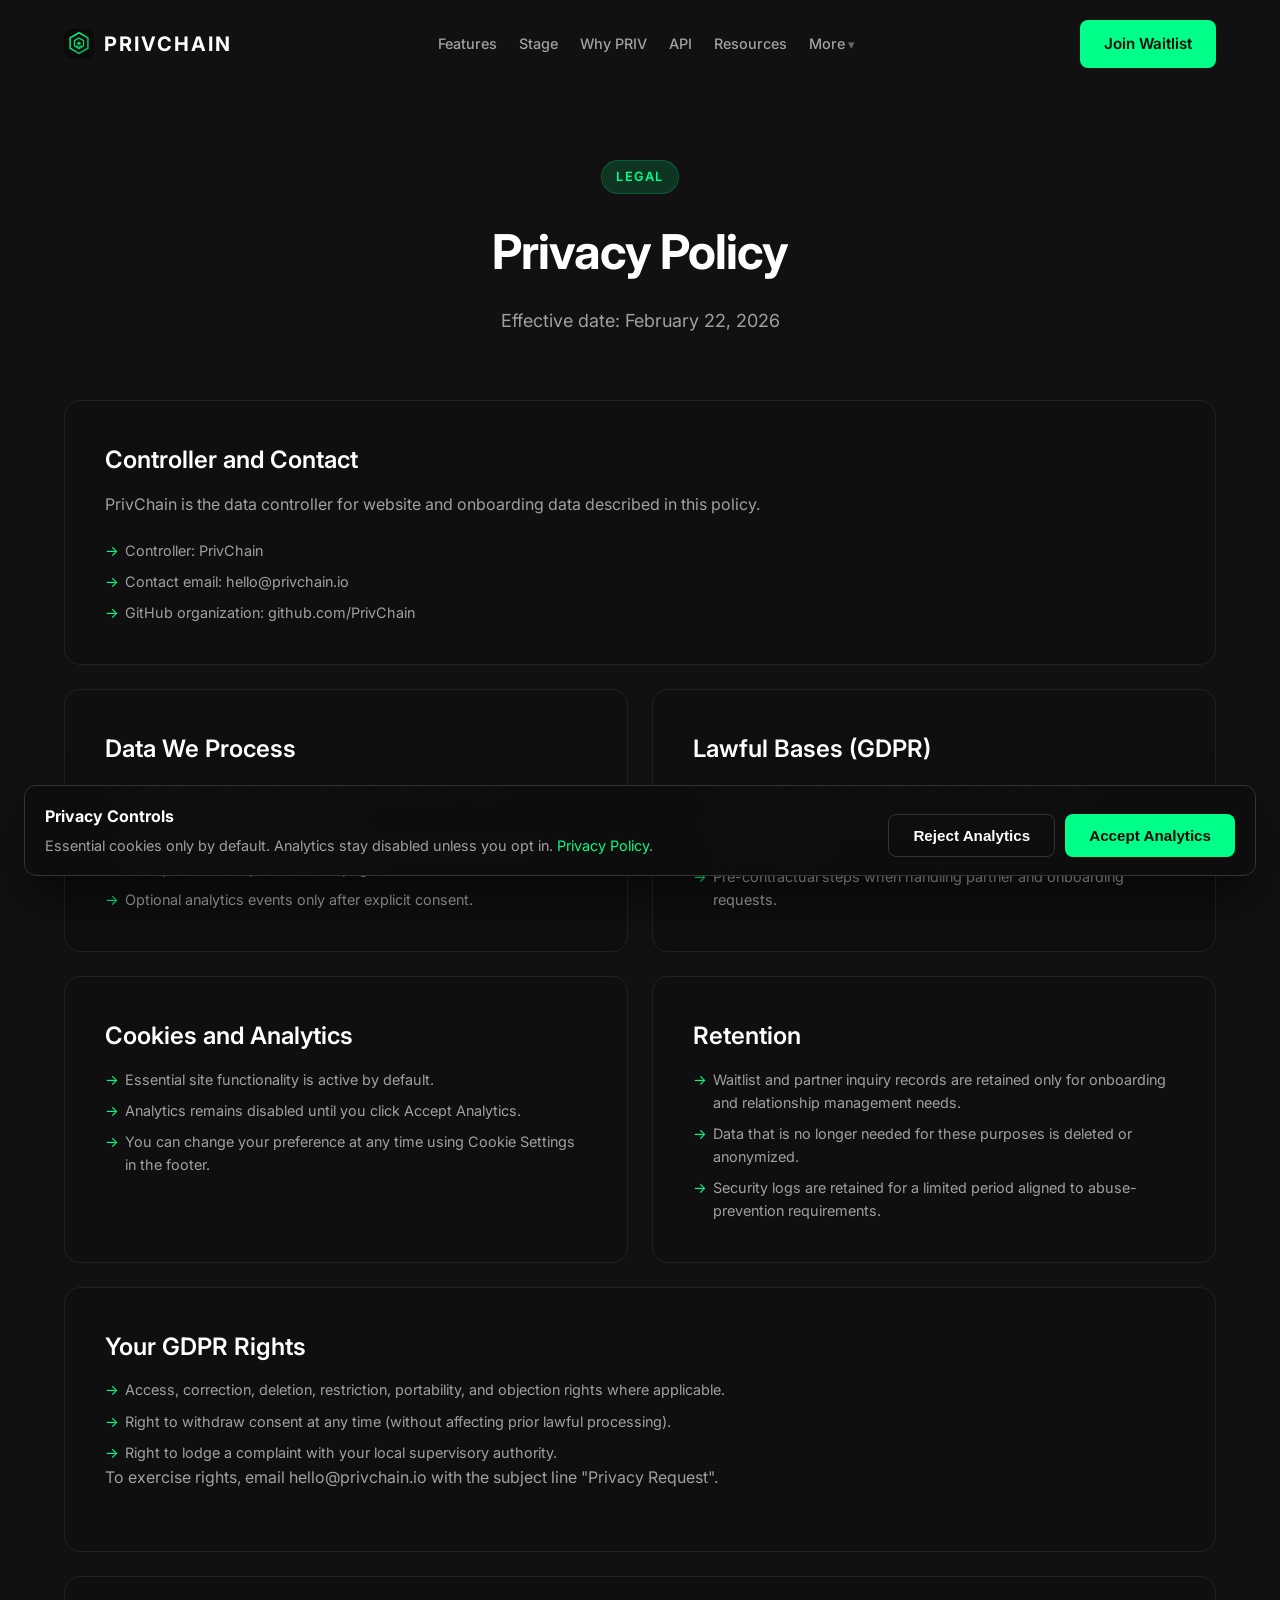
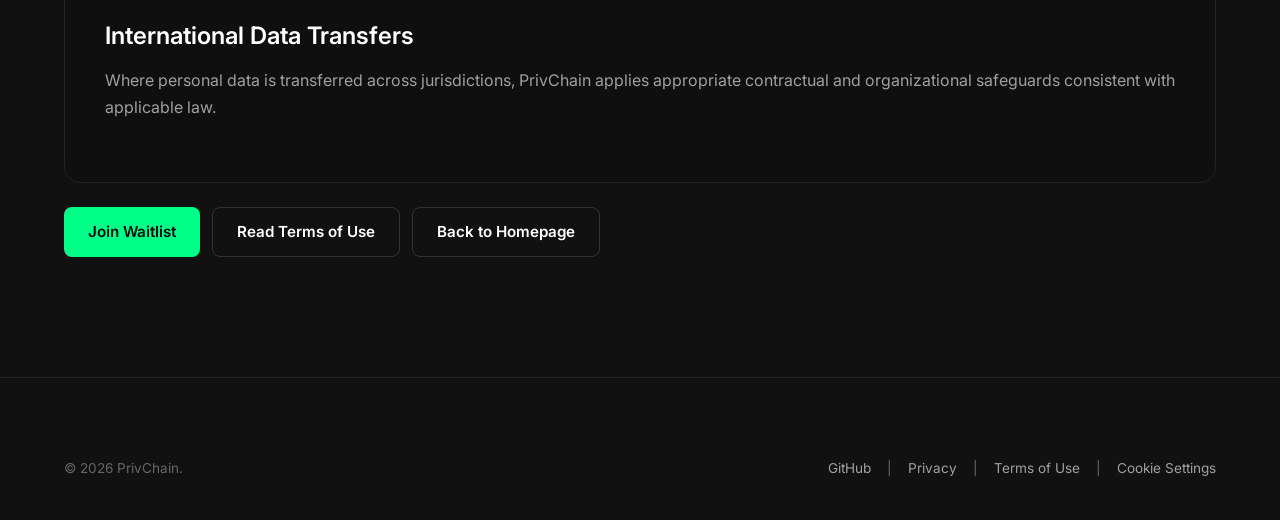
<file: privacy.html>
<!DOCTYPE html>
<html lang="en">
<head>
  <meta charset="UTF-8">
  <meta name="viewport" content="width=device-width, initial-scale=1.0">
  <meta name="description" content="PrivChain Privacy Policy covering GDPR principles, lawful bases, retention, and data subject rights.">
  <meta name="robots" content="index,follow,max-image-preview:large,max-snippet:-1,max-video-preview:-1">
  <meta property="og:title" content="PrivChain Privacy Policy">
  <meta property="og:description" content="How PrivChain handles personal data, cookies, and data subject rights.">
  <meta property="og:type" content="website">
  <meta property="og:url" content="https://privchain.io/privacy.html">
  <meta property="og:image" content="https://privchain.io/assets/brand/social-card-resources-1200x630.png">
  <meta name="twitter:card" content="summary_large_image">
  <meta name="twitter:title" content="PrivChain Privacy Policy">
  <meta name="twitter:description" content="GDPR-focused privacy commitments and rights handling.">
  <meta name="twitter:image" content="https://privchain.io/assets/brand/social-card-resources-1200x630.png">
  <meta name="theme-color" content="#0a0a0a">
  <link rel="canonical" href="https://privchain.io/privacy.html">
  <link rel="alternate" type="text/markdown" href="https://privchain.io/llms-full.txt">
  <title>PrivChain Privacy Policy</title>
  <link rel="preconnect" href="https://fonts.googleapis.com">
  <link rel="preconnect" href="https://fonts.gstatic.com" crossorigin>
  <link href="https://fonts.googleapis.com/css2?family=Inter:wght@300;400;500;600;700;800&amp;display=swap" rel="stylesheet">
  <link rel="stylesheet" href="styles.css">
</head>
<body>
  <nav class="navbar">
    <div class="container nav-container">
      <a href="index.html" class="logo" aria-label="PrivChain Home">
        <img class="logo-image" src="assets/brand/logo-mark.svg" alt="PrivChain logo">
        <span class="logo-text">PRIVCHAIN</span>
      </a>
      <ul class="nav-links">
        <li><a href="index.html#features">Features</a></li>
        <li><a href="index.html#stage">Stage</a></li>
        <li><a href="contract-economy.html">Why PRIV</a></li>
        <li><a href="api.html">API</a></li>
        <li><a href="resources.html">Resources</a></li>
        <li>
          <details class="nav-more">
            <summary>More</summary>
            <ul class="nav-more-menu">
              <li><a href="faq.html">FAQ</a></li>
              <li><a href="privpedia.html">Privpedia</a></li>
              <li><a href="mission.html">Mission</a></li>
              <li><a href="security.html">Security</a></li>
              <li><a href="developers.html">Developers</a></li>
              <li><a href="index.html#community">Community</a></li>
              <li><a href="index.html#roadmap">Execution</a></li>
              <li><a href="signup.html">Signup</a></li>
            </ul>
          </details>
        </li>
      </ul>
      <a href="signup.html" class="btn btn-primary nav-cta" data-funnel-cta="nav">Join Waitlist</a>
      <button class="mobile-menu-btn" aria-label="Toggle menu">
        <span></span>
        <span></span>
        <span></span>
      </button>
    </div>
  </nav>

  <section class="resource-hub" style="padding-top: 160px; min-height: 100vh;">
    <div class="container">
      <div class="section-header">
        <span class="section-tag">Legal</span>
        <h1 class="section-title">Privacy Policy</h1>
        <p class="section-subtitle">Effective date: February 22, 2026</p>
      </div>

      <div class="feature-card" style="opacity: 1; transform: none; margin-bottom: 24px;">
        <h3 class="feature-title">Controller and Contact</h3>
        <p class="feature-description">PrivChain is the data controller for website and onboarding data described in this policy.</p>
        <ul class="feature-list">
          <li>Controller: PrivChain</li>
          <li>Contact email: <a href="mailto:hello@privchain.io">hello@privchain.io</a></li>
          <li>GitHub organization: <a href="https://github.com/PrivChain" target="_blank" rel="noopener">github.com/PrivChain</a></li>
        </ul>
      </div>

      <div class="features-grid" style="margin-bottom: 24px;">
        <article class="feature-card" style="opacity: 1; transform: none;">
          <h3 class="feature-title">Data We Process</h3>
          <ul class="feature-list">
            <li>Waitlist form fields you submit (for example name, email, organization, role, use case details).</li>
            <li>Operational metadata for abuse prevention and diagnostics (for example timestamp and source page).</li>
            <li>Optional analytics events only after explicit consent.</li>
          </ul>
        </article>
        <article class="feature-card" style="opacity: 1; transform: none;">
          <h3 class="feature-title">Lawful Bases (GDPR)</h3>
          <ul class="feature-list">
            <li>Consent for optional analytics and non-essential cookies.</li>
            <li>Legitimate interests for service security, fraud prevention, and platform reliability.</li>
            <li>Pre-contractual steps when handling partner and onboarding requests.</li>
          </ul>
        </article>
      </div>

      <div class="features-grid" style="margin-bottom: 24px;">
        <article class="feature-card" style="opacity: 1; transform: none;">
          <h3 class="feature-title">Cookies and Analytics</h3>
          <ul class="feature-list">
            <li>Essential site functionality is active by default.</li>
            <li>Analytics remains disabled until you click Accept Analytics.</li>
            <li>You can change your preference at any time using Cookie Settings in the footer.</li>
          </ul>
        </article>
        <article class="feature-card" style="opacity: 1; transform: none;">
          <h3 class="feature-title">Retention</h3>
          <ul class="feature-list">
            <li>Waitlist and partner inquiry records are retained only for onboarding and relationship management needs.</li>
            <li>Data that is no longer needed for these purposes is deleted or anonymized.</li>
            <li>Security logs are retained for a limited period aligned to abuse-prevention requirements.</li>
          </ul>
        </article>
      </div>

      <div class="feature-card" style="opacity: 1; transform: none; margin-bottom: 24px;">
        <h3 class="feature-title">Your GDPR Rights</h3>
        <ul class="feature-list">
          <li>Access, correction, deletion, restriction, portability, and objection rights where applicable.</li>
          <li>Right to withdraw consent at any time (without affecting prior lawful processing).</li>
          <li>Right to lodge a complaint with your local supervisory authority.</li>
        </ul>
        <p class="feature-description">To exercise rights, email <a href="mailto:hello@privchain.io">hello@privchain.io</a> with the subject line "Privacy Request".</p>
      </div>

      <div class="feature-card" style="opacity: 1; transform: none;">
        <h3 class="feature-title">International Data Transfers</h3>
        <p class="feature-description">Where personal data is transferred across jurisdictions, PrivChain applies appropriate contractual and organizational safeguards consistent with applicable law.</p>
      </div>

      <div style="margin-top: 24px; display: flex; gap: 12px; flex-wrap: wrap;">
        <a class="btn btn-primary" href="signup.html" data-funnel-cta="privacy_page">Join Waitlist</a>
        <a class="btn btn-secondary" href="terms.html">Read Terms of Use</a>
        <a class="btn btn-secondary" href="index.html">Back to Homepage</a>
      </div>
    </div>
  </section>

  <footer class="footer">
    <div class="container">
      <div class="footer-bottom" style="border-top: none; padding-top: 0;">
        <p>&copy; 2026 PrivChain.</p>
        <div class="footer-legal">
          <a href="https://github.com/PrivChain" target="_blank" rel="noopener">GitHub</a>
          <span>|</span>
          <a href="privacy.html">Privacy</a>
          <span>|</span>
          <a href="terms.html">Terms of Use</a>
          <span>|</span>
          <a href="#cookie-settings" data-open-consent>Cookie Settings</a>
        </div>
      </div>
    </div>
  </footer>

  <script src="assets/js/funnel.js"></script>
  <script>
    document.querySelector('.mobile-menu-btn').addEventListener('click', function() {
      document.querySelector('.nav-links').classList.toggle('active');
      this.classList.toggle('active');
    });

    window.addEventListener('scroll', function() {
      const navbar = document.querySelector('.navbar');
      if (window.scrollY > 50) {
        navbar.classList.add('scrolled');
      } else {
        navbar.classList.remove('scrolled');
      }
    });
  </script>
  <script src="assets/js/consent.js"></script>
  <script src="assets/js/analytics-config.js"></script>
  <script src="assets/js/analytics.js"></script>
</body>
</html>
</file>
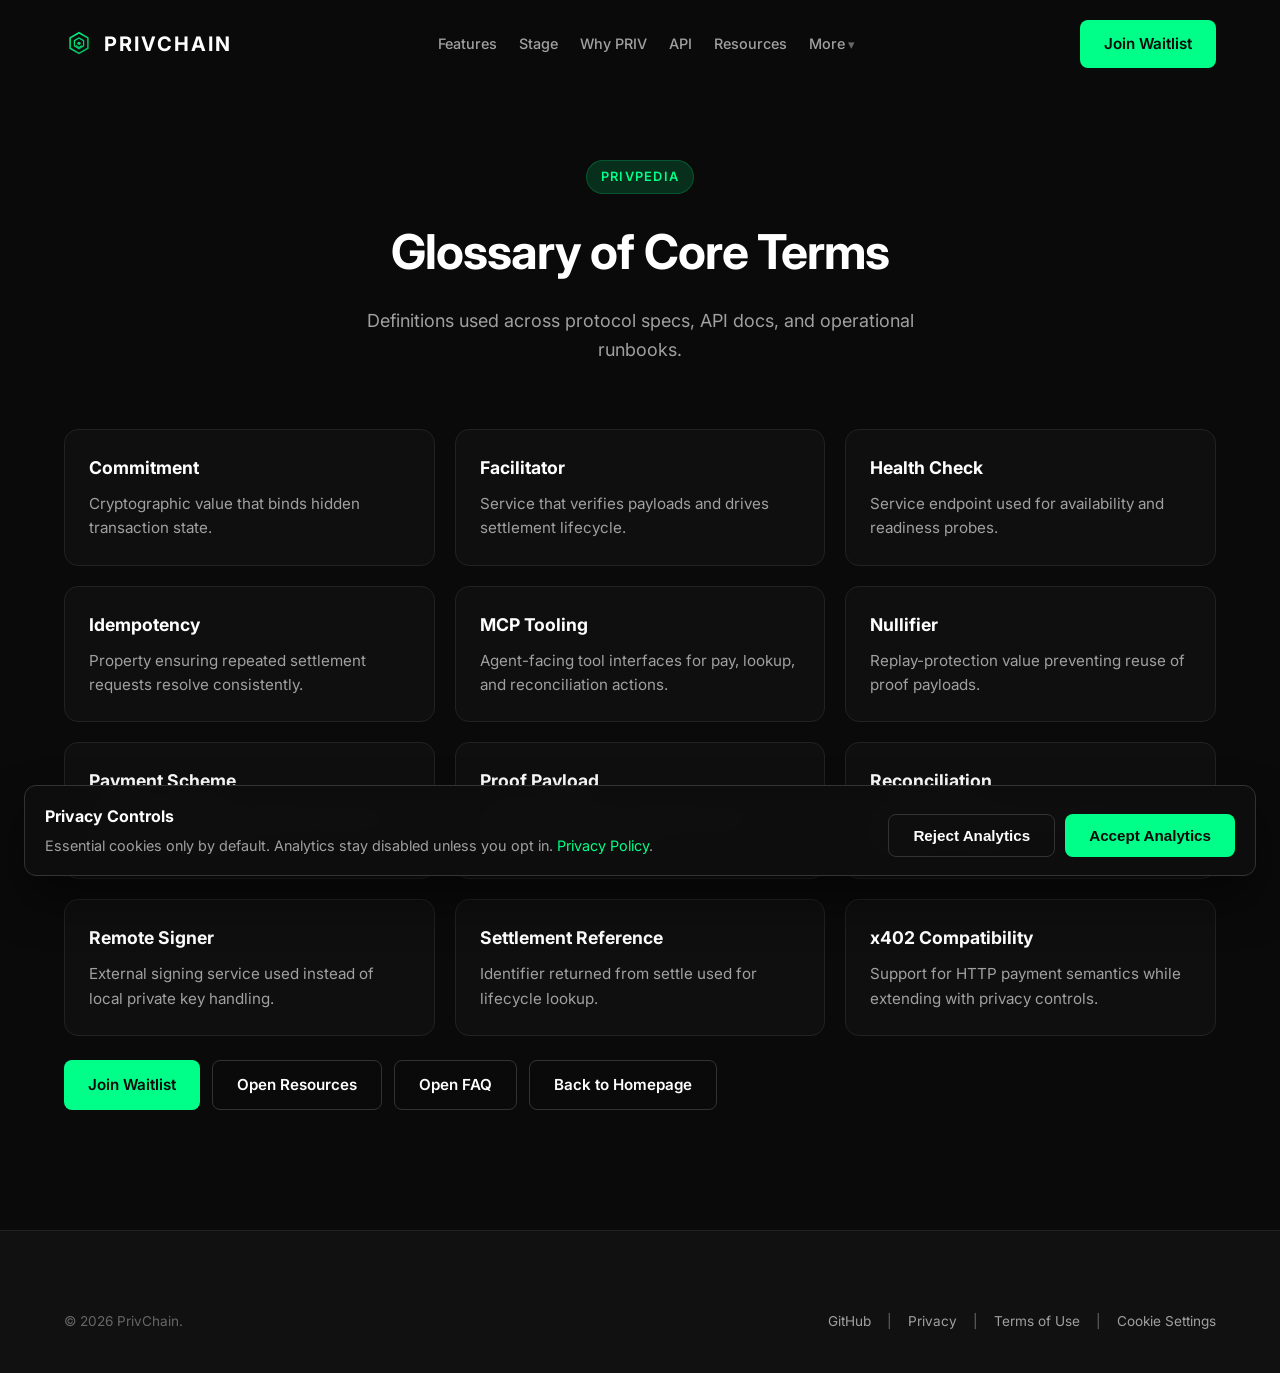
<file: privpedia.html>
<!DOCTYPE html>
<html lang="en">
<head>
    <meta charset="UTF-8">
    <meta name="viewport" content="width=device-width, initial-scale=1.0">
    <meta name="description" content="Privpedia: PrivChain glossary of terms across facilitator flow, proof payloads, signer architecture, and settlement lifecycle.">
  <meta name="robots" content="index,follow,max-image-preview:large,max-snippet:-1,max-video-preview:-1">
    <meta name="keywords" content="Privpedia, PrivChain glossary, nullifier, settlement reference, facilitator, private payments">
    <meta property="og:title" content="Privpedia | PrivChain Glossary of Core Terms">
    <meta property="og:description" content="Definitions for key protocol and operations terms used throughout PrivChain docs.">
    <meta property="og:type" content="website">
    <meta property="og:url" content="https://privchain.io/privpedia.html">
    <meta property="og:image" content="https://privchain.io/assets/brand/social-card-privpedia-1200x630.png">
    <meta name="twitter:card" content="summary_large_image">
    <meta name="twitter:title" content="Privpedia | PrivChain Glossary">
    <meta name="twitter:description" content="Core definitions for private x402-compatible payment infrastructure.">
    <meta name="twitter:image" content="https://privchain.io/assets/brand/social-card-privpedia-1200x630.png">
    <meta name="theme-color" content="#0a0a0a">
    <link rel="canonical" href="https://privchain.io/privpedia.html">
  <link rel="alternate" type="text/markdown" href="https://privchain.io/llms-full.txt">
    <link rel="apple-touch-icon" sizes="180x180" href="/assets/icons/apple-touch-icon.png">
    <link rel="icon" type="image/png" sizes="32x32" href="/assets/icons/favicon-32x32.png">
    <link rel="icon" type="image/png" sizes="16x16" href="/assets/icons/favicon-16x16.png">
    <link rel="manifest" href="/assets/icons/site.webmanifest">
    <link rel="mask-icon" href="/assets/icons/safari-pinned-tab.svg" color="#00ff88">
    <link rel="shortcut icon" href="/assets/icons/favicon.ico">
    <title>Privpedia | PrivChain Glossary of Core Terms</title>
    <link rel="preconnect" href="https://fonts.googleapis.com">
    <link rel="preconnect" href="https://fonts.gstatic.com" crossorigin>
    <link href="https://fonts.googleapis.com/css2?family=Inter:wght@300;400;500;600;700;800&amp;display=swap" rel="stylesheet">
    <link rel="stylesheet" href="styles.css">
</head>
<body>
    <nav class="navbar">
        <div class="container nav-container">
            <a href="index.html" class="logo" aria-label="PrivChain Home">
                <img class="logo-image" src="assets/brand/logo-mark.svg" alt="PrivChain logo">
                <span class="logo-text">PRIVCHAIN</span>
            </a>
            <ul class="nav-links">
                <li><a href="index.html#features">Features</a></li>
                <li><a href="index.html#stage">Stage</a></li>
                <li><a href="contract-economy.html">Why PRIV</a></li>
                <li><a href="api.html">API</a></li>
                <li><a href="resources.html">Resources</a></li>
                <li>
                    <details class="nav-more">
                        <summary>More</summary>
                        <ul class="nav-more-menu">
                            <li><a href="faq.html">FAQ</a></li>
                            <li><a href="privpedia.html">Privpedia</a></li>
                            <li><a href="mission.html">Mission</a></li>
                            <li><a href="security.html">Security</a></li>
              <li><a href="developers.html">Developers</a></li>
                            <li><a href="index.html#community">Community</a></li>
                            <li><a href="index.html#roadmap">Execution</a></li>
                            <li><a href="signup.html">Signup</a></li>
                        </ul>
                    </details>
                </li>
            </ul>
            <a href="signup.html" class="btn btn-primary nav-cta" data-funnel-cta="nav">Join Waitlist</a>
            <button class="mobile-menu-btn" aria-label="Toggle menu">
                <span></span>
                <span></span>
                <span></span>
            </button>
        </div>
    </nav>

    <section class="glossary" style="padding-top: 160px; min-height: 100vh;">
        <div class="container">
            <div class="section-header">
                <span class="section-tag">Privpedia</span>
                <h1 class="section-title">Glossary of Core Terms</h1>
                <p class="section-subtitle">Definitions used across protocol specs, API docs, and operational runbooks.</p>
            </div>

            <div class="glossary-grid">
                <article class="glossary-item" style="opacity: 1; transform: none;"><h3>Commitment</h3><p>Cryptographic value that binds hidden transaction state.</p></article>
                <article class="glossary-item" style="opacity: 1; transform: none;"><h3>Facilitator</h3><p>Service that verifies payloads and drives settlement lifecycle.</p></article>
                <article class="glossary-item" style="opacity: 1; transform: none;"><h3>Health Check</h3><p>Service endpoint used for availability and readiness probes.</p></article>
                <article class="glossary-item" style="opacity: 1; transform: none;"><h3>Idempotency</h3><p>Property ensuring repeated settlement requests resolve consistently.</p></article>
                <article class="glossary-item" style="opacity: 1; transform: none;"><h3>MCP Tooling</h3><p>Agent-facing tool interfaces for pay, lookup, and reconciliation actions.</p></article>
                <article class="glossary-item" style="opacity: 1; transform: none;"><h3>Nullifier</h3><p>Replay-protection value preventing reuse of proof payloads.</p></article>
                <article class="glossary-item" style="opacity: 1; transform: none;"><h3>Payment Scheme</h3><p>Identifier that defines payload format and verification semantics.</p></article>
                <article class="glossary-item" style="opacity: 1; transform: none;"><h3>Proof Payload</h3><p>Serialized proof and metadata bundle supplied for verification.</p></article>
                <article class="glossary-item" style="opacity: 1; transform: none;"><h3>Reconciliation</h3><p>Process that updates long-pending settlement records.</p></article>
                <article class="glossary-item" style="opacity: 1; transform: none;"><h3>Remote Signer</h3><p>External signing service used instead of local private key handling.</p></article>
                <article class="glossary-item" style="opacity: 1; transform: none;"><h3>Settlement Reference</h3><p>Identifier returned from settle used for lifecycle lookup.</p></article>
                <article class="glossary-item" style="opacity: 1; transform: none;"><h3>x402 Compatibility</h3><p>Support for HTTP payment semantics while extending with privacy controls.</p></article>
            </div>

            <div style="margin-top: 24px; display: flex; gap: 12px; flex-wrap: wrap;">
                <a class="btn btn-primary" href="signup.html" data-funnel-cta="privpedia_page">Join Waitlist</a>
                <a class="btn btn-secondary" href="resources.html">Open Resources</a>
                <a class="btn btn-secondary" href="faq.html">Open FAQ</a>
                <a class="btn btn-secondary" href="index.html">Back to Homepage</a>
            </div>
        </div>
    </section>

    <footer class="footer">
        <div class="container">
            <div class="footer-bottom" style="border-top: none; padding-top: 0;">
        <p>&copy; 2026 PrivChain.</p>
        <div class="footer-legal">
          <a href="https://github.com/PrivChain" target="_blank" rel="noopener">GitHub</a>
          <span>|</span>
          <a href="privacy.html">Privacy</a>
          <span>|</span>
          <a href="terms.html">Terms of Use</a>
          <span>|</span>
          <a href="#cookie-settings" data-open-consent>Cookie Settings</a>
        </div>
      </div>
        </div>
    </footer>
  <script src="assets/js/funnel.js"></script>

  <script>
        document.querySelector('.mobile-menu-btn').addEventListener('click', function() {
            document.querySelector('.nav-links').classList.toggle('active');
            this.classList.toggle('active');
        });

        window.addEventListener('scroll', function() {
            const navbar = document.querySelector('.navbar');
            if (window.scrollY > 50) {
                navbar.classList.add('scrolled');
            } else {
                navbar.classList.remove('scrolled');
            }
        });
    </script>
  <script src="assets/js/consent.js"></script>
  <script src="assets/js/analytics-config.js"></script>
  <script src="assets/js/analytics.js"></script>
</body>
</html>
</file>
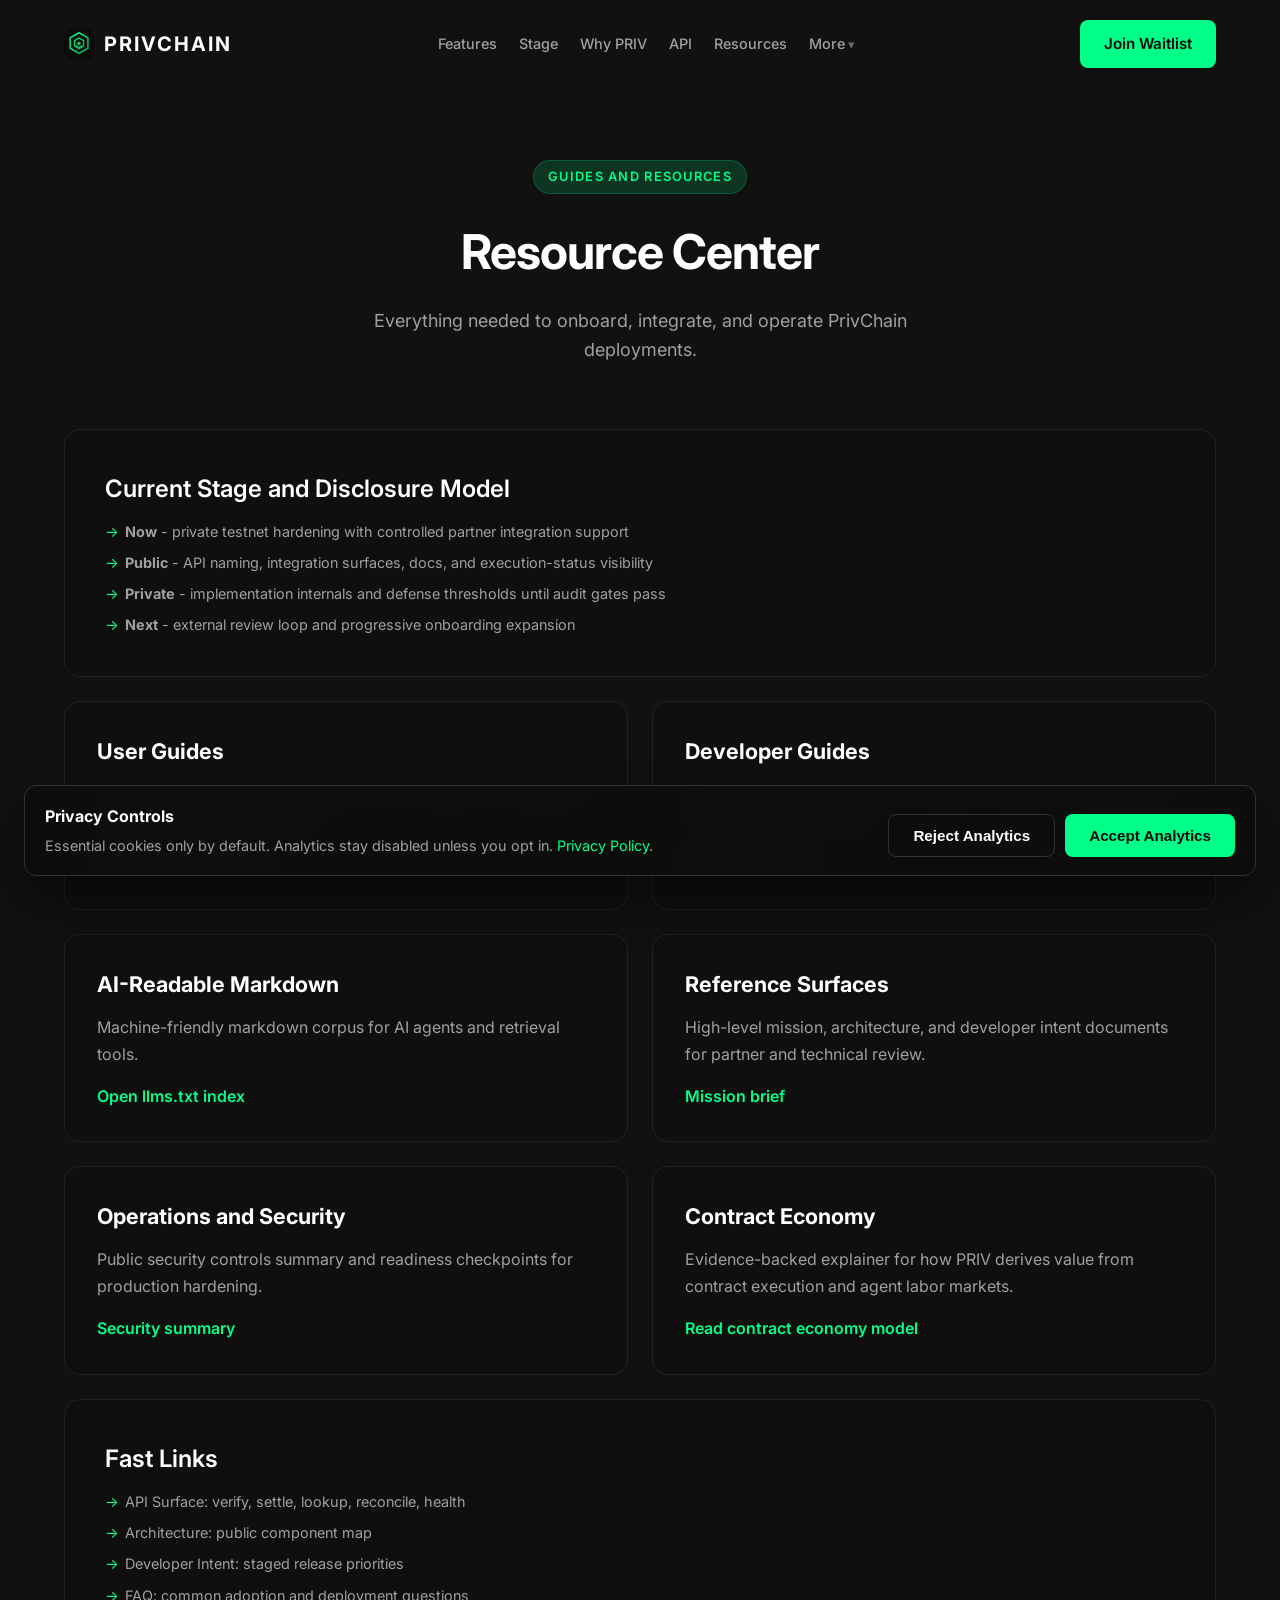
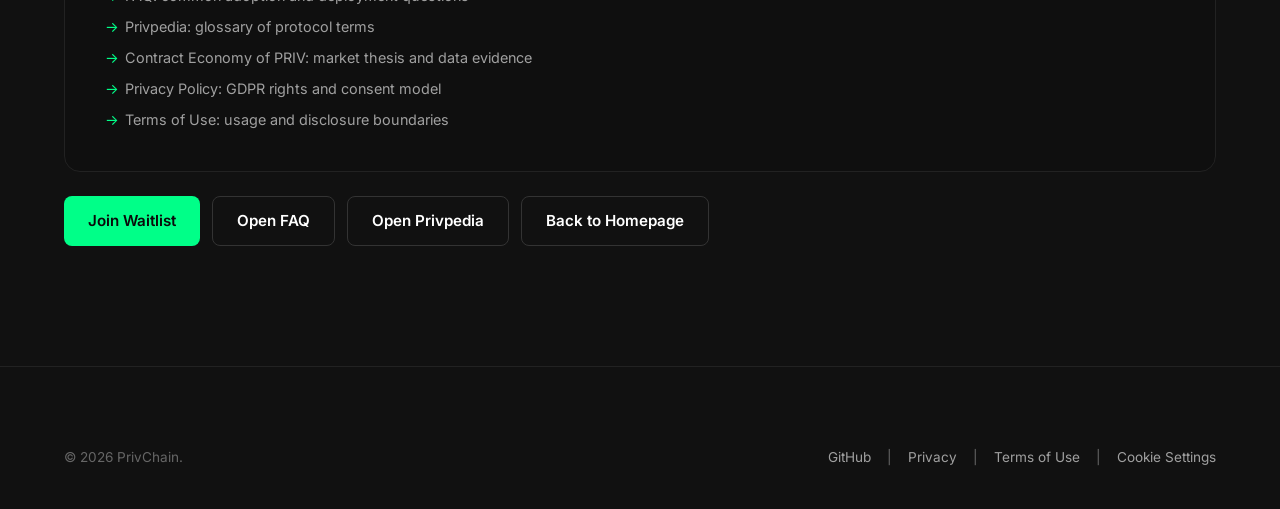
<file: resources.html>
<!DOCTYPE html>
<html lang="en">
<head>
    <meta charset="UTF-8">
    <meta name="viewport" content="width=device-width, initial-scale=1.0">
    <meta name="description" content="PrivChain resources for users, developers, and operators, including current stage signals, onboarding guides, API references, and security operations.">
  <meta name="robots" content="index,follow,max-image-preview:large,max-snippet:-1,max-video-preview:-1">
    <meta name="keywords" content="PrivChain resources, PRIV guides, x402 integration, MCP tooling, private payments">
    <meta property="og:title" content="PrivChain Resources | Guides for Builders and Operators">
    <meta property="og:description" content="Onboarding, integration, and operations guides for private agent payments on PrivChain.">
    <meta property="og:type" content="website">
    <meta property="og:url" content="https://privchain.io/resources.html">
    <meta property="og:image" content="https://privchain.io/assets/brand/social-card-resources-1200x630.png">
    <meta name="twitter:card" content="summary_large_image">
    <meta name="twitter:title" content="PrivChain Resources">
    <meta name="twitter:description" content="Guides and references for private x402-compatible agent payments.">
    <meta name="twitter:image" content="https://privchain.io/assets/brand/social-card-resources-1200x630.png">
    <meta name="theme-color" content="#0a0a0a">
    <link rel="canonical" href="https://privchain.io/resources.html">
  <link rel="alternate" type="text/markdown" href="https://privchain.io/llms-full.txt">
    <link rel="apple-touch-icon" sizes="180x180" href="/assets/icons/apple-touch-icon.png">
    <link rel="icon" type="image/png" sizes="32x32" href="/assets/icons/favicon-32x32.png">
    <link rel="icon" type="image/png" sizes="16x16" href="/assets/icons/favicon-16x16.png">
    <link rel="manifest" href="/assets/icons/site.webmanifest">
    <link rel="mask-icon" href="/assets/icons/safari-pinned-tab.svg" color="#00ff88">
    <link rel="shortcut icon" href="/assets/icons/favicon.ico">
    <title>PrivChain Resources | Guides for Builders and Operators</title>
    <link rel="preconnect" href="https://fonts.googleapis.com">
    <link rel="preconnect" href="https://fonts.gstatic.com" crossorigin>
    <link href="https://fonts.googleapis.com/css2?family=Inter:wght@300;400;500;600;700;800&amp;display=swap" rel="stylesheet">
    <link rel="stylesheet" href="styles.css">
</head>
<body>
    <nav class="navbar">
        <div class="container nav-container">
            <a href="index.html" class="logo" aria-label="PrivChain Home">
                <img class="logo-image" src="assets/brand/logo-mark.svg" alt="PrivChain logo">
                <span class="logo-text">PRIVCHAIN</span>
            </a>
            <ul class="nav-links">
                <li><a href="index.html#features">Features</a></li>
                <li><a href="index.html#stage">Stage</a></li>
                <li><a href="contract-economy.html">Why PRIV</a></li>
                <li><a href="api.html">API</a></li>
                <li><a href="resources.html">Resources</a></li>
                <li>
                    <details class="nav-more">
                        <summary>More</summary>
                        <ul class="nav-more-menu">
                            <li><a href="faq.html">FAQ</a></li>
                            <li><a href="privpedia.html">Privpedia</a></li>
                            <li><a href="mission.html">Mission</a></li>
                            <li><a href="security.html">Security</a></li>
              <li><a href="developers.html">Developers</a></li>
                            <li><a href="index.html#community">Community</a></li>
                            <li><a href="index.html#roadmap">Execution</a></li>
                            <li><a href="signup.html">Signup</a></li>
                        </ul>
                    </details>
                </li>
            </ul>
            <a href="signup.html" class="btn btn-primary nav-cta" data-funnel-cta="nav">Join Waitlist</a>
            <button class="mobile-menu-btn" aria-label="Toggle menu">
                <span></span>
                <span></span>
                <span></span>
            </button>
        </div>
    </nav>

    <section class="resource-hub" style="padding-top: 160px; min-height: 100vh;">
        <div class="container">
            <div class="section-header">
                <span class="section-tag">Guides and Resources</span>
                <h1 class="section-title">Resource Center</h1>
                <p class="section-subtitle">Everything needed to onboard, integrate, and operate PrivChain deployments.</p>
            </div>

            <div class="feature-card" style="opacity: 1; transform: none; margin-bottom: 24px;">
                <h3 class="feature-title">Current Stage and Disclosure Model</h3>
                <ul class="feature-list">
                    <li><strong>Now</strong> - private testnet hardening with controlled partner integration support</li>
                    <li><strong>Public</strong> - API naming, integration surfaces, docs, and execution-status visibility</li>
                    <li><strong>Private</strong> - implementation internals and defense thresholds until audit gates pass</li>
                    <li><strong>Next</strong> - external review loop and progressive onboarding expansion</li>
                </ul>
            </div>

            <div id="user-guides" class="resource-grid" style="margin-bottom: 24px;">
                <article class="resource-card" style="opacity: 1; transform: none;">
                    <h3>User Guides</h3>
                    <p>Wallet setup paths, private payment lifecycle steps, and settlement tracking for day-one adoption.</p>
                    <a href="index.html#get-started">Open get-started flow</a>
                </article>
                <article id="developer-guides" class="resource-card" style="opacity: 1; transform: none;">
                    <h3>Developer Guides</h3>
                    <p>SDK and MCP integration flow, endpoint semantics, and transport compatibility boundaries.</p>
                    <a href="api.html">Read API surface</a>
                </article>
                <article class="resource-card" style="opacity: 1; transform: none;">
                    <h3>AI-Readable Markdown</h3>
                    <p>Machine-friendly markdown corpus for AI agents and retrieval tools.</p>
                    <a href="llms.txt">Open llms.txt index</a>
                </article>
                <article id="reference-surfaces" class="resource-card" style="opacity: 1; transform: none;">
                    <h3>Reference Surfaces</h3>
                    <p>High-level mission, architecture, and developer intent documents for partner and technical review.</p>
                    <a href="mission.html">Mission brief</a>
                </article>
                <article id="operations" class="resource-card" style="opacity: 1; transform: none;">
                    <h3>Operations and Security</h3>
                    <p>Public security controls summary and readiness checkpoints for production hardening.</p>
                    <a href="security.html">Security summary</a>
                </article>
                <article class="resource-card" style="opacity: 1; transform: none;">
                    <h3>Contract Economy</h3>
                    <p>Evidence-backed explainer for how PRIV derives value from contract execution and agent labor markets.</p>
                    <a href="contract-economy.html">Read contract economy model</a>
                </article>
            </div>

            <div class="feature-card" style="opacity: 1; transform: none;">
                <h3 class="feature-title">Fast Links</h3>
                <ul class="feature-list">
                    <li><a href="api.html">API Surface: verify, settle, lookup, reconcile, health</a></li>
                    <li><a href="architecture.html">Architecture: public component map</a></li>
                    <li><a href="developers.html">Developer Intent: staged release priorities</a></li>
                    <li><a href="faq.html">FAQ: common adoption and deployment questions</a></li>
                    <li><a href="privpedia.html">Privpedia: glossary of protocol terms</a></li>
                    <li><a href="contract-economy.html">Contract Economy of PRIV: market thesis and data evidence</a></li>
                    <li><a href="privacy.html">Privacy Policy: GDPR rights and consent model</a></li>
                    <li><a href="terms.html">Terms of Use: usage and disclosure boundaries</a></li>
                </ul>
            </div>

            <div style="margin-top: 24px; display: flex; gap: 12px; flex-wrap: wrap;">
                <a class="btn btn-primary" href="signup.html" data-funnel-cta="resources_page">Join Waitlist</a>
                <a class="btn btn-secondary" href="faq.html">Open FAQ</a>
                <a class="btn btn-secondary" href="privpedia.html">Open Privpedia</a>
                <a class="btn btn-secondary" href="index.html">Back to Homepage</a>
            </div>
        </div>
    </section>

    <footer class="footer">
        <div class="container">
            <div class="footer-bottom" style="border-top: none; padding-top: 0;">
        <p>&copy; 2026 PrivChain.</p>
        <div class="footer-legal">
          <a href="https://github.com/PrivChain" target="_blank" rel="noopener">GitHub</a>
          <span>|</span>
          <a href="privacy.html">Privacy</a>
          <span>|</span>
          <a href="terms.html">Terms of Use</a>
          <span>|</span>
          <a href="#cookie-settings" data-open-consent>Cookie Settings</a>
        </div>
      </div>
        </div>
    </footer>
  <script src="assets/js/funnel.js"></script>

  <script>
        document.querySelector('.mobile-menu-btn').addEventListener('click', function() {
            document.querySelector('.nav-links').classList.toggle('active');
            this.classList.toggle('active');
        });

        window.addEventListener('scroll', function() {
            const navbar = document.querySelector('.navbar');
            if (window.scrollY > 50) {
                navbar.classList.add('scrolled');
            } else {
                navbar.classList.remove('scrolled');
            }
        });
    </script>
  <script src="assets/js/consent.js"></script>
  <script src="assets/js/analytics-config.js"></script>
  <script src="assets/js/analytics.js"></script>
</body>
</html>
</file>
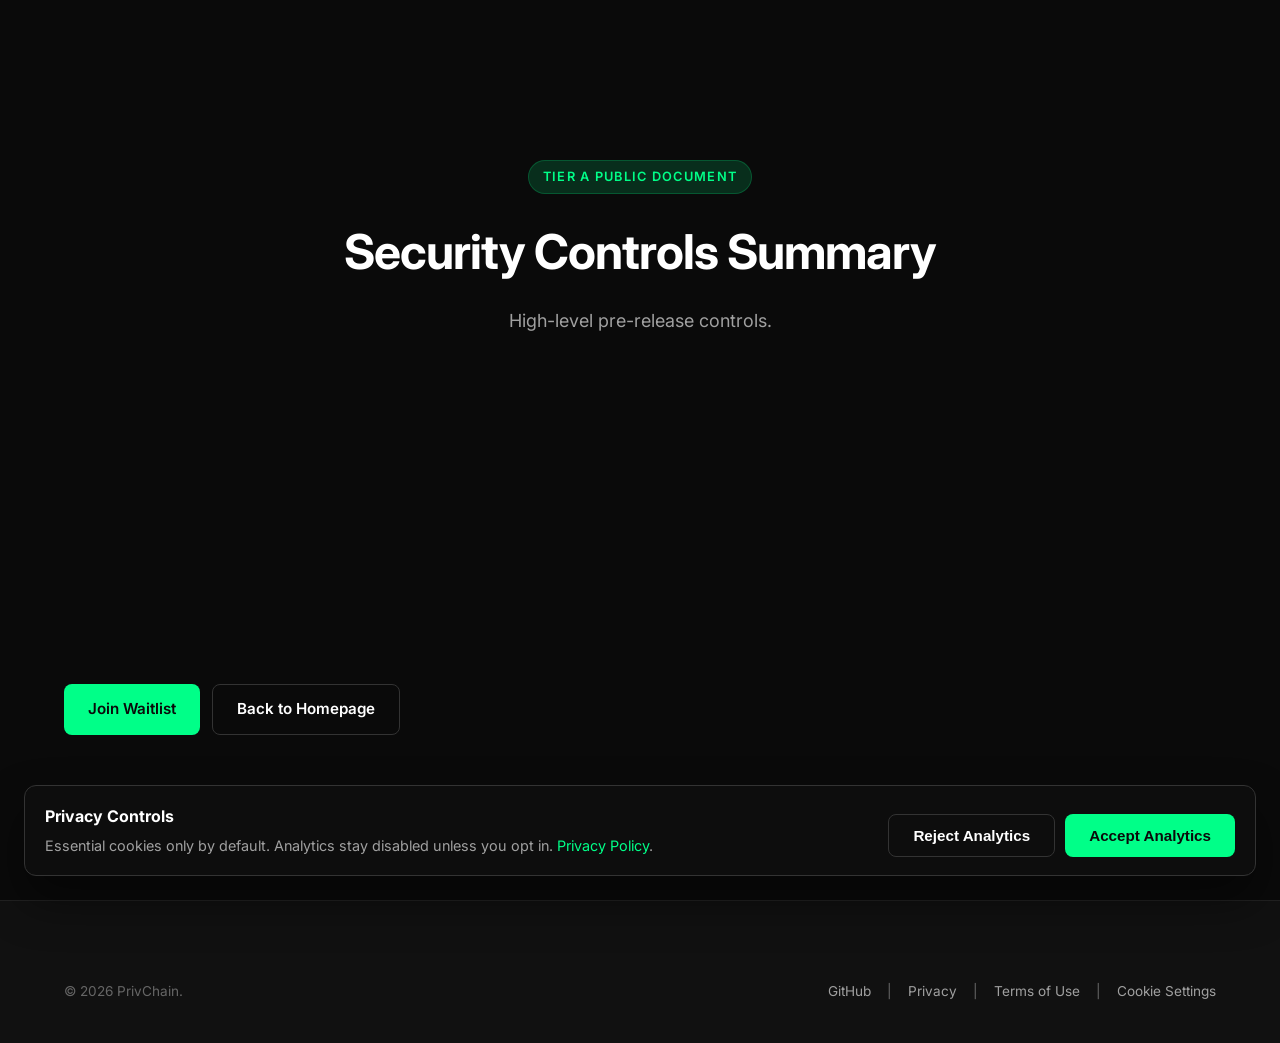
<file: security.html>
<!DOCTYPE html>
<html lang="en">
<head>
  <meta charset="UTF-8">
  <meta name="viewport" content="width=device-width, initial-scale=1.0">
  <meta name="description" content="PrivChain security controls summary including replay protections, idempotency, lifecycle tracking, and signer isolation direction.">
  <meta name="robots" content="index,follow,max-image-preview:large,max-snippet:-1,max-video-preview:-1">
  <meta property="og:title" content="PrivChain Security Summary">
  <meta property="og:description" content="High-level pre-release controls and operational security direction.">
  <meta property="og:type" content="website">
  <meta property="og:url" content="https://privchain.io/security.html">
  <meta property="og:image" content="https://privchain.io/assets/brand/social-card-security-1200x630.png">
  <meta name="twitter:card" content="summary_large_image">
  <meta name="twitter:title" content="PrivChain Security Summary">
  <meta name="twitter:description" content="Public security controls for private payment infrastructure readiness.">
  <meta name="twitter:image" content="https://privchain.io/assets/brand/social-card-security-1200x630.png">
  <meta name="theme-color" content="#0a0a0a">
  <link rel="canonical" href="https://privchain.io/security.html">
  <link rel="alternate" type="text/markdown" href="https://privchain.io/llms-full.txt">
  <title>PrivChain Security Summary</title>
  <link rel="preconnect" href="https://fonts.googleapis.com">
  <link rel="preconnect" href="https://fonts.gstatic.com" crossorigin>
  <link href="https://fonts.googleapis.com/css2?family=Inter:wght@300;400;500;600;700;800&amp;display=swap" rel="stylesheet">
  <link rel="stylesheet" href="styles.css">
</head>
<body>
<section class="roadmap" style="padding-top:160px;min-height:100vh;"><div class="container"><div class="section-header"><span class="section-tag">Tier A Public Document</span><h1 class="section-title">Security Controls Summary</h1><p class="section-subtitle">High-level pre-release controls.</p></div>
<div class="feature-card"><ul class="feature-list">
<li>Replay protection for payment payloads</li>
<li>Idempotency enforcement for verify and settle operations</li>
<li>Optional bearer auth for protected deployments</li>
<li>Settlement lifecycle tracking and reconciliation support</li>
<li>Signer isolation with external signer interfaces</li>
<li>KMS/HSM-compatible key management direction</li>
</ul></div>
<div style="margin-top:24px;display:flex;gap:12px;flex-wrap:wrap;"><a class="btn btn-primary" href="signup.html" data-funnel-cta="security_page">Join Waitlist</a><a class="btn btn-secondary" href="index.html">Back to Homepage</a></div></div></section>
  <footer class="footer">
    <div class="container">
      <div class="footer-bottom" style="border-top: none; padding-top: 0;">
        <p>&copy; 2026 PrivChain.</p>
        <div class="footer-legal">
          <a href="https://github.com/PrivChain" target="_blank" rel="noopener">GitHub</a>
          <span>|</span>
          <a href="privacy.html">Privacy</a>
          <span>|</span>
          <a href="terms.html">Terms of Use</a>
          <span>|</span>
          <a href="#cookie-settings" data-open-consent>Cookie Settings</a>
        </div>
      </div>
    </div>
  </footer>
  <script src="assets/js/funnel.js"></script>
  <script src="assets/js/consent.js"></script>
  <script src="assets/js/analytics-config.js"></script>
  <script src="assets/js/analytics.js"></script>
</body>
</html>
</file>
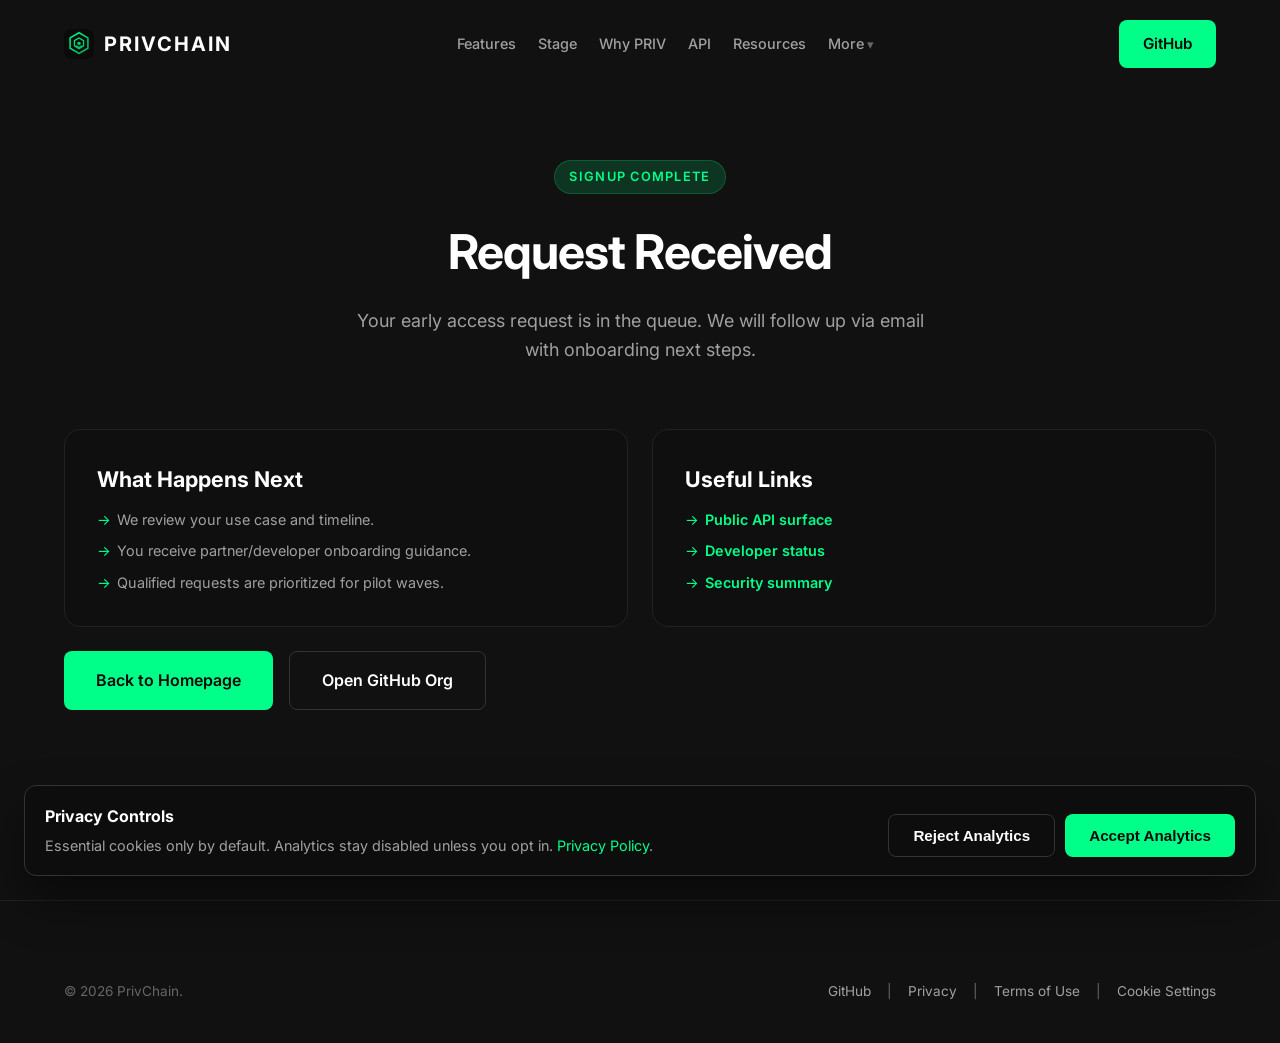
<file: signup-success.html>
<!DOCTYPE html>
<html lang="en">
<head>
  <meta charset="UTF-8">
  <meta name="viewport" content="width=device-width, initial-scale=1.0">
  <meta name="description" content="PrivChain signup confirmation.">
  <meta name="robots" content="noindex,nofollow">
  <meta name="theme-color" content="#0a0a0a">
  <link rel="canonical" href="https://privchain.io/signup-success.html">
  <link rel="apple-touch-icon" sizes="180x180" href="/assets/icons/apple-touch-icon.png">
  <link rel="icon" type="image/png" sizes="32x32" href="/assets/icons/favicon-32x32.png">
  <link rel="icon" type="image/png" sizes="16x16" href="/assets/icons/favicon-16x16.png">
  <link rel="manifest" href="/assets/icons/site.webmanifest">
  <link rel="mask-icon" href="/assets/icons/safari-pinned-tab.svg" color="#00ff88">
  <link rel="shortcut icon" href="/assets/icons/favicon.ico">
  <title>PrivChain Signup Received</title>
  <link rel="preconnect" href="https://fonts.googleapis.com">
  <link rel="preconnect" href="https://fonts.gstatic.com" crossorigin>
  <link href="https://fonts.googleapis.com/css2?family=Inter:wght@300;400;500;600;700;800&amp;display=swap" rel="stylesheet">
  <link rel="stylesheet" href="styles.css">
</head>
<body>
  <nav class="navbar">
    <div class="container nav-container">
      <a href="index.html" class="logo" aria-label="PrivChain Home">
        <img class="logo-image" src="assets/brand/logo-mark.svg" alt="PrivChain logo">
        <span class="logo-text">PRIVCHAIN</span>
      </a>
      <ul class="nav-links">
        <li><a href="index.html#features">Features</a></li>
        <li><a href="index.html#stage">Stage</a></li>
        <li><a href="contract-economy.html">Why PRIV</a></li>
        <li><a href="api.html">API</a></li>
        <li><a href="resources.html">Resources</a></li>
        <li>
          <details class="nav-more">
            <summary>More</summary>
            <ul class="nav-more-menu">
              <li><a href="faq.html">FAQ</a></li>
              <li><a href="privpedia.html">Privpedia</a></li>
              <li><a href="mission.html">Mission</a></li>
              <li><a href="security.html">Security</a></li>
              <li><a href="developers.html">Developers</a></li>
              <li><a href="index.html#community">Community</a></li>
              <li><a href="index.html#roadmap">Execution</a></li>
              <li><a href="signup.html">Signup</a></li>
            </ul>
          </details>
        </li>
      </ul>
      <a href="https://github.com/PrivChain" target="_blank" rel="noopener" class="btn btn-primary nav-cta">GitHub</a>
      <button class="mobile-menu-btn" aria-label="Toggle menu">
        <span></span>
        <span></span>
        <span></span>
      </button>
    </div>
  </nav>

  <section class="resource-hub" style="padding-top: 160px; min-height: 100vh;">
    <div class="container">
      <div class="section-header">
        <span class="section-tag">Signup Complete</span>
        <h1 class="section-title">Request Received</h1>
        <p class="section-subtitle">Your early access request is in the queue. We will follow up via email with onboarding next steps.</p>
      </div>

      <div class="resource-grid">
        <article class="resource-card" style="opacity: 1; transform: none;">
          <h3>What Happens Next</h3>
          <ul class="feature-list">
            <li>We review your use case and timeline.</li>
            <li>You receive partner/developer onboarding guidance.</li>
            <li>Qualified requests are prioritized for pilot waves.</li>
          </ul>
        </article>
        <article class="resource-card" style="opacity: 1; transform: none;">
          <h3>Useful Links</h3>
          <ul class="feature-list">
            <li><a href="api.html">Public API surface</a></li>
            <li><a href="developers.html">Developer status</a></li>
            <li><a href="security.html">Security summary</a></li>
          </ul>
        </article>
      </div>

      <div class="cta-buttons" style="justify-content: flex-start; margin-top: 24px;">
        <a class="btn btn-primary btn-lg" href="index.html">Back to Homepage</a>
        <a class="btn btn-secondary btn-lg" href="https://github.com/PrivChain" target="_blank" rel="noopener">Open GitHub Org</a>
      </div>
    </div>
  </section>

  <footer class="footer">
    <div class="container">
      <div class="footer-bottom" style="border-top: none; padding-top: 0;">
        <p>&copy; 2026 PrivChain.</p>
        <div class="footer-legal">
          <a href="https://github.com/PrivChain" target="_blank" rel="noopener">GitHub</a>
          <span>|</span>
          <a href="privacy.html">Privacy</a>
          <span>|</span>
          <a href="terms.html">Terms of Use</a>
          <span>|</span>
          <a href="#cookie-settings" data-open-consent>Cookie Settings</a>
        </div>
      </div>
    </div>
  </footer>

  <script src="assets/js/funnel.js"></script>
  <script>
    document.querySelector('.mobile-menu-btn').addEventListener('click', function() {
      document.querySelector('.nav-links').classList.toggle('active');
      this.classList.toggle('active');
    });
  </script>
  <script src="assets/js/consent.js"></script>
  <script src="assets/js/analytics-config.js"></script>
  <script src="assets/js/analytics.js"></script>
  <script>
    (function () {
      if (sessionStorage.getItem("pc_waitlist_signup_tracked") === "1") return;

      let params = { signup_location: "website", form_provider: "formsubmit" };
      try {
        const raw = localStorage.getItem("privchain_funnel_v1");
        if (raw) {
          const state = JSON.parse(raw) || {};
          const last = state.last_touch || {};
          params.utm_source = last.utm_source || "";
          params.utm_medium = last.utm_medium || "";
          params.utm_campaign = last.utm_campaign || "";
          params.funnel_from = last.path || "";
        }
      } catch (_) {
        // Ignore attribution parsing errors.
      }

      window.privchainTrackEvent("waitlist_signup", params);
      sessionStorage.setItem("pc_waitlist_signup_tracked", "1");
    })();
  </script>
</body>
</html>
</file>
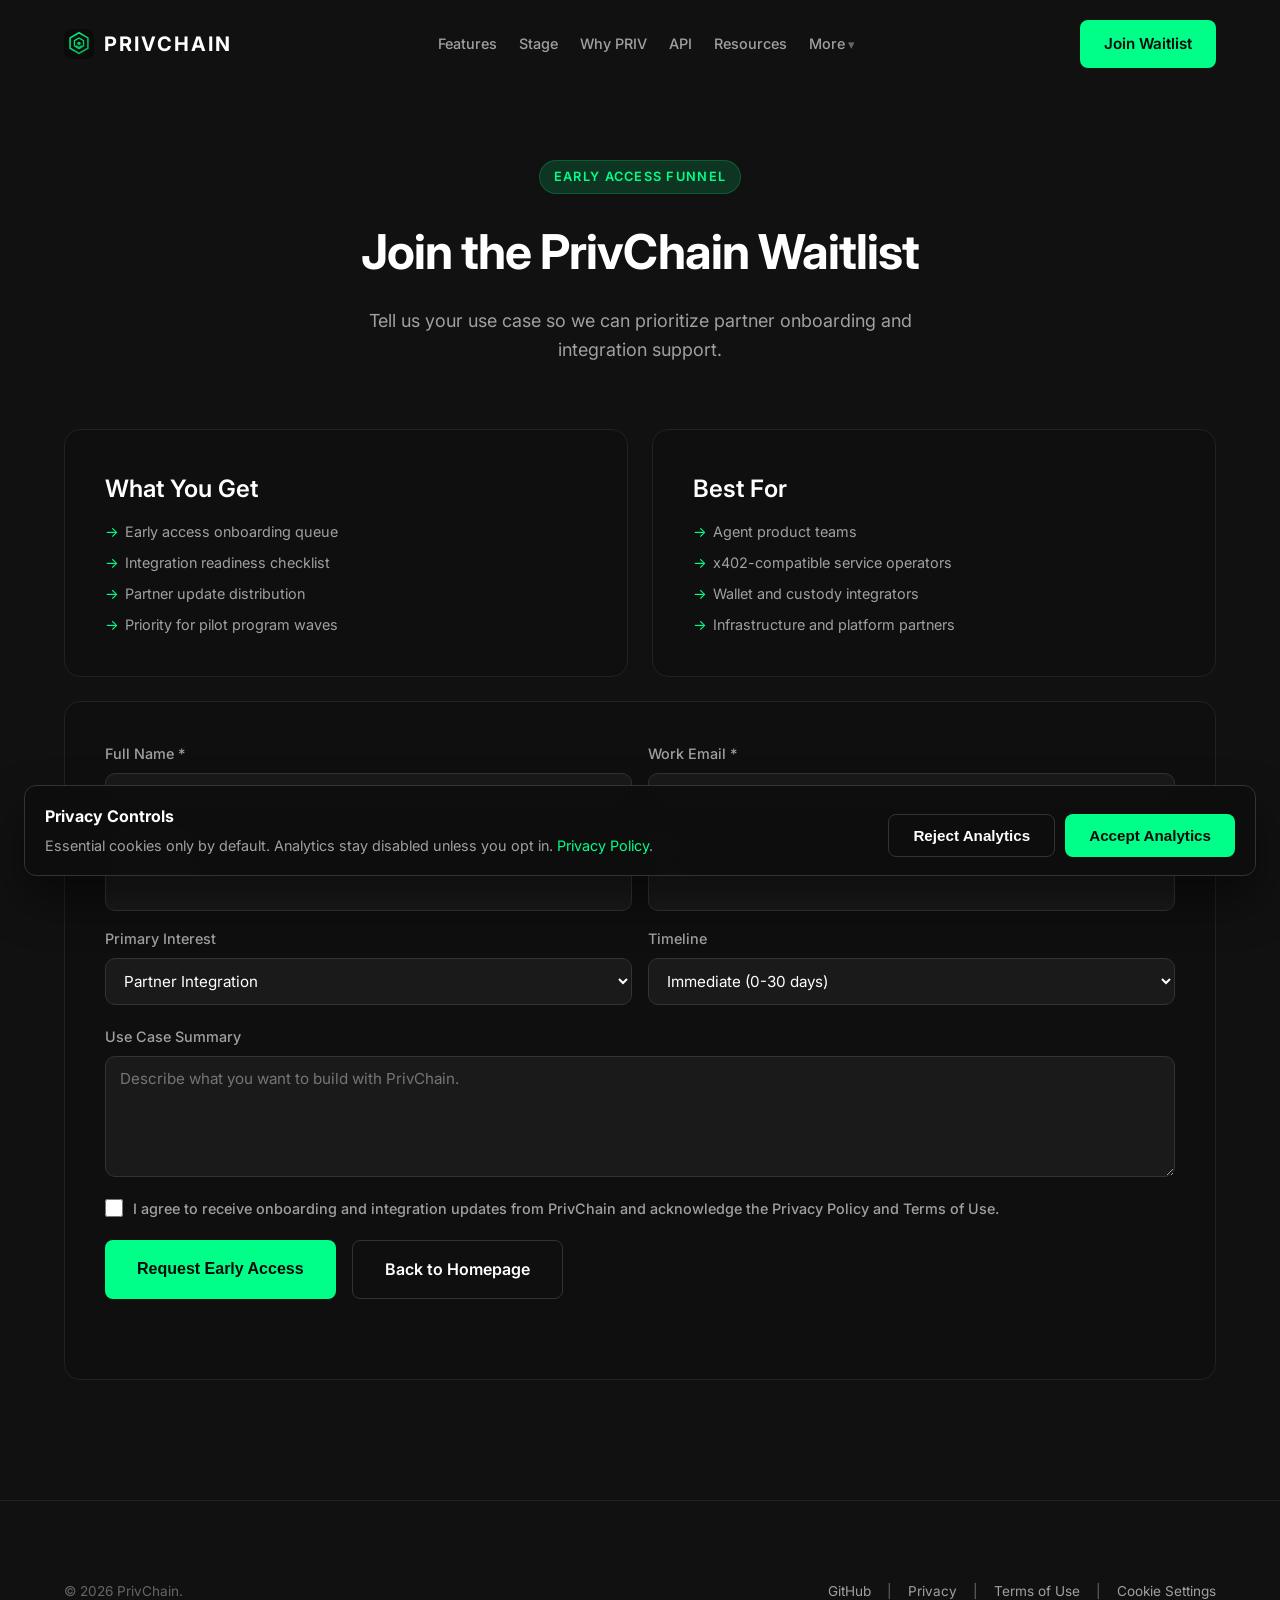
<file: signup.html>
<!DOCTYPE html>
<html lang="en">
<head>
  <meta charset="UTF-8">
  <meta name="viewport" content="width=device-width, initial-scale=1.0">
  <meta name="description" content="Join the PrivChain early access waitlist for partner and developer onboarding.">
  <meta name="robots" content="index,follow,max-image-preview:large,max-snippet:-1,max-video-preview:-1">
  <meta name="keywords" content="PrivChain signup, PrivChain waitlist, private payments early access, x402 privacy">
  <meta property="og:title" content="PrivChain Early Access Signup">
  <meta property="og:description" content="Request early access for PrivChain partner and developer onboarding.">
  <meta property="og:type" content="website">
  <meta property="og:url" content="https://privchain.io/signup.html">
  <meta property="og:image" content="https://privchain.io/assets/brand/social-card-developers-1200x630.png">
  <meta name="twitter:card" content="summary_large_image">
  <meta name="twitter:title" content="PrivChain Early Access Signup">
  <meta name="twitter:description" content="Join the waitlist for private x402-compatible payment infrastructure.">
  <meta name="twitter:image" content="https://privchain.io/assets/brand/social-card-developers-1200x630.png">
  <meta name="theme-color" content="#0a0a0a">
  <link rel="canonical" href="https://privchain.io/signup.html">
  <link rel="alternate" type="text/markdown" href="https://privchain.io/llms-full.txt">
  <link rel="apple-touch-icon" sizes="180x180" href="/assets/icons/apple-touch-icon.png">
  <link rel="icon" type="image/png" sizes="32x32" href="/assets/icons/favicon-32x32.png">
  <link rel="icon" type="image/png" sizes="16x16" href="/assets/icons/favicon-16x16.png">
  <link rel="manifest" href="/assets/icons/site.webmanifest">
  <link rel="mask-icon" href="/assets/icons/safari-pinned-tab.svg" color="#00ff88">
  <link rel="shortcut icon" href="/assets/icons/favicon.ico">
  <title>PrivChain Early Access Signup</title>
  <link rel="preconnect" href="https://fonts.googleapis.com">
  <link rel="preconnect" href="https://fonts.gstatic.com" crossorigin>
  <link href="https://fonts.googleapis.com/css2?family=Inter:wght@300;400;500;600;700;800&amp;display=swap" rel="stylesheet">
  <link rel="stylesheet" href="styles.css">
</head>
<body>
  <nav class="navbar">
    <div class="container nav-container">
      <a href="index.html" class="logo" aria-label="PrivChain Home">
        <img class="logo-image" src="assets/brand/logo-mark.svg" alt="PrivChain logo">
        <span class="logo-text">PRIVCHAIN</span>
      </a>
      <ul class="nav-links">
        <li><a href="index.html#features">Features</a></li>
        <li><a href="index.html#stage">Stage</a></li>
        <li><a href="contract-economy.html">Why PRIV</a></li>
        <li><a href="api.html">API</a></li>
        <li><a href="resources.html">Resources</a></li>
        <li>
          <details class="nav-more">
            <summary>More</summary>
            <ul class="nav-more-menu">
              <li><a href="faq.html">FAQ</a></li>
              <li><a href="privpedia.html">Privpedia</a></li>
              <li><a href="mission.html">Mission</a></li>
              <li><a href="security.html">Security</a></li>
              <li><a href="developers.html">Developers</a></li>
              <li><a href="index.html#community">Community</a></li>
              <li><a href="index.html#roadmap">Execution</a></li>
              <li><a href="signup.html">Signup</a></li>
            </ul>
          </details>
        </li>
      </ul>
      <a href="signup.html" class="btn btn-primary nav-cta" data-funnel-cta="nav">Join Waitlist</a>
      <button class="mobile-menu-btn" aria-label="Toggle menu">
        <span></span>
        <span></span>
        <span></span>
      </button>
    </div>
  </nav>

  <section class="resource-hub" style="padding-top: 160px; min-height: 100vh;">
    <div class="container">
      <div class="section-header">
        <span class="section-tag">Early Access Funnel</span>
        <h1 class="section-title">Join the PrivChain Waitlist</h1>
        <p class="section-subtitle">Tell us your use case so we can prioritize partner onboarding and integration support.</p>
      </div>

      <div class="features-grid" style="margin-bottom: 24px;">
        <article class="feature-card" style="opacity: 1; transform: none;">
          <h3 class="feature-title">What You Get</h3>
          <ul class="feature-list">
            <li>Early access onboarding queue</li>
            <li>Integration readiness checklist</li>
            <li>Partner update distribution</li>
            <li>Priority for pilot program waves</li>
          </ul>
        </article>
        <article class="feature-card" style="opacity: 1; transform: none;">
          <h3 class="feature-title">Best For</h3>
          <ul class="feature-list">
            <li>Agent product teams</li>
            <li>x402-compatible service operators</li>
            <li>Wallet and custody integrators</li>
            <li>Infrastructure and platform partners</li>
          </ul>
        </article>
      </div>

      <div class="feature-card" style="opacity: 1; transform: none;">
        <form data-funnel-form class="signup-form" action="https://formsubmit.co/hello@privchain.io" method="POST">
          <input type="hidden" name="_subject" value="PrivChain Waitlist Signup">
          <input type="hidden" name="_next" value="https://privchain.io/signup-success.html">
          <input type="hidden" name="_template" value="table">
          <input type="text" name="_honey" style="display:none">

          <input type="hidden" name="session_id" value="">
          <input type="hidden" name="source_page" value="">
          <input type="hidden" name="source_path" value="">
          <input type="hidden" name="referrer" value="">
          <input type="hidden" name="submitted_at" value="">
          <input type="hidden" name="first_touch_json" value="">
          <input type="hidden" name="last_touch_json" value="">
          <input type="hidden" name="user_agent" value="">
          <input type="hidden" name="utm_source" value="">
          <input type="hidden" name="utm_medium" value="">
          <input type="hidden" name="utm_campaign" value="">
          <input type="hidden" name="utm_term" value="">
          <input type="hidden" name="utm_content" value="">
          <input type="hidden" name="gclid" value="">
          <input type="hidden" name="fbclid" value="">

          <div class="signup-grid">
            <label>
              <span>Full Name *</span>
              <input type="text" name="full_name" required>
            </label>
            <label>
              <span>Work Email *</span>
              <input type="email" name="email" required>
            </label>
            <label>
              <span>Organization</span>
              <input type="text" name="organization">
            </label>
            <label>
              <span>Role</span>
              <input type="text" name="role">
            </label>
            <label>
              <span>Primary Interest</span>
              <select name="primary_interest">
                <option value="partner_integration">Partner Integration</option>
                <option value="developer_sdk">Developer SDK</option>
                <option value="mcp_agent_tools">MCP Agent Tools</option>
                <option value="wallet_signer">Wallet and Signer</option>
                <option value="other">Other</option>
              </select>
            </label>
            <label>
              <span>Timeline</span>
              <select name="timeline">
                <option value="immediate">Immediate (0-30 days)</option>
                <option value="near_term">Near-term (1-3 months)</option>
                <option value="later">Later (3+ months)</option>
              </select>
            </label>
          </div>

          <label class="signup-textarea">
            <span>Use Case Summary</span>
            <textarea name="use_case" rows="5" placeholder="Describe what you want to build with PrivChain."></textarea>
          </label>

          <label class="signup-consent">
            <input type="checkbox" name="consent" required>
            <span>I agree to receive onboarding and integration updates from PrivChain and acknowledge the <a href="privacy.html">Privacy Policy</a> and <a href="terms.html">Terms of Use</a>.</span>
          </label>

          <div class="cta-buttons" style="justify-content: flex-start;">
            <button type="submit" class="btn btn-primary btn-lg">Request Early Access</button>
            <a href="index.html" class="btn btn-secondary btn-lg">Back to Homepage</a>
          </div>
        </form>
      </div>
    </div>
  </section>

  <footer class="footer">
    <div class="container">
      <div class="footer-bottom" style="border-top: none; padding-top: 0;">
        <p>&copy; 2026 PrivChain.</p>
        <div class="footer-legal">
          <a href="https://github.com/PrivChain" target="_blank" rel="noopener">GitHub</a>
          <span>|</span>
          <a href="privacy.html">Privacy</a>
          <span>|</span>
          <a href="terms.html">Terms of Use</a>
          <span>|</span>
          <a href="#cookie-settings" data-open-consent>Cookie Settings</a>
        </div>
      </div>
    </div>
  </footer>

  <script src="assets/js/funnel.js"></script>
  <script>
    document.querySelector('.mobile-menu-btn').addEventListener('click', function() {
      document.querySelector('.nav-links').classList.toggle('active');
      this.classList.toggle('active');
    });

    window.addEventListener('scroll', function() {
      const navbar = document.querySelector('.navbar');
      if (window.scrollY > 50) {
        navbar.classList.add('scrolled');
      } else {
        navbar.classList.remove('scrolled');
      }
    });
  </script>
  <script src="assets/js/consent.js"></script>
  <script src="assets/js/analytics-config.js"></script>
  <script src="assets/js/analytics.js"></script>
  <script>
    (function () {
      window.privchainTrackEvent("waitlist_form_view", { signup_location: "website" });
      const form = document.querySelector("form[data-funnel-form]");
      if (!form) return;
      form.addEventListener("submit", function () {
        window.privchainTrackEvent("waitlist_form_submit", { signup_location: "website" });
      });
    })();
  </script>
</body>
</html>
</file>
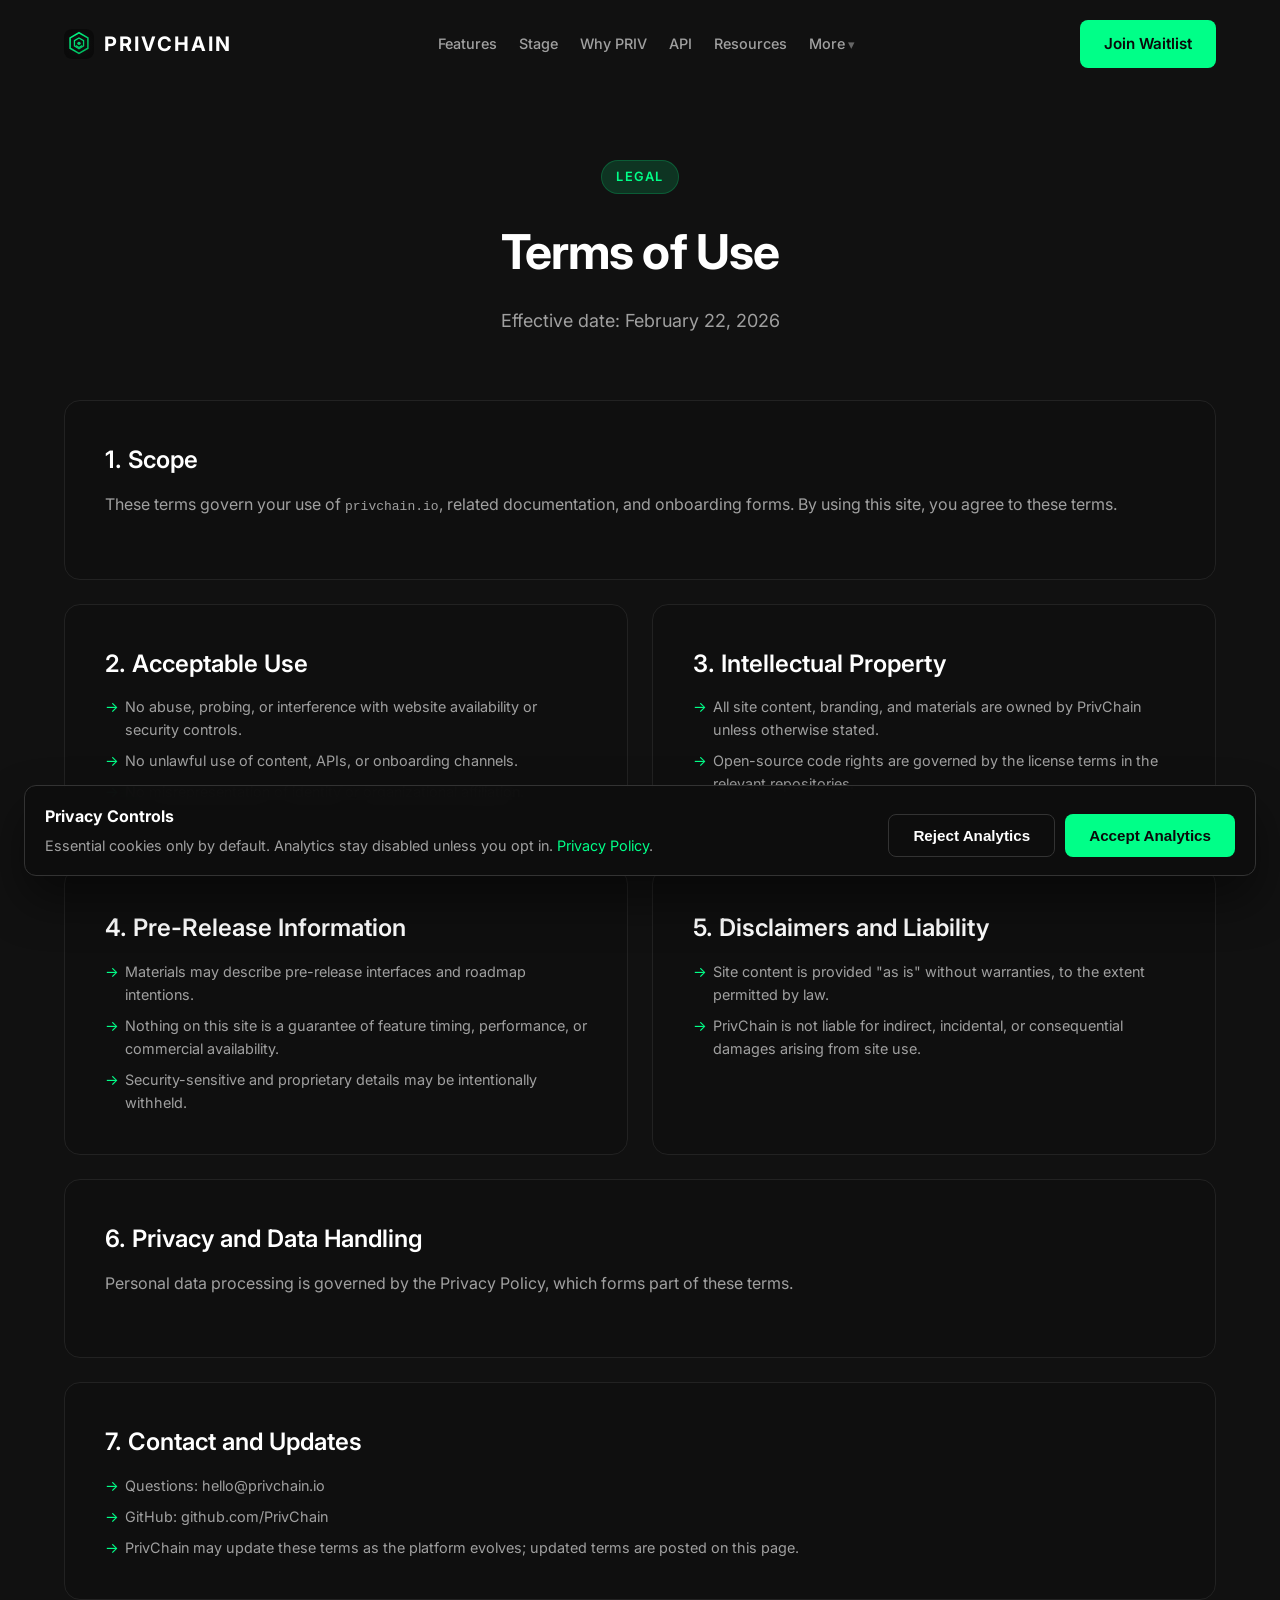
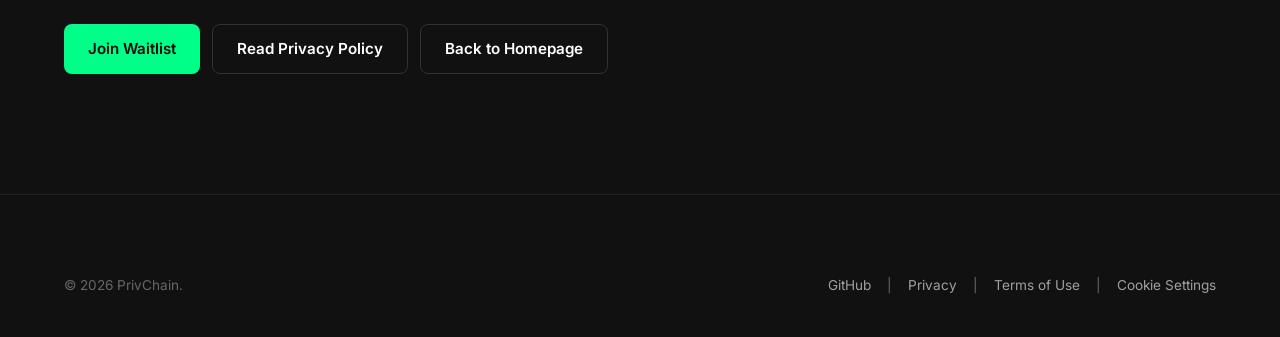
<file: terms.html>
<!DOCTYPE html>
<html lang="en">
<head>
  <meta charset="UTF-8">
  <meta name="viewport" content="width=device-width, initial-scale=1.0">
  <meta name="description" content="PrivChain Terms of Use for website access, partner onboarding submissions, and acceptable use.">
  <meta name="robots" content="index,follow,max-image-preview:large,max-snippet:-1,max-video-preview:-1">
  <meta property="og:title" content="PrivChain Terms of Use">
  <meta property="og:description" content="Terms governing use of privchain.io and related onboarding materials.">
  <meta property="og:type" content="website">
  <meta property="og:url" content="https://privchain.io/terms.html">
  <meta property="og:image" content="https://privchain.io/assets/brand/social-card-resources-1200x630.png">
  <meta name="twitter:card" content="summary_large_image">
  <meta name="twitter:title" content="PrivChain Terms of Use">
  <meta name="twitter:description" content="Usage terms for PrivChain website and partner onboarding interfaces.">
  <meta name="twitter:image" content="https://privchain.io/assets/brand/social-card-resources-1200x630.png">
  <meta name="theme-color" content="#0a0a0a">
  <link rel="canonical" href="https://privchain.io/terms.html">
  <link rel="alternate" type="text/markdown" href="https://privchain.io/llms-full.txt">
  <title>PrivChain Terms of Use</title>
  <link rel="preconnect" href="https://fonts.googleapis.com">
  <link rel="preconnect" href="https://fonts.gstatic.com" crossorigin>
  <link href="https://fonts.googleapis.com/css2?family=Inter:wght@300;400;500;600;700;800&amp;display=swap" rel="stylesheet">
  <link rel="stylesheet" href="styles.css">
</head>
<body>
  <nav class="navbar">
    <div class="container nav-container">
      <a href="index.html" class="logo" aria-label="PrivChain Home">
        <img class="logo-image" src="assets/brand/logo-mark.svg" alt="PrivChain logo">
        <span class="logo-text">PRIVCHAIN</span>
      </a>
      <ul class="nav-links">
        <li><a href="index.html#features">Features</a></li>
        <li><a href="index.html#stage">Stage</a></li>
        <li><a href="contract-economy.html">Why PRIV</a></li>
        <li><a href="api.html">API</a></li>
        <li><a href="resources.html">Resources</a></li>
        <li>
          <details class="nav-more">
            <summary>More</summary>
            <ul class="nav-more-menu">
              <li><a href="faq.html">FAQ</a></li>
              <li><a href="privpedia.html">Privpedia</a></li>
              <li><a href="mission.html">Mission</a></li>
              <li><a href="security.html">Security</a></li>
              <li><a href="developers.html">Developers</a></li>
              <li><a href="index.html#community">Community</a></li>
              <li><a href="index.html#roadmap">Execution</a></li>
              <li><a href="signup.html">Signup</a></li>
            </ul>
          </details>
        </li>
      </ul>
      <a href="signup.html" class="btn btn-primary nav-cta" data-funnel-cta="nav">Join Waitlist</a>
      <button class="mobile-menu-btn" aria-label="Toggle menu">
        <span></span>
        <span></span>
        <span></span>
      </button>
    </div>
  </nav>

  <section class="resource-hub" style="padding-top: 160px; min-height: 100vh;">
    <div class="container">
      <div class="section-header">
        <span class="section-tag">Legal</span>
        <h1 class="section-title">Terms of Use</h1>
        <p class="section-subtitle">Effective date: February 22, 2026</p>
      </div>

      <div class="feature-card" style="opacity: 1; transform: none; margin-bottom: 24px;">
        <h3 class="feature-title">1. Scope</h3>
        <p class="feature-description">These terms govern your use of <code>privchain.io</code>, related documentation, and onboarding forms. By using this site, you agree to these terms.</p>
      </div>

      <div class="features-grid" style="margin-bottom: 24px;">
        <article class="feature-card" style="opacity: 1; transform: none;">
          <h3 class="feature-title">2. Acceptable Use</h3>
          <ul class="feature-list">
            <li>No abuse, probing, or interference with website availability or security controls.</li>
            <li>No unlawful use of content, APIs, or onboarding channels.</li>
            <li>No misrepresentation of identity or organizational affiliation.</li>
          </ul>
        </article>
        <article class="feature-card" style="opacity: 1; transform: none;">
          <h3 class="feature-title">3. Intellectual Property</h3>
          <ul class="feature-list">
            <li>All site content, branding, and materials are owned by PrivChain unless otherwise stated.</li>
            <li>Open-source code rights are governed by the license terms in the relevant repositories.</li>
          </ul>
        </article>
      </div>

      <div class="features-grid" style="margin-bottom: 24px;">
        <article class="feature-card" style="opacity: 1; transform: none;">
          <h3 class="feature-title">4. Pre-Release Information</h3>
          <ul class="feature-list">
            <li>Materials may describe pre-release interfaces and roadmap intentions.</li>
            <li>Nothing on this site is a guarantee of feature timing, performance, or commercial availability.</li>
            <li>Security-sensitive and proprietary details may be intentionally withheld.</li>
          </ul>
        </article>
        <article class="feature-card" style="opacity: 1; transform: none;">
          <h3 class="feature-title">5. Disclaimers and Liability</h3>
          <ul class="feature-list">
            <li>Site content is provided "as is" without warranties, to the extent permitted by law.</li>
            <li>PrivChain is not liable for indirect, incidental, or consequential damages arising from site use.</li>
          </ul>
        </article>
      </div>

      <div class="feature-card" style="opacity: 1; transform: none; margin-bottom: 24px;">
        <h3 class="feature-title">6. Privacy and Data Handling</h3>
        <p class="feature-description">Personal data processing is governed by the <a href="privacy.html">Privacy Policy</a>, which forms part of these terms.</p>
      </div>

      <div class="feature-card" style="opacity: 1; transform: none;">
        <h3 class="feature-title">7. Contact and Updates</h3>
        <ul class="feature-list">
          <li>Questions: <a href="mailto:hello@privchain.io">hello@privchain.io</a></li>
          <li>GitHub: <a href="https://github.com/PrivChain" target="_blank" rel="noopener">github.com/PrivChain</a></li>
          <li>PrivChain may update these terms as the platform evolves; updated terms are posted on this page.</li>
        </ul>
      </div>

      <div style="margin-top: 24px; display: flex; gap: 12px; flex-wrap: wrap;">
        <a class="btn btn-primary" href="signup.html" data-funnel-cta="terms_page">Join Waitlist</a>
        <a class="btn btn-secondary" href="privacy.html">Read Privacy Policy</a>
        <a class="btn btn-secondary" href="index.html">Back to Homepage</a>
      </div>
    </div>
  </section>

  <footer class="footer">
    <div class="container">
      <div class="footer-bottom" style="border-top: none; padding-top: 0;">
        <p>&copy; 2026 PrivChain.</p>
        <div class="footer-legal">
          <a href="https://github.com/PrivChain" target="_blank" rel="noopener">GitHub</a>
          <span>|</span>
          <a href="privacy.html">Privacy</a>
          <span>|</span>
          <a href="terms.html">Terms of Use</a>
          <span>|</span>
          <a href="#cookie-settings" data-open-consent>Cookie Settings</a>
        </div>
      </div>
    </div>
  </footer>

  <script src="assets/js/funnel.js"></script>
  <script>
    document.querySelector('.mobile-menu-btn').addEventListener('click', function() {
      document.querySelector('.nav-links').classList.toggle('active');
      this.classList.toggle('active');
    });

    window.addEventListener('scroll', function() {
      const navbar = document.querySelector('.navbar');
      if (window.scrollY > 50) {
        navbar.classList.add('scrolled');
      } else {
        navbar.classList.remove('scrolled');
      }
    });
  </script>
  <script src="assets/js/consent.js"></script>
  <script src="assets/js/analytics-config.js"></script>
  <script src="assets/js/analytics.js"></script>
</body>
</html>
</file>
<file: styles.css>
/* ===================================
   PrivChain Website Styles
   Dark Theme | Modern Crypto Aesthetic
   =================================== */

/* CSS Variables */
:root {
    --bg-primary: #0a0a0a;
    --bg-secondary: #111111;
    --bg-tertiary: #1a1a1a;
    --bg-card: #0f0f0f;
    --accent: #00ff88;
    --accent-dim: #00cc6a;
    --accent-glow: rgba(0, 255, 136, 0.15);
    --text-primary: #ffffff;
    --text-secondary: #a0a0a0;
    --text-tertiary: #666666;
    --border: #222222;
    --border-light: #333333;
    --gradient-start: #00ff88;
    --gradient-end: #00aa55;
    --font-family: 'Inter', -apple-system, BlinkMacSystemFont, 'Segoe UI', Roboto, sans-serif;
    --transition-fast: 0.15s ease;
    --transition-normal: 0.3s ease;
    --transition-slow: 0.5s ease;
    --container-width: 1200px;
    --section-padding: 120px;
}

/* Reset & Base */
*, *::before, *::after {
    box-sizing: border-box;
    margin: 0;
    padding: 0;
}

html {
    scroll-behavior: smooth;
    -webkit-font-smoothing: antialiased;
    -moz-osx-font-smoothing: grayscale;
}

body {
    font-family: var(--font-family);
    background: var(--bg-primary);
    color: var(--text-primary);
    line-height: 1.6;
    overflow-x: hidden;
}

a {
    color: inherit;
    text-decoration: none;
    transition: color var(--transition-fast);
}

ul {
    list-style: none;
}

img {
    max-width: 100%;
    height: auto;
}

/* Container */
.container {
    max-width: var(--container-width);
    margin: 0 auto;
    padding: 0 24px;
}

/* ===================================
   Navigation
   =================================== */
.navbar {
    position: fixed;
    top: 0;
    left: 0;
    right: 0;
    z-index: 1000;
    padding: 20px 0;
    transition: all var(--transition-normal);
    background: transparent;
}

.navbar.scrolled {
    padding: 12px 0;
    background: rgba(10, 10, 10, 0.9);
    backdrop-filter: blur(20px);
    border-bottom: 1px solid var(--border);
}

.nav-container {
    display: flex;
    align-items: center;
    justify-content: space-between;
}

.logo {
    display: flex;
    align-items: center;
    gap: 10px;
    font-weight: 700;
    font-size: 1.25rem;
}

.logo-icon {
    color: var(--accent);
    font-size: 1.5rem;
}

.logo-image {
    width: 30px;
    height: 30px;
    border-radius: 8px;
}

.logo-text {
    letter-spacing: 0.1em;
}

.nav-links {
    display: flex;
    align-items: center;
    gap: 22px;
}

.nav-links > li {
    position: relative;
}

.nav-links a {
    font-size: 0.9rem;
    font-weight: 500;
    color: var(--text-secondary);
    transition: color var(--transition-fast);
}

.nav-links a:hover {
    color: var(--accent);
}

.nav-more {
    position: relative;
}

.nav-more summary {
    list-style: none;
    cursor: pointer;
    font-size: 0.9rem;
    font-weight: 500;
    color: var(--text-secondary);
    transition: color var(--transition-fast);
}

.nav-more summary::-webkit-details-marker {
    display: none;
}

.nav-more summary::after {
    content: " ▾";
    font-size: 0.8rem;
    color: var(--text-tertiary);
}

.nav-more:hover summary,
.nav-more[open] summary {
    color: var(--accent);
}

.nav-more-menu {
    display: none;
    position: absolute;
    top: calc(100% + 12px);
    right: 0;
    min-width: 210px;
    padding: 8px;
    border: 1px solid var(--border-light);
    border-radius: 10px;
    background: rgba(12, 12, 12, 0.96);
    backdrop-filter: blur(14px);
    box-shadow: 0 14px 32px rgba(0, 0, 0, 0.35);
    z-index: 20;
}

.nav-more[open] .nav-more-menu {
    display: block;
}

.nav-more-menu li {
    width: 100%;
}

.nav-more-menu a {
    display: block;
    width: 100%;
    padding: 8px 10px;
    border-radius: 7px;
}

.nav-more-menu a:hover {
    background: rgba(255, 255, 255, 0.04);
}

.nav-cta {
    margin-left: 20px;
}

.mobile-menu-btn {
    display: none;
    flex-direction: column;
    gap: 5px;
    background: none;
    border: none;
    cursor: pointer;
    padding: 5px;
}

.mobile-menu-btn span {
    display: block;
    width: 24px;
    height: 2px;
    background: var(--text-primary);
    transition: all var(--transition-fast);
}

.mobile-menu-btn.active span:nth-child(1) {
    transform: rotate(45deg) translate(5px, 5px);
}

.mobile-menu-btn.active span:nth-child(2) {
    opacity: 0;
}

.mobile-menu-btn.active span:nth-child(3) {
    transform: rotate(-45deg) translate(5px, -5px);
}

/* ===================================
   Buttons
   =================================== */
.btn {
    display: inline-flex;
    align-items: center;
    gap: 10px;
    padding: 12px 24px;
    border-radius: 8px;
    font-weight: 600;
    font-size: 0.95rem;
    cursor: pointer;
    border: none;
    transition: all var(--transition-fast);
}

.btn-lg {
    padding: 16px 32px;
    font-size: 1rem;
}

.btn-primary {
    background: var(--accent);
    color: var(--bg-primary);
}

.btn-primary:hover {
    background: var(--accent-dim);
    transform: translateY(-2px);
    box-shadow: 0 10px 40px var(--accent-glow);
}

.btn-secondary {
    background: transparent;
    color: var(--text-primary);
    border: 1px solid var(--border-light);
}

.btn-secondary:hover {
    border-color: var(--accent);
    color: var(--accent);
}

.btn-icon {
    width: 18px;
    height: 18px;
}

/* ===================================
   Hero Section
   =================================== */
.hero {
    position: relative;
    min-height: 100vh;
    display: flex;
    flex-direction: column;
    justify-content: center;
    padding: 120px 0 80px;
    overflow: hidden;
}

.hero-bg {
    position: absolute;
    inset: 0;
    z-index: 0;
}

.hero-gradient {
    position: absolute;
    top: -50%;
    left: 50%;
    transform: translateX(-50%);
    width: 150%;
    height: 150%;
    background: radial-gradient(ellipse at center, var(--accent-glow) 0%, transparent 60%);
    opacity: 0.5;
    animation: pulse 8s ease-in-out infinite;
}

@keyframes pulse {
    0%, 100% { opacity: 0.3; transform: translateX(-50%) scale(1); }
    50% { opacity: 0.5; transform: translateX(-50%) scale(1.1); }
}

.hero-grid {
    position: absolute;
    inset: 0;
    background-image: 
        linear-gradient(rgba(255,255,255,0.03) 1px, transparent 1px),
        linear-gradient(90deg, rgba(255,255,255,0.03) 1px, transparent 1px);
    background-size: 60px 60px;
    mask-image: radial-gradient(ellipse at center, black 30%, transparent 70%);
}

.hero-content {
    position: relative;
    z-index: 1;
    text-align: center;
    max-width: 900px;
    margin: 0 auto;
}

.hero-badge {
    display: inline-flex;
    align-items: center;
    gap: 8px;
    padding: 8px 16px;
    background: var(--bg-tertiary);
    border: 1px solid var(--border);
    border-radius: 50px;
    font-size: 0.85rem;
    color: var(--text-secondary);
    margin-bottom: 32px;
    animation: fadeInUp 0.6s ease;
}

.badge-dot {
    width: 8px;
    height: 8px;
    background: var(--accent);
    border-radius: 50%;
    animation: blink 2s ease-in-out infinite;
}

@keyframes blink {
    0%, 100% { opacity: 1; }
    50% { opacity: 0.4; }
}

.hero-title {
    font-size: clamp(3rem, 8vw, 5rem);
    font-weight: 800;
    line-height: 1.1;
    margin-bottom: 24px;
    letter-spacing: -0.02em;
    animation: fadeInUp 0.6s ease 0.1s both;
}

.gradient-text {
    background: linear-gradient(135deg, var(--gradient-start), var(--gradient-end));
    -webkit-background-clip: text;
    -webkit-text-fill-color: transparent;
    background-clip: text;
}

.hero-subtitle {
    font-size: 1.25rem;
    color: var(--text-secondary);
    max-width: 700px;
    margin: 0 auto 40px;
    line-height: 1.7;
    animation: fadeInUp 0.6s ease 0.2s both;
}

.hero-stats {
    display: flex;
    justify-content: center;
    align-items: center;
    gap: 40px;
    margin-bottom: 48px;
    animation: fadeInUp 0.6s ease 0.3s both;
}

.stat {
    text-align: center;
}

.stat-value {
    display: block;
    font-size: 2rem;
    font-weight: 700;
    color: var(--accent);
}

.stat-label {
    font-size: 0.85rem;
    color: var(--text-tertiary);
    text-transform: uppercase;
    letter-spacing: 0.1em;
}

.stat-divider {
    width: 1px;
    height: 40px;
    background: var(--border);
}

.hero-cta {
    display: flex;
    justify-content: center;
    gap: 16px;
    animation: fadeInUp 0.6s ease 0.4s both;
}

.hero-token-link {
    margin: 0 0 18px;
    display: flex;
    justify-content: center;
    animation: fadeInUp 0.6s ease 0.25s both;
}

.hero-token-link a {
    display: inline-flex;
    align-items: center;
    justify-content: center;
    padding: 10px 14px;
    border-radius: 10px;
    border: 1px solid var(--border-light);
    background: rgba(255, 255, 255, 0.03);
    color: var(--accent);
    font-weight: 600;
}

.hero-token-link a:hover {
    border-color: var(--accent);
    background: rgba(0, 255, 136, 0.08);
    color: var(--accent-dim);
}

.hero-token-proof {
    margin: 24px auto 0;
    width: min(100%, 980px);
    display: grid;
    grid-template-columns: repeat(auto-fit, minmax(200px, 1fr));
    gap: 12px;
    animation: fadeInUp 0.6s ease 0.5s both;
}

.hero-token-proof-item {
    border: 1px solid var(--border-light);
    border-radius: 10px;
    padding: 12px 12px;
    background: rgba(255, 255, 255, 0.02);
    text-align: center;
}

.hero-token-proof-label {
    display: block;
    font-size: 0.72rem;
    letter-spacing: 0.09em;
    text-transform: uppercase;
    color: var(--text-tertiary);
    margin-bottom: 5px;
}

.hero-token-proof-value {
    display: block;
    font-size: 0.9rem;
    color: var(--text-primary);
    font-weight: 600;
}

.hero-scroll {
    position: absolute;
    bottom: 40px;
    left: 50%;
    transform: translateX(-50%);
    text-align: center;
    animation: fadeIn 0.6s ease 1s both;
}

.hero-scroll span {
    display: block;
    font-size: 0.75rem;
    color: var(--text-tertiary);
    text-transform: uppercase;
    letter-spacing: 0.15em;
    margin-bottom: 12px;
}

.scroll-indicator {
    width: 24px;
    height: 40px;
    border: 2px solid var(--border-light);
    border-radius: 12px;
    margin: 0 auto;
    position: relative;
}

.scroll-indicator::after {
    content: '';
    position: absolute;
    top: 8px;
    left: 50%;
    transform: translateX(-50%);
    width: 4px;
    height: 8px;
    background: var(--accent);
    border-radius: 2px;
    animation: scrollBounce 2s ease-in-out infinite;
}

@keyframes scrollBounce {
    0%, 100% { top: 8px; opacity: 1; }
    50% { top: 20px; opacity: 0.5; }
}

@keyframes fadeInUp {
    from { opacity: 0; transform: translateY(30px); }
    to { opacity: 1; transform: translateY(0); }
}

@keyframes fadeIn {
    from { opacity: 0; }
    to { opacity: 1; }
}

/* ===================================
   Section Styles
   =================================== */
.section-header {
    text-align: center;
    margin-bottom: 64px;
}

.section-tag {
    display: inline-block;
    padding: 6px 14px;
    background: var(--accent-glow);
    border: 1px solid rgba(0, 255, 136, 0.2);
    border-radius: 50px;
    font-size: 0.8rem;
    font-weight: 600;
    color: var(--accent);
    text-transform: uppercase;
    letter-spacing: 0.1em;
    margin-bottom: 20px;
}

.section-title {
    font-size: clamp(2rem, 5vw, 3rem);
    font-weight: 700;
    margin-bottom: 16px;
    letter-spacing: -0.02em;
}

.section-subtitle {
    font-size: 1.125rem;
    color: var(--text-secondary);
    max-width: 600px;
    margin: 0 auto;
}

/* ===================================
   Features Section
   =================================== */
.features {
    padding: var(--section-padding) 0;
    background: var(--bg-secondary);
}

.features-grid {
    display: grid;
    grid-template-columns: repeat(2, 1fr);
    gap: 24px;
}

.feature-card {
    background: var(--bg-card);
    border: 1px solid var(--border);
    border-radius: 16px;
    padding: 40px;
    transition: all var(--transition-normal);
    opacity: 0;
    transform: translateY(30px);
}

.feature-card.animate {
    opacity: 1;
    transform: translateY(0);
}

.feature-card:hover {
    border-color: var(--accent);
    transform: translateY(-4px);
    box-shadow: 0 20px 60px rgba(0, 0, 0, 0.3);
}

.feature-icon {
    width: 56px;
    height: 56px;
    background: var(--accent-glow);
    border-radius: 12px;
    display: flex;
    align-items: center;
    justify-content: center;
    margin-bottom: 24px;
}

.feature-icon svg {
    width: 28px;
    height: 28px;
    color: var(--accent);
}

.feature-title {
    font-size: 1.5rem;
    font-weight: 600;
    margin-bottom: 12px;
}

.feature-description {
    color: var(--text-secondary);
    margin-bottom: 20px;
    line-height: 1.7;
}

.feature-list {
    display: flex;
    flex-direction: column;
    gap: 8px;
}

.feature-list li {
    font-size: 0.9rem;
    color: var(--text-secondary);
    padding-left: 20px;
    position: relative;
}

.feature-list li::before {
    content: '→';
    position: absolute;
    left: 0;
    color: var(--accent);
}

/* ===================================
   Resource Sections
   =================================== */
.resource-hub {
    padding: var(--section-padding) 0;
    background: var(--bg-secondary);
}

.resource-grid {
    display: grid;
    grid-template-columns: repeat(2, minmax(0, 1fr));
    gap: 24px;
}

.resource-card {
    background: var(--bg-card);
    border: 1px solid var(--border);
    border-radius: 16px;
    padding: 32px;
    opacity: 0;
    transform: translateY(24px);
    transition: all var(--transition-normal);
}

.resource-card.animate {
    opacity: 1;
    transform: translateY(0);
}

.resource-card:hover {
    border-color: var(--accent);
    transform: translateY(-3px);
}

.resource-card h3 {
    font-size: 1.35rem;
    margin-bottom: 12px;
}

.resource-card p {
    color: var(--text-secondary);
    margin-bottom: 16px;
    line-height: 1.7;
}

.resource-card a {
    color: var(--accent);
    font-weight: 600;
}

.resource-card a:hover {
    color: var(--accent-dim);
}

/* ===================================
   Signup Funnel
   =================================== */
.signup-form {
    display: flex;
    flex-direction: column;
    gap: 20px;
}

.signup-grid {
    display: grid;
    grid-template-columns: repeat(2, minmax(0, 1fr));
    gap: 16px;
}

.signup-form label {
    display: flex;
    flex-direction: column;
    gap: 8px;
}

.signup-form label span {
    font-size: 0.9rem;
    color: var(--text-secondary);
    font-weight: 500;
}

.signup-form input,
.signup-form select,
.signup-form textarea {
    width: 100%;
    background: var(--bg-tertiary);
    color: var(--text-primary);
    border: 1px solid var(--border-light);
    border-radius: 10px;
    padding: 12px 14px;
    font-family: var(--font-family);
    font-size: 0.95rem;
    transition: border-color var(--transition-fast), box-shadow var(--transition-fast);
}

.signup-form input:focus,
.signup-form select:focus,
.signup-form textarea:focus {
    outline: none;
    border-color: var(--accent);
    box-shadow: 0 0 0 3px var(--accent-glow);
}

.signup-textarea textarea {
    min-height: 120px;
    resize: vertical;
}

.signup-consent {
    flex-direction: row !important;
    align-items: flex-start;
    gap: 10px !important;
}

.signup-consent input[type="checkbox"] {
    width: 18px;
    height: 18px;
    margin-top: 2px;
    accent-color: var(--accent);
}

/* ===================================
   Glossary Section
   =================================== */
.glossary {
    padding: var(--section-padding) 0;
}

.glossary-grid {
    display: grid;
    grid-template-columns: repeat(3, minmax(0, 1fr));
    gap: 20px;
}

.glossary-item {
    background: var(--bg-card);
    border: 1px solid var(--border);
    border-radius: 14px;
    padding: 24px;
    opacity: 0;
    transform: translateY(20px);
    transition: all var(--transition-normal);
}

.glossary-item.animate {
    opacity: 1;
    transform: translateY(0);
}

.glossary-item:hover {
    border-color: var(--border-light);
}

.glossary-item h3 {
    font-size: 1.1rem;
    margin-bottom: 10px;
}

.glossary-item p {
    color: var(--text-secondary);
    font-size: 0.95rem;
}

/* ===================================
   FAQ Section
   =================================== */
.faq-section {
    padding: var(--section-padding) 0;
    background: var(--bg-secondary);
}

.faq-list {
    max-width: 860px;
    margin: 0 auto;
    display: flex;
    flex-direction: column;
    gap: 12px;
}

.faq-item {
    background: var(--bg-card);
    border: 1px solid var(--border);
    border-radius: 12px;
    overflow: hidden;
}

.faq-item summary {
    list-style: none;
    cursor: pointer;
    padding: 18px 22px;
    font-size: 1rem;
    font-weight: 600;
    position: relative;
}

.faq-item summary::-webkit-details-marker {
    display: none;
}

.faq-item summary::after {
    content: '+';
    position: absolute;
    right: 18px;
    top: 50%;
    transform: translateY(-50%);
    color: var(--accent);
    font-size: 1.25rem;
    line-height: 1;
}

.faq-item[open] summary::after {
    content: '-';
}

.faq-item p {
    color: var(--text-secondary);
    padding: 0 22px 18px;
    line-height: 1.7;
}

/* ===================================
   How It Works Section
   =================================== */
.how-it-works {
    padding: var(--section-padding) 0;
}

.steps-container {
    max-width: 800px;
    margin: 0 auto;
}

.step {
    display: flex;
    gap: 32px;
    opacity: 0;
    transform: translateY(30px);
    transition: all 0.5s ease;
}

.step.animate {
    opacity: 1;
    transform: translateY(0);
}

.step-number {
    flex-shrink: 0;
    width: 80px;
    height: 80px;
    background: var(--accent-glow);
    border: 2px solid var(--accent);
    border-radius: 16px;
    display: flex;
    align-items: center;
    justify-content: center;
    font-size: 1.5rem;
    font-weight: 700;
    color: var(--accent);
}

.step-content {
    flex: 1;
    padding-bottom: 48px;
}

.step-title {
    font-size: 1.5rem;
    font-weight: 600;
    margin-bottom: 12px;
}

.step-description {
    color: var(--text-secondary);
    line-height: 1.7;
    margin-bottom: 16px;
}

.step-code {
    display: inline-block;
    background: var(--bg-tertiary);
    border: 1px solid var(--border);
    border-radius: 8px;
    padding: 12px 20px;
    font-family: 'SF Mono', 'Fira Code', monospace;
    font-size: 0.9rem;
    color: var(--accent);
}

.step-connector {
    width: 2px;
    height: 40px;
    background: var(--border);
    margin-left: 39px;
    margin-bottom: 24px;
}

/* ===================================
   Tokenomics Section
   =================================== */
.tokenomics {
    padding: var(--section-padding) 0;
    background: var(--bg-secondary);
}

.tokenomics-content {
    display: grid;
    grid-template-columns: 1fr 1fr;
    gap: 60px;
    align-items: center;
}

.tokenomics-chart {
    display: flex;
    flex-direction: column;
    align-items: center;
    gap: 32px;
}

.chart-placeholder {
    position: relative;
    width: 280px;
    height: 280px;
}

.chart-ring {
    width: 100%;
    height: 100%;
    position: relative;
}

.chart-ring svg {
    transform: rotate(-90deg);
}

.chart-segment {
    transition: all var(--transition-normal);
}

.chart-ring:hover .chart-segment {
    filter: brightness(1.2);
}

.chart-center {
    position: absolute;
    top: 50%;
    left: 50%;
    transform: translate(-50%, -50%);
    text-align: center;
}

.chart-total {
    display: block;
    font-size: 2.5rem;
    font-weight: 700;
    color: var(--accent);
}

.chart-label {
    font-size: 0.9rem;
    color: var(--text-tertiary);
    text-transform: uppercase;
    letter-spacing: 0.1em;
}

.chart-legend {
    display: flex;
    flex-direction: column;
    gap: 12px;
}

.legend-item {
    display: flex;
    align-items: center;
    gap: 12px;
    font-size: 0.9rem;
    color: var(--text-secondary);
}

.legend-color {
    width: 16px;
    height: 16px;
    border-radius: 4px;
}

.tokenomics-details {
    display: flex;
    flex-direction: column;
    gap: 32px;
}

.token-info {
    display: grid;
    grid-template-columns: repeat(2, 1fr);
    gap: 16px;
}

.token-stat {
    background: var(--bg-card);
    border: 1px solid var(--border);
    border-radius: 12px;
    padding: 20px;
}

.token-stat-label {
    display: block;
    font-size: 0.8rem;
    color: var(--text-tertiary);
    text-transform: uppercase;
    letter-spacing: 0.05em;
    margin-bottom: 4px;
}

.token-stat-value {
    font-size: 1.25rem;
    font-weight: 600;
    color: var(--text-primary);
}

.utility-list h4 {
    font-size: 1.125rem;
    margin-bottom: 16px;
    color: var(--text-primary);
}

.utility-list ul {
    display: flex;
    flex-direction: column;
    gap: 12px;
}

.utility-list li {
    color: var(--text-secondary);
    padding-left: 20px;
    position: relative;
}

.utility-list li::before {
    content: '◈';
    position: absolute;
    left: 0;
    color: var(--accent);
    font-size: 0.7rem;
}

.utility-list strong {
    color: var(--text-primary);
}

/* ===================================
   Roadmap Section
   =================================== */
.roadmap {
    padding: var(--section-padding) 0;
}

.timeline {
    max-width: 800px;
    margin: 0 auto;
}

.timeline-item {
    display: flex;
    gap: 32px;
    opacity: 0;
    transform: translateX(-30px);
    transition: all 0.5s ease;
}

.timeline-item.animate {
    opacity: 1;
    transform: translateX(0);
}

.timeline-marker {
    display: flex;
    flex-direction: column;
    align-items: center;
    flex-shrink: 0;
}

.marker-dot {
    width: 20px;
    height: 20px;
    border-radius: 50%;
    background: var(--bg-tertiary);
    border: 2px solid var(--border);
    transition: all var(--transition-fast);
}

.timeline-item.active .marker-dot,
.timeline-item.current .marker-dot {
    background: var(--accent);
    border-color: var(--accent);
    box-shadow: 0 0 20px var(--accent-glow);
}

.timeline-item.current .marker-dot {
    animation: pulseRing 2s ease-in-out infinite;
}

@keyframes pulseRing {
    0%, 100% { box-shadow: 0 0 0 0 var(--accent-glow); }
    50% { box-shadow: 0 0 0 10px transparent; }
}

.marker-line {
    width: 2px;
    flex: 1;
    min-height: 60px;
    background: var(--border);
    margin-top: 8px;
}

.timeline-item.active .marker-line {
    background: linear-gradient(to bottom, var(--accent), var(--border));
}

.timeline-content {
    flex: 1;
    padding-bottom: 48px;
}

.timeline-date {
    display: inline-block;
    font-size: 0.8rem;
    font-weight: 600;
    color: var(--accent);
    text-transform: uppercase;
    letter-spacing: 0.1em;
    margin-bottom: 8px;
}

.timeline-title {
    font-size: 1.5rem;
    font-weight: 600;
    margin-bottom: 16px;
}

.timeline-list {
    display: flex;
    flex-direction: column;
    gap: 8px;
    margin-bottom: 16px;
}

.timeline-list li {
    color: var(--text-secondary);
    padding-left: 20px;
    position: relative;
}

.timeline-list li::before {
    content: '•';
    position: absolute;
    left: 0;
    color: var(--text-tertiary);
}

.timeline-status {
    display: inline-block;
    padding: 4px 12px;
    border-radius: 50px;
    font-size: 0.75rem;
    font-weight: 600;
    text-transform: uppercase;
    letter-spacing: 0.05em;
}

.timeline-status.completed {
    background: rgba(0, 255, 136, 0.15);
    color: var(--accent);
}

.timeline-status.in-progress {
    background: rgba(255, 200, 0, 0.15);
    color: #ffc800;
}

.timeline-status.upcoming {
    background: var(--bg-tertiary);
    color: var(--text-tertiary);
}

/* ===================================
   CTA Section
   =================================== */
.cta-section {
    padding: var(--section-padding) 0;
    background: linear-gradient(180deg, var(--bg-primary) 0%, var(--bg-secondary) 100%);
    position: relative;
    overflow: hidden;
}

.cta-section::before {
    content: '';
    position: absolute;
    top: 0;
    left: 50%;
    transform: translateX(-50%);
    width: 150%;
    height: 100%;
    background: radial-gradient(ellipse at center top, var(--accent-glow) 0%, transparent 60%);
    opacity: 0.3;
}

.cta-content {
    position: relative;
    text-align: center;
    max-width: 700px;
    margin: 0 auto;
}

.cta-title {
    font-size: clamp(2rem, 5vw, 3rem);
    font-weight: 700;
    margin-bottom: 16px;
}

.cta-subtitle {
    font-size: 1.125rem;
    color: var(--text-secondary);
    margin-bottom: 32px;
}

.cta-buttons {
    display: flex;
    justify-content: center;
    gap: 16px;
    margin-bottom: 40px;
}

.cta-code {
    display: inline-flex;
    align-items: center;
    gap: 12px;
    background: var(--bg-tertiary);
    border: 1px solid var(--border);
    border-radius: 8px;
    padding: 16px 24px;
}

.cta-code code {
    font-family: 'SF Mono', 'Fira Code', monospace;
    font-size: 0.9rem;
    color: var(--accent);
}

.copy-btn {
    background: none;
    border: none;
    cursor: pointer;
    padding: 4px;
    opacity: 0.6;
    transition: opacity var(--transition-fast);
}

.copy-btn:hover {
    opacity: 1;
}

.copy-btn svg {
    width: 18px;
    height: 18px;
    color: var(--text-secondary);
}

/* ===================================
   Footer
   =================================== */
.footer {
    background: var(--bg-secondary);
    border-top: 1px solid var(--border);
    padding: 80px 0 40px;
}

.footer-main {
    display: grid;
    grid-template-columns: 1.5fr 2fr;
    gap: 60px;
    margin-bottom: 60px;
}

.footer-brand .logo {
    margin-bottom: 16px;
}

.footer-tagline {
    color: var(--text-secondary);
    margin-bottom: 24px;
}

.footer-social {
    display: flex;
    gap: 16px;
}

.footer-social a {
    width: 40px;
    height: 40px;
    background: var(--bg-tertiary);
    border: 1px solid var(--border);
    border-radius: 10px;
    display: flex;
    align-items: center;
    justify-content: center;
    transition: all var(--transition-fast);
}

.footer-social a:hover {
    border-color: var(--accent);
    background: var(--accent-glow);
}

.footer-social svg {
    width: 18px;
    height: 18px;
    color: var(--text-secondary);
    transition: color var(--transition-fast);
}

.footer-social a:hover svg {
    color: var(--accent);
}

.footer-links {
    display: grid;
    grid-template-columns: repeat(3, 1fr);
    gap: 40px;
}

.footer-column h4 {
    font-size: 0.9rem;
    font-weight: 600;
    text-transform: uppercase;
    letter-spacing: 0.05em;
    margin-bottom: 20px;
    color: var(--text-primary);
}

.footer-column ul {
    display: flex;
    flex-direction: column;
    gap: 12px;
}

.footer-column a {
    font-size: 0.9rem;
    color: var(--text-secondary);
    transition: color var(--transition-fast);
}

.footer-column a:hover {
    color: var(--accent);
}

.footer-bottom {
    display: flex;
    justify-content: space-between;
    align-items: center;
    padding-top: 40px;
    border-top: 1px solid var(--border);
    font-size: 0.85rem;
    color: var(--text-tertiary);
}

.footer-bottom a {
    color: var(--text-secondary);
}

.footer-bottom a:hover {
    color: var(--accent);
}

.footer-legal {
    display: flex;
    gap: 16px;
}

.footer-legal span {
    color: var(--text-tertiary);
}

/* ===================================
   Cookie Banner
   =================================== */
.cookie-banner {
    position: fixed;
    left: 24px;
    right: 24px;
    bottom: 24px;
    z-index: 1200;
    display: flex;
    align-items: flex-end;
    justify-content: space-between;
    gap: 20px;
    padding: 18px 20px;
    border: 1px solid var(--border-light);
    border-radius: 12px;
    background: rgba(14, 14, 14, 0.96);
    backdrop-filter: blur(14px);
    box-shadow: 0 24px 48px rgba(0, 0, 0, 0.45);
}

.cookie-banner__content h3 {
    font-size: 1rem;
    margin-bottom: 6px;
}

.cookie-banner__content p {
    color: var(--text-secondary);
    font-size: 0.9rem;
    line-height: 1.5;
}

.cookie-banner__content a {
    color: var(--accent);
}

.cookie-banner__actions {
    display: flex;
    gap: 10px;
    flex-wrap: wrap;
}

.cookie-btn {
    white-space: nowrap;
}

/* ===================================
   Responsive Design
   =================================== */
@media (max-width: 1024px) {
    :root {
        --section-padding: 80px;
    }

    .features-grid {
        gap: 20px;
    }

    .resource-grid {
        gap: 20px;
    }

    .glossary-grid {
        grid-template-columns: repeat(2, minmax(0, 1fr));
    }

    .tokenomics-content {
        gap: 40px;
    }
}

@media (max-width: 768px) {
    .nav-links {
        position: fixed;
        top: 0;
        right: -100%;
        width: 80%;
        max-width: 300px;
        height: 100vh;
        background: var(--bg-secondary);
        flex-direction: column;
        padding: 100px 40px 40px;
        gap: 24px;
        transition: right var(--transition-normal);
        border-left: 1px solid var(--border);
    }

    .nav-links > li {
        width: 100%;
    }

    .nav-links.active {
        right: 0;
    }

    .nav-links a,
    .nav-more summary {
        display: block;
        width: 100%;
        font-size: 1rem;
    }

    .nav-more-menu {
        position: static;
        min-width: 100%;
        margin-top: 8px;
        border-radius: 8px;
        border-color: var(--border);
        box-shadow: none;
        backdrop-filter: none;
    }

    .nav-cta {
        display: none;
    }

    .mobile-menu-btn {
        display: flex;
    }

    .hero-stats {
        flex-wrap: wrap;
        gap: 20px;
    }

    .stat-divider {
        display: none;
    }

    .hero-cta {
        flex-direction: column;
        align-items: center;
    }

    .hero-token-proof {
        grid-template-columns: repeat(auto-fit, minmax(170px, 1fr));
    }

    .features-grid {
        grid-template-columns: 1fr;
    }

    .resource-grid {
        grid-template-columns: 1fr;
    }

    .signup-grid {
        grid-template-columns: 1fr;
    }

    .glossary-grid {
        grid-template-columns: 1fr;
    }

    .feature-card {
        padding: 32px;
    }

    .resource-card {
        padding: 28px;
    }

    .step {
        flex-direction: column;
        gap: 16px;
    }

    .step-number {
        width: 60px;
        height: 60px;
        font-size: 1.25rem;
    }

    .step-connector {
        height: 24px;
        margin-left: 29px;
    }

    .tokenomics-content {
        grid-template-columns: 1fr;
    }

    .token-info {
        grid-template-columns: 1fr;
    }

    .timeline-item {
        gap: 20px;
    }

    .timeline-title {
        font-size: 1.25rem;
    }

    .cta-buttons {
        flex-direction: column;
        align-items: center;
    }

    .cta-code {
        flex-direction: column;
        gap: 8px;
    }

    .cta-code code {
        font-size: 0.8rem;
    }

    .footer-main {
        grid-template-columns: 1fr;
        gap: 40px;
    }

    .footer-links {
        grid-template-columns: repeat(2, 1fr);
    }

    .footer-bottom {
        flex-direction: column;
        gap: 16px;
        text-align: center;
    }

    .cookie-banner {
        left: 14px;
        right: 14px;
        bottom: 14px;
        flex-direction: column;
        align-items: stretch;
        gap: 14px;
    }

    .cookie-banner__actions .btn {
        width: 100%;
        justify-content: center;
    }
}

@media (max-width: 480px) {
    :root {
        --section-padding: 60px;
    }

    .container {
        padding: 0 16px;
    }

    .hero-title {
        font-size: 2.5rem;
    }

    .hero-subtitle {
        font-size: 1rem;
    }

    .section-title {
        font-size: 1.75rem;
    }

    .feature-card {
        padding: 24px;
    }

    .resource-card {
        padding: 24px;
    }

    .feature-title {
        font-size: 1.25rem;
    }

    .chart-placeholder {
        width: 220px;
        height: 220px;
    }

    .hero-token-proof {
        grid-template-columns: 1fr;
    }

    .footer-links {
        grid-template-columns: 1fr;
        gap: 32px;
    }
}

/* ===================================
   Utility Classes
   =================================== */
.sr-only {
    position: absolute;
    width: 1px;
    height: 1px;
    padding: 0;
    margin: -1px;
    overflow: hidden;
    clip: rect(0, 0, 0, 0);
    border: 0;
}
</file>
